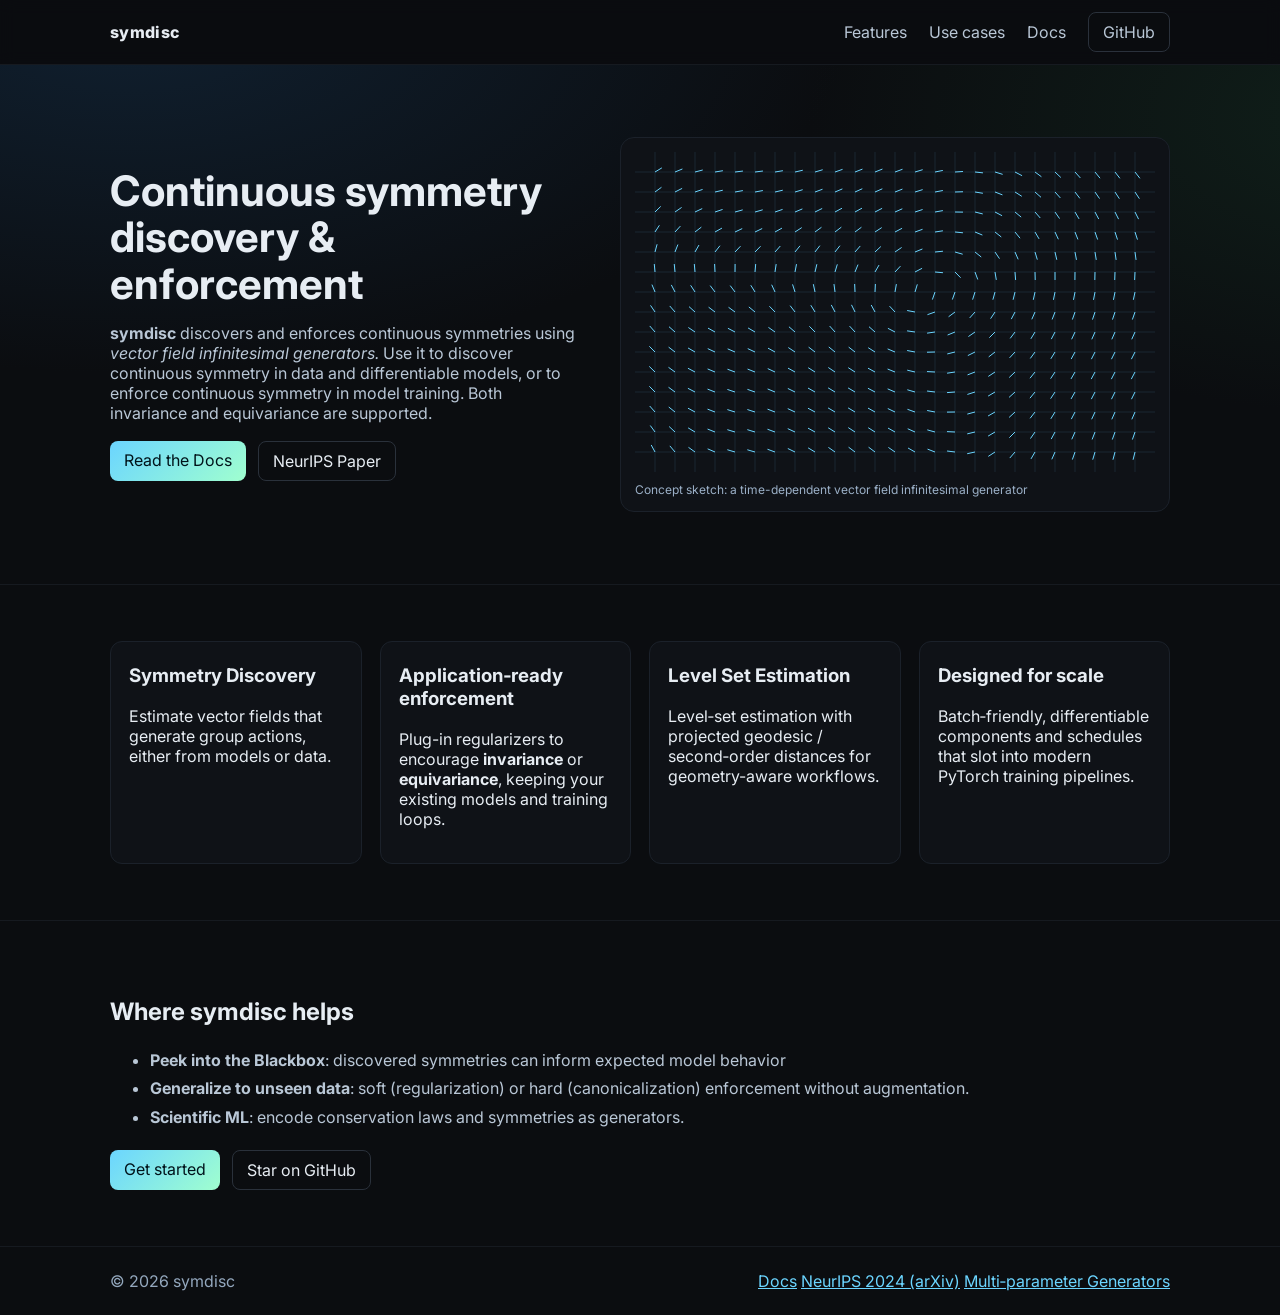
<file: index.html>
<!DOCTYPE html>
<html lang="en">
<head>
  <meta charset="utf-8" />
  <meta name="viewport" content="width=device-width, initial-scale=1" />
  <title>symdisc — Continuous Symmetry Discovery & Enforcement</title>
  <meta name="description" content="symdisc: continuous symmetry discovery & enforcement using vector fields" />
  <link rel="preconnect" href="https://fonts.googleapis.com">
  <link rel="preconnect" href="https://fonts.gstatic.com" crossorigin>
  <link href="https://fonts.googleapis.com/css2?family=Inter:wght@300;400;600;800&display=swap" rel="stylesheet">
  <link rel="stylesheet" href="css/main.css" />
</head>

<body>
  <header class="nav">
    <div class="container nav-inner">
      <div class="brand">symdisc</div>
      <nav class="links">
        <a href="features.html">Features</a>
        <a href="use-cases.html">Use cases</a>
        <a href="docs/">Docs</a>
        <a class="btn" href="https://github.com/KevinMoonLab/SymmetryML" target="_blank" rel="noopener">GitHub</a>
      </nav>
    </div>
  </header>

  <section class="hero">
    <div class="container hero-inner">
      <div class="hero-copy">
        <h1>Continuous symmetry<br/> discovery & enforcement</h1>
        <p>
          <strong>symdisc</strong> discovers and enforces continuous symmetries using <em>vector field infinitesimal generators.</em> Use it to discover continuous symmetry in data and differentiable models, or to enforce continuous symmetry in model training. Both invariance and equivariance are supported. 
        </p>
        <div class="cta">
          <a class="btn primary" href="/docs/">Read the Docs</a>
          <a class="btn ghost" href="https://proceedings.neurips.cc/paper_files/paper/2024/file/cd04ec5aebfbe397c7fd718c35d02e0b-Paper-Conference.pdf" target="_blank" rel="noopener">
            NeurIPS Paper
          </a>
        </div>
      </div>

      <div class="hero-visual">
        <canvas id="vfCanvas" width="520" height="320"></canvas>
        <div class="caption">Concept sketch: a time-dependent vector field infinitesimal generator</div>
      </div>
    </div>
  </section>

  <section id="features" class="features">
    <div class="container grid">
      <div class="card">
        <h3>Symmetry Discovery</h3>
        <p>Estimate vector fields that generate group actions, either from models or data.</p>
      </div>

      <div class="card">
        <h3>Application‑ready enforcement</h3>
        <p>Plug-in regularizers to encourage <strong>invariance</strong> or <strong>equivariance</strong>, keeping your existing models and training loops.</p>
      </div>

      <div class="card">
        <h3>Level Set Estimation</h3>
        <p>Level‑set estimation with projected geodesic / second‑order distances for geometry-aware workflows.</p>
      </div>

      <div class="card">
        <h3>Designed for scale</h3>
        <p>Batch‑friendly, differentiable components and schedules that slot into modern PyTorch training pipelines.</p>
      </div>
    </div>
  </section>

  <section id="use-cases" class="use-cases">
    <div class="container">
      <h2>Where symdisc helps</h2>
      <ul class="bullets">
        <li><strong>Peek into the Blackbox</strong>: discovered symmetries can inform expected model behavior</li>
        <li><strong>Generalize to unseen data</strong>: soft (regularization) or hard (canonicalization) enforcement without augmentation.</li>
        <li><strong>Scientific ML</strong>: encode conservation laws and symmetries as generators.</li>
      </ul>
      <div class="cta">
        <a class="btn primary" href="/docs/">Get started</a>
        <a class="btn" href="https://github.com/KevinMoonLab/SymmetryML" target="_blank" rel="noopener">
          Star on GitHub
        </a>
      </div>
    </div>
  </section>

  <footer class="footer">
    <div class="container footer-inner">
      <div>© <span id="year"></span> symdisc</div>
      <div class="small-links">
        <a href="docs/">Docs</a>
        <a href="https://arxiv.org/abs/2406.03619" target="_blank" rel="noopener">NeurIPS 2024 (arXiv)</a>
        <a href="https://arxiv.org/abs/2505.08219" target="_blank" rel="noopener">Multi‑parameter Generators</a>
      </div>
    </div>
  </footer>

  <script src="js/main.js"></script>
</body>
</html>
</file>
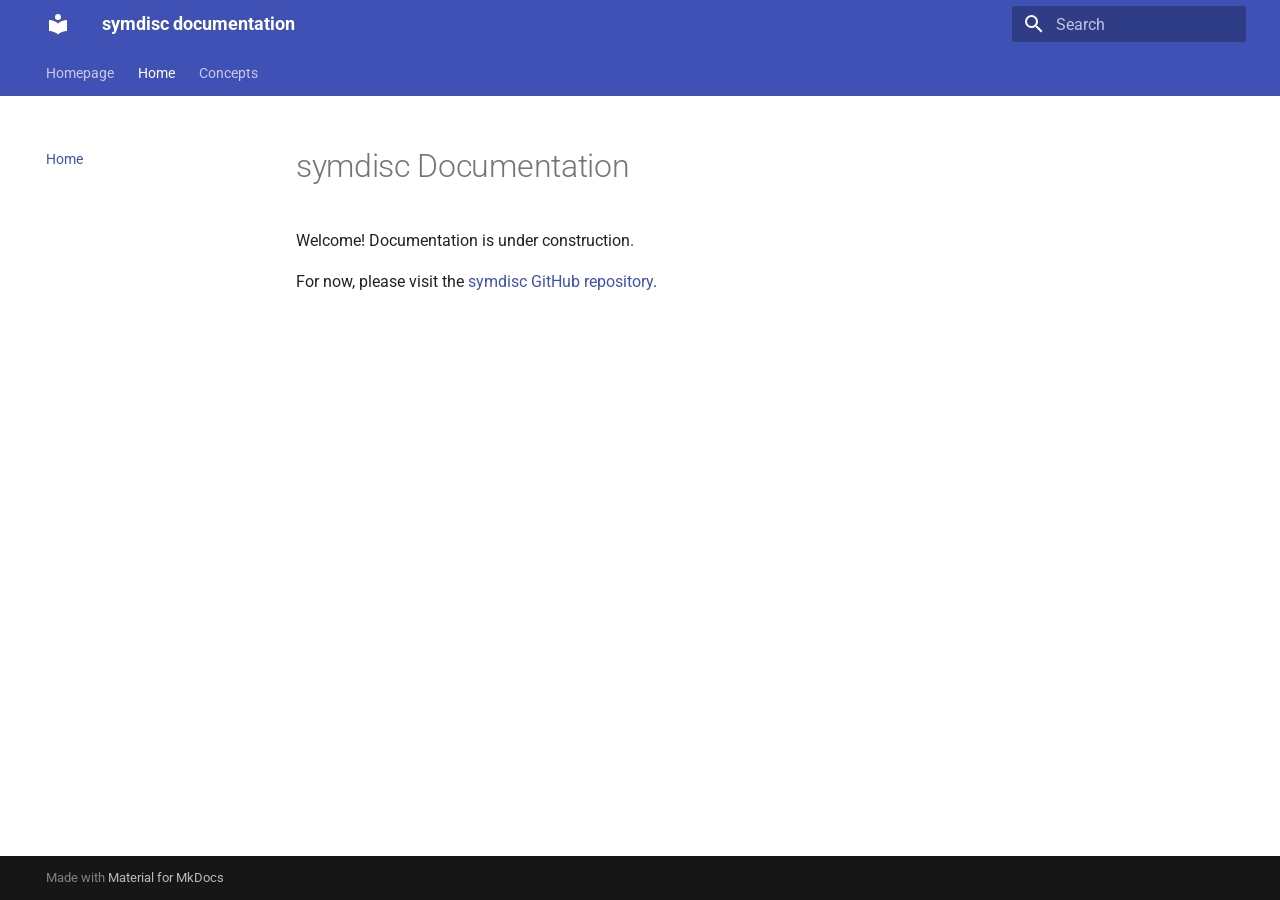
<file: docs/index.html>
<!doctype html>
<html lang="en" class="no-js">
  <head>
    
      <meta charset="utf-8">
      <meta name="viewport" content="width=device-width,initial-scale=1">
      
      
      
      
      
        <link rel="next" href="discovery/">
      
      
        
      
      
      <link rel="icon" href="assets/images/favicon.png">
      <meta name="generator" content="mkdocs-1.6.1, mkdocs-material-9.7.7">
    
    
      
        <title>symdisc documentation</title>
      
    
    
      <link rel="stylesheet" href="assets/stylesheets/main.ec1eaa64.min.css">
      
      


    
    
      
    
    
      
        
        
        <link rel="preconnect" href="https://fonts.gstatic.com" crossorigin>
        <link rel="stylesheet" href="https://fonts.googleapis.com/css?family=Roboto:300,300i,400,400i,700,700i%7CRoboto+Mono:400,400i,700,700i&display=fallback">
        <style>:root{--md-text-font:"Roboto";--md-code-font:"Roboto Mono"}</style>
      
    
    
    <script>__md_scope=new URL(".",location),__md_hash=e=>[...e].reduce(((e,_)=>(e<<5)-e+_.charCodeAt(0)),0),__md_get=(e,_=localStorage,t=__md_scope)=>JSON.parse(_.getItem(t.pathname+"."+e)),__md_set=(e,_,t=localStorage,a=__md_scope)=>{try{t.setItem(a.pathname+"."+e,JSON.stringify(_))}catch(e){}}</script>
    
      

    
    
  </head>
  
  
    <body dir="ltr">
  
    
    <input class="md-toggle" data-md-toggle="drawer" type="checkbox" id="__drawer" autocomplete="off">
    <input class="md-toggle" data-md-toggle="search" type="checkbox" id="__search" autocomplete="off">
    <label class="md-overlay" for="__drawer"></label>
    <div data-md-component="skip">
      
        
        <a href="#symdisc-documentation" class="md-skip">
          Skip to content
        </a>
      
    </div>
    <div data-md-component="announce">
      
    </div>
    
    
      

<header class="md-header" data-md-component="header">
  <nav class="md-header__inner md-grid" aria-label="Header">
    <a href="." title="symdisc documentation" class="md-header__button md-logo" aria-label="symdisc documentation" data-md-component="logo">
      
  
  <svg xmlns="http://www.w3.org/2000/svg" viewBox="0 0 24 24"><path d="M12 8a3 3 0 0 0 3-3 3 3 0 0 0-3-3 3 3 0 0 0-3 3 3 3 0 0 0 3 3m0 3.54C9.64 9.35 6.5 8 3 8v11c3.5 0 6.64 1.35 9 3.54 2.36-2.19 5.5-3.54 9-3.54V8c-3.5 0-6.64 1.35-9 3.54"/></svg>

    </a>
    <label class="md-header__button md-icon" for="__drawer">
      
      <svg xmlns="http://www.w3.org/2000/svg" viewBox="0 0 24 24"><path d="M3 6h18v2H3zm0 5h18v2H3zm0 5h18v2H3z"/></svg>
    </label>
    <div class="md-header__title" data-md-component="header-title">
      <div class="md-header__ellipsis">
        <div class="md-header__topic">
          <span class="md-ellipsis">
            symdisc documentation
          </span>
        </div>
        <div class="md-header__topic" data-md-component="header-topic">
          <span class="md-ellipsis">
            
              Home
            
          </span>
        </div>
      </div>
    </div>
    
    
      <script>var palette=__md_get("__palette");if(palette&&palette.color){if("(prefers-color-scheme)"===palette.color.media){var media=matchMedia("(prefers-color-scheme: light)"),input=document.querySelector(media.matches?"[data-md-color-media='(prefers-color-scheme: light)']":"[data-md-color-media='(prefers-color-scheme: dark)']");palette.color.media=input.getAttribute("data-md-color-media"),palette.color.scheme=input.getAttribute("data-md-color-scheme"),palette.color.primary=input.getAttribute("data-md-color-primary"),palette.color.accent=input.getAttribute("data-md-color-accent")}for(var[key,value]of Object.entries(palette.color))document.body.setAttribute("data-md-color-"+key,value)}</script>
    
    
    
      
      
        <label class="md-header__button md-icon" for="__search">
          
          <svg xmlns="http://www.w3.org/2000/svg" viewBox="0 0 24 24"><path d="M9.5 3A6.5 6.5 0 0 1 16 9.5c0 1.61-.59 3.09-1.56 4.23l.27.27h.79l5 5-1.5 1.5-5-5v-.79l-.27-.27A6.52 6.52 0 0 1 9.5 16 6.5 6.5 0 0 1 3 9.5 6.5 6.5 0 0 1 9.5 3m0 2C7 5 5 7 5 9.5S7 14 9.5 14 14 12 14 9.5 12 5 9.5 5"/></svg>
        </label>
        <div class="md-search" data-md-component="search" role="dialog">
  <label class="md-search__overlay" for="__search"></label>
  <div class="md-search__inner" role="search">
    <form class="md-search__form" name="search">
      <input type="text" class="md-search__input" name="query" aria-label="Search" placeholder="Search" autocapitalize="off" autocorrect="off" autocomplete="off" spellcheck="false" data-md-component="search-query" required>
      <label class="md-search__icon md-icon" for="__search">
        
        <svg xmlns="http://www.w3.org/2000/svg" viewBox="0 0 24 24"><path d="M9.5 3A6.5 6.5 0 0 1 16 9.5c0 1.61-.59 3.09-1.56 4.23l.27.27h.79l5 5-1.5 1.5-5-5v-.79l-.27-.27A6.52 6.52 0 0 1 9.5 16 6.5 6.5 0 0 1 3 9.5 6.5 6.5 0 0 1 9.5 3m0 2C7 5 5 7 5 9.5S7 14 9.5 14 14 12 14 9.5 12 5 9.5 5"/></svg>
        
        <svg xmlns="http://www.w3.org/2000/svg" viewBox="0 0 24 24"><path d="M20 11v2H8l5.5 5.5-1.42 1.42L4.16 12l7.92-7.92L13.5 5.5 8 11z"/></svg>
      </label>
      <nav class="md-search__options" aria-label="Search">
        
        <button type="reset" class="md-search__icon md-icon" title="Clear" aria-label="Clear" tabindex="-1">
          
          <svg xmlns="http://www.w3.org/2000/svg" viewBox="0 0 24 24"><path d="M19 6.41 17.59 5 12 10.59 6.41 5 5 6.41 10.59 12 5 17.59 6.41 19 12 13.41 17.59 19 19 17.59 13.41 12z"/></svg>
        </button>
      </nav>
      
    </form>
    <div class="md-search__output">
      <div class="md-search__scrollwrap" tabindex="0" data-md-scrollfix>
        <div class="md-search-result" data-md-component="search-result">
          <div class="md-search-result__meta">
            Initializing search
          </div>
          <ol class="md-search-result__list" role="presentation"></ol>
        </div>
      </div>
    </div>
  </div>
</div>
      
    
    
  </nav>
  
</header>
    
    <div class="md-container" data-md-component="container">
      
      
        
          
            
<nav class="md-tabs" aria-label="Tabs" data-md-component="tabs">
  <div class="md-grid">
    <ul class="md-tabs__list">
      
        
  
  
  
  
    <li class="md-tabs__item">
      <a href="../index.html" class="md-tabs__link">
        
  
  
    
  
  Homepage

      </a>
    </li>
  

      
        
  
  
  
    
  
  
    <li class="md-tabs__item md-tabs__item--active">
      <a href="." class="md-tabs__link">
        
  
  
    
  
  Home

      </a>
    </li>
  

      
        
  
  
  
  
    
    
      <li class="md-tabs__item">
        <a href="discovery/" class="md-tabs__link">
          
  
  
  Concepts

        </a>
      </li>
    
  

      
    </ul>
  </div>
</nav>
          
        
      
      <main class="md-main" data-md-component="main">
        <div class="md-main__inner md-grid">
          
            
              
              <div class="md-sidebar md-sidebar--primary" data-md-component="sidebar" data-md-type="navigation" >
                <div class="md-sidebar__scrollwrap">
                  <div class="md-sidebar__inner">
                    


  


<nav class="md-nav md-nav--primary md-nav--lifted" aria-label="Navigation" data-md-level="0">
  <label class="md-nav__title" for="__drawer">
    <a href="." title="symdisc documentation" class="md-nav__button md-logo" aria-label="symdisc documentation" data-md-component="logo">
      
  
  <svg xmlns="http://www.w3.org/2000/svg" viewBox="0 0 24 24"><path d="M12 8a3 3 0 0 0 3-3 3 3 0 0 0-3-3 3 3 0 0 0-3 3 3 3 0 0 0 3 3m0 3.54C9.64 9.35 6.5 8 3 8v11c3.5 0 6.64 1.35 9 3.54 2.36-2.19 5.5-3.54 9-3.54V8c-3.5 0-6.64 1.35-9 3.54"/></svg>

    </a>
    symdisc documentation
  </label>
  
  <ul class="md-nav__list" data-md-scrollfix>
    
      
      
  
  
  
  
    <li class="md-nav__item">
      <a href="../index.html" class="md-nav__link">
        
  
  
  <span class="md-ellipsis">
    
  
    Homepage
  

    
  </span>
  
  

      </a>
    </li>
  

    
      
      
  
  
    
  
  
  
    <li class="md-nav__item md-nav__item--active">
      
      <input class="md-nav__toggle md-toggle" type="checkbox" id="__toc">
      
      
        
      
      
      <a href="." class="md-nav__link md-nav__link--active">
        
  
  
  <span class="md-ellipsis">
    
  
    Home
  

    
  </span>
  
  

      </a>
      
    </li>
  

    
      
      
  
  
  
  
    
    
    
    
      
      
        
      
    
    
    <li class="md-nav__item md-nav__item--nested">
      
        
        
        <input class="md-nav__toggle md-toggle " type="checkbox" id="__nav_3" >
        
          
          <label class="md-nav__link" for="__nav_3" id="__nav_3_label" tabindex="0">
            
  
  
  <span class="md-ellipsis">
    
  
    Concepts
  

    
  </span>
  
  

            <span class="md-nav__icon md-icon"></span>
          </label>
        
        <nav class="md-nav" data-md-level="1" aria-labelledby="__nav_3_label" aria-expanded="false">
          <label class="md-nav__title" for="__nav_3">
            <span class="md-nav__icon md-icon"></span>
            
  
    Concepts
  

          </label>
          <ul class="md-nav__list" data-md-scrollfix>
            
              
                
  
  
  
  
    <li class="md-nav__item">
      <a href="discovery/" class="md-nav__link">
        
  
  
  <span class="md-ellipsis">
    
  
    Discovery
  

    
  </span>
  
  

      </a>
    </li>
  

              
            
              
                
  
  
  
  
    <li class="md-nav__item">
      <a href="lse/" class="md-nav__link">
        
  
  
  <span class="md-ellipsis">
    
  
    Level-Set Estimation (LSE)
  

    
  </span>
  
  

      </a>
    </li>
  

              
            
              
                
  
  
  
  
    <li class="md-nav__item">
      <a href="regularization/" class="md-nav__link">
        
  
  
  <span class="md-ellipsis">
    
  
    Regularization
  

    
  </span>
  
  

      </a>
    </li>
  

              
            
              
                
  
  
  
  
    <li class="md-nav__item">
      <a href="canonicalization/" class="md-nav__link">
        
  
  
  <span class="md-ellipsis">
    
  
    Canonicalization (WIP)
  

    
  </span>
  
  

      </a>
    </li>
  

              
            
          </ul>
        </nav>
      
    </li>
  

    
  </ul>
</nav>
                  </div>
                </div>
              </div>
            
            
              
              <div class="md-sidebar md-sidebar--secondary" data-md-component="sidebar" data-md-type="toc" >
                <div class="md-sidebar__scrollwrap">
                  <div class="md-sidebar__inner">
                    

<nav class="md-nav md-nav--secondary" aria-label="Table of contents">
  
  
  
    
  
  
</nav>
                  </div>
                </div>
              </div>
            
          
          
            <div class="md-content" data-md-component="content">
              
              <article class="md-content__inner md-typeset">
                
                  



<h1 id="symdisc-documentation">symdisc Documentation<a class="headerlink" href="#symdisc-documentation" title="Permanent link">&para;</a></h1>
<p>Welcome! Documentation is under construction.</p>
<p>For now, please visit the <a href="https://github.com/KevinMoonLab/SymmetryML">symdisc GitHub repository</a>.</p>












                
              </article>
            </div>
          
          
<script>var target=document.getElementById(location.hash.slice(1));target&&target.name&&(target.checked=target.name.startsWith("__tabbed_"))</script>
        </div>
        
      </main>
      
        <footer class="md-footer">
  
  <div class="md-footer-meta md-typeset">
    <div class="md-footer-meta__inner md-grid">
      <div class="md-copyright">
  
  
    Made with
    <a href="https://squidfunk.github.io/mkdocs-material/" target="_blank" rel="noopener">
      Material for MkDocs
    </a>
  
</div>
      
    </div>
  </div>
</footer>
      
    </div>
    <div class="md-dialog" data-md-component="dialog">
      <div class="md-dialog__inner md-typeset"></div>
    </div>
    
    
    
      
      
      <script id="__config" type="application/json">{"annotate": null, "base": ".", "features": ["navigation.tabs", "navigation.sections", "navigation.instant"], "search": "assets/javascripts/workers/search.2c215733.min.js", "tags": null, "translations": {"clipboard.copied": "Copied to clipboard", "clipboard.copy": "Copy to clipboard", "search.result.more.one": "1 more on this page", "search.result.more.other": "# more on this page", "search.result.none": "No matching documents", "search.result.one": "1 matching document", "search.result.other": "# matching documents", "search.result.placeholder": "Type to start searching", "search.result.term.missing": "Missing", "select.version": "Select version"}, "version": null}</script>
    
    
      <script src="assets/javascripts/bundle.d7400e89.min.js"></script>
      
    
  </body>
</html>
</file>
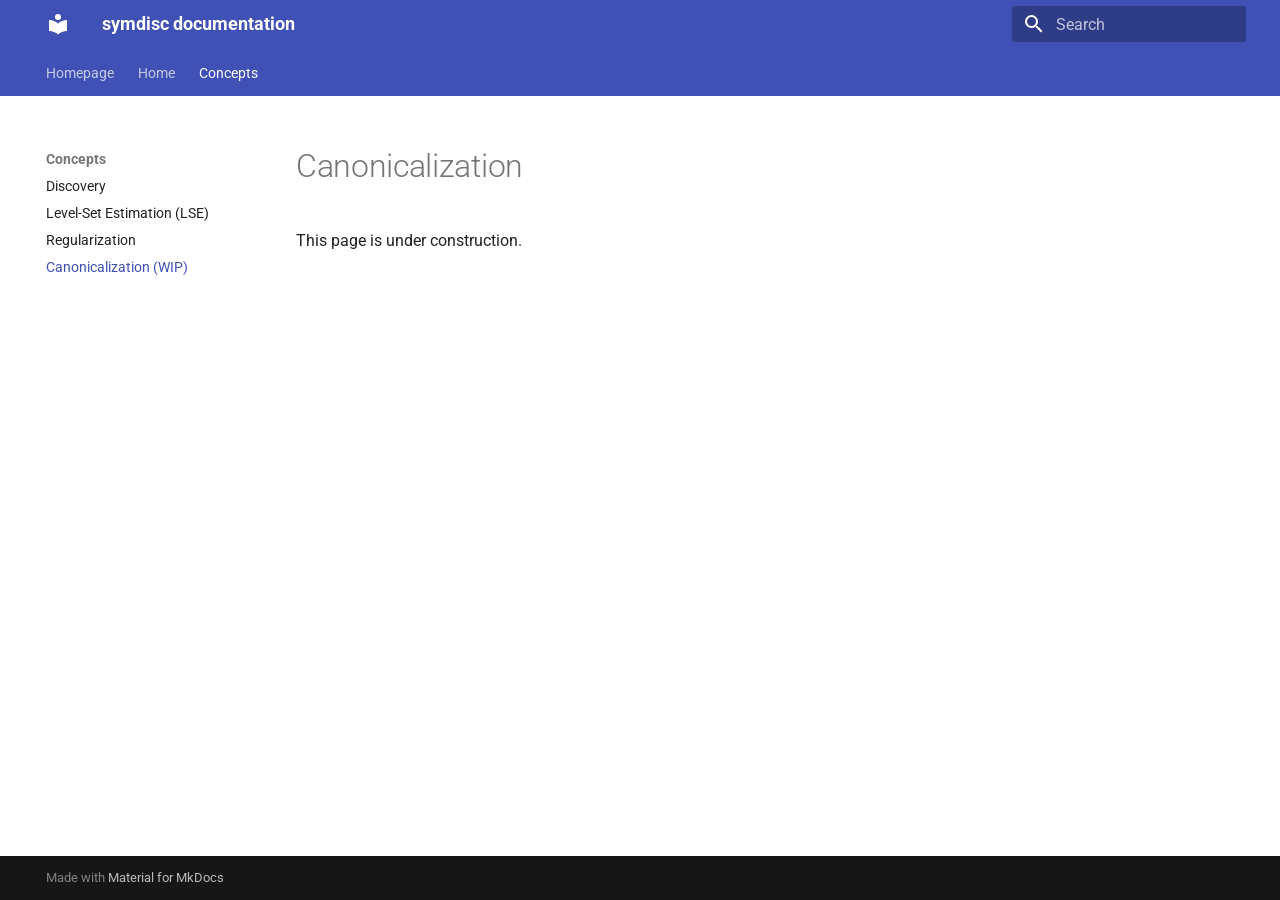
<file: docs/canonicalization/index.html>
<!doctype html>
<html lang="en" class="no-js">
  <head>
    
      <meta charset="utf-8">
      <meta name="viewport" content="width=device-width,initial-scale=1">
      
      
      
      
        <link rel="prev" href="../regularization/">
      
      
      
        
      
      
      <link rel="icon" href="../assets/images/favicon.png">
      <meta name="generator" content="mkdocs-1.6.1, mkdocs-material-9.7.7">
    
    
      
        <title>Canonicalization (WIP) - symdisc documentation</title>
      
    
    
      <link rel="stylesheet" href="../assets/stylesheets/main.ec1eaa64.min.css">
      
      


    
    
      
    
    
      
        
        
        <link rel="preconnect" href="https://fonts.gstatic.com" crossorigin>
        <link rel="stylesheet" href="https://fonts.googleapis.com/css?family=Roboto:300,300i,400,400i,700,700i%7CRoboto+Mono:400,400i,700,700i&display=fallback">
        <style>:root{--md-text-font:"Roboto";--md-code-font:"Roboto Mono"}</style>
      
    
    
    <script>__md_scope=new URL("..",location),__md_hash=e=>[...e].reduce(((e,_)=>(e<<5)-e+_.charCodeAt(0)),0),__md_get=(e,_=localStorage,t=__md_scope)=>JSON.parse(_.getItem(t.pathname+"."+e)),__md_set=(e,_,t=localStorage,a=__md_scope)=>{try{t.setItem(a.pathname+"."+e,JSON.stringify(_))}catch(e){}}</script>
    
      

    
    
  </head>
  
  
    <body dir="ltr">
  
    
    <input class="md-toggle" data-md-toggle="drawer" type="checkbox" id="__drawer" autocomplete="off">
    <input class="md-toggle" data-md-toggle="search" type="checkbox" id="__search" autocomplete="off">
    <label class="md-overlay" for="__drawer"></label>
    <div data-md-component="skip">
      
        
        <a href="#canonicalization" class="md-skip">
          Skip to content
        </a>
      
    </div>
    <div data-md-component="announce">
      
    </div>
    
    
      

<header class="md-header" data-md-component="header">
  <nav class="md-header__inner md-grid" aria-label="Header">
    <a href=".." title="symdisc documentation" class="md-header__button md-logo" aria-label="symdisc documentation" data-md-component="logo">
      
  
  <svg xmlns="http://www.w3.org/2000/svg" viewBox="0 0 24 24"><path d="M12 8a3 3 0 0 0 3-3 3 3 0 0 0-3-3 3 3 0 0 0-3 3 3 3 0 0 0 3 3m0 3.54C9.64 9.35 6.5 8 3 8v11c3.5 0 6.64 1.35 9 3.54 2.36-2.19 5.5-3.54 9-3.54V8c-3.5 0-6.64 1.35-9 3.54"/></svg>

    </a>
    <label class="md-header__button md-icon" for="__drawer">
      
      <svg xmlns="http://www.w3.org/2000/svg" viewBox="0 0 24 24"><path d="M3 6h18v2H3zm0 5h18v2H3zm0 5h18v2H3z"/></svg>
    </label>
    <div class="md-header__title" data-md-component="header-title">
      <div class="md-header__ellipsis">
        <div class="md-header__topic">
          <span class="md-ellipsis">
            symdisc documentation
          </span>
        </div>
        <div class="md-header__topic" data-md-component="header-topic">
          <span class="md-ellipsis">
            
              Canonicalization (WIP)
            
          </span>
        </div>
      </div>
    </div>
    
    
      <script>var palette=__md_get("__palette");if(palette&&palette.color){if("(prefers-color-scheme)"===palette.color.media){var media=matchMedia("(prefers-color-scheme: light)"),input=document.querySelector(media.matches?"[data-md-color-media='(prefers-color-scheme: light)']":"[data-md-color-media='(prefers-color-scheme: dark)']");palette.color.media=input.getAttribute("data-md-color-media"),palette.color.scheme=input.getAttribute("data-md-color-scheme"),palette.color.primary=input.getAttribute("data-md-color-primary"),palette.color.accent=input.getAttribute("data-md-color-accent")}for(var[key,value]of Object.entries(palette.color))document.body.setAttribute("data-md-color-"+key,value)}</script>
    
    
    
      
      
        <label class="md-header__button md-icon" for="__search">
          
          <svg xmlns="http://www.w3.org/2000/svg" viewBox="0 0 24 24"><path d="M9.5 3A6.5 6.5 0 0 1 16 9.5c0 1.61-.59 3.09-1.56 4.23l.27.27h.79l5 5-1.5 1.5-5-5v-.79l-.27-.27A6.52 6.52 0 0 1 9.5 16 6.5 6.5 0 0 1 3 9.5 6.5 6.5 0 0 1 9.5 3m0 2C7 5 5 7 5 9.5S7 14 9.5 14 14 12 14 9.5 12 5 9.5 5"/></svg>
        </label>
        <div class="md-search" data-md-component="search" role="dialog">
  <label class="md-search__overlay" for="__search"></label>
  <div class="md-search__inner" role="search">
    <form class="md-search__form" name="search">
      <input type="text" class="md-search__input" name="query" aria-label="Search" placeholder="Search" autocapitalize="off" autocorrect="off" autocomplete="off" spellcheck="false" data-md-component="search-query" required>
      <label class="md-search__icon md-icon" for="__search">
        
        <svg xmlns="http://www.w3.org/2000/svg" viewBox="0 0 24 24"><path d="M9.5 3A6.5 6.5 0 0 1 16 9.5c0 1.61-.59 3.09-1.56 4.23l.27.27h.79l5 5-1.5 1.5-5-5v-.79l-.27-.27A6.52 6.52 0 0 1 9.5 16 6.5 6.5 0 0 1 3 9.5 6.5 6.5 0 0 1 9.5 3m0 2C7 5 5 7 5 9.5S7 14 9.5 14 14 12 14 9.5 12 5 9.5 5"/></svg>
        
        <svg xmlns="http://www.w3.org/2000/svg" viewBox="0 0 24 24"><path d="M20 11v2H8l5.5 5.5-1.42 1.42L4.16 12l7.92-7.92L13.5 5.5 8 11z"/></svg>
      </label>
      <nav class="md-search__options" aria-label="Search">
        
        <button type="reset" class="md-search__icon md-icon" title="Clear" aria-label="Clear" tabindex="-1">
          
          <svg xmlns="http://www.w3.org/2000/svg" viewBox="0 0 24 24"><path d="M19 6.41 17.59 5 12 10.59 6.41 5 5 6.41 10.59 12 5 17.59 6.41 19 12 13.41 17.59 19 19 17.59 13.41 12z"/></svg>
        </button>
      </nav>
      
    </form>
    <div class="md-search__output">
      <div class="md-search__scrollwrap" tabindex="0" data-md-scrollfix>
        <div class="md-search-result" data-md-component="search-result">
          <div class="md-search-result__meta">
            Initializing search
          </div>
          <ol class="md-search-result__list" role="presentation"></ol>
        </div>
      </div>
    </div>
  </div>
</div>
      
    
    
  </nav>
  
</header>
    
    <div class="md-container" data-md-component="container">
      
      
        
          
            
<nav class="md-tabs" aria-label="Tabs" data-md-component="tabs">
  <div class="md-grid">
    <ul class="md-tabs__list">
      
        
  
  
  
  
    <li class="md-tabs__item">
      <a href="../../index.html" class="md-tabs__link">
        
  
  
    
  
  Homepage

      </a>
    </li>
  

      
        
  
  
  
  
    <li class="md-tabs__item">
      <a href=".." class="md-tabs__link">
        
  
  
    
  
  Home

      </a>
    </li>
  

      
        
  
  
  
    
  
  
    
    
      <li class="md-tabs__item md-tabs__item--active">
        <a href="../discovery/" class="md-tabs__link">
          
  
  
  Concepts

        </a>
      </li>
    
  

      
    </ul>
  </div>
</nav>
          
        
      
      <main class="md-main" data-md-component="main">
        <div class="md-main__inner md-grid">
          
            
              
              <div class="md-sidebar md-sidebar--primary" data-md-component="sidebar" data-md-type="navigation" >
                <div class="md-sidebar__scrollwrap">
                  <div class="md-sidebar__inner">
                    


  


<nav class="md-nav md-nav--primary md-nav--lifted" aria-label="Navigation" data-md-level="0">
  <label class="md-nav__title" for="__drawer">
    <a href=".." title="symdisc documentation" class="md-nav__button md-logo" aria-label="symdisc documentation" data-md-component="logo">
      
  
  <svg xmlns="http://www.w3.org/2000/svg" viewBox="0 0 24 24"><path d="M12 8a3 3 0 0 0 3-3 3 3 0 0 0-3-3 3 3 0 0 0-3 3 3 3 0 0 0 3 3m0 3.54C9.64 9.35 6.5 8 3 8v11c3.5 0 6.64 1.35 9 3.54 2.36-2.19 5.5-3.54 9-3.54V8c-3.5 0-6.64 1.35-9 3.54"/></svg>

    </a>
    symdisc documentation
  </label>
  
  <ul class="md-nav__list" data-md-scrollfix>
    
      
      
  
  
  
  
    <li class="md-nav__item">
      <a href="../../index.html" class="md-nav__link">
        
  
  
  <span class="md-ellipsis">
    
  
    Homepage
  

    
  </span>
  
  

      </a>
    </li>
  

    
      
      
  
  
  
  
    <li class="md-nav__item">
      <a href=".." class="md-nav__link">
        
  
  
  <span class="md-ellipsis">
    
  
    Home
  

    
  </span>
  
  

      </a>
    </li>
  

    
      
      
  
  
    
  
  
  
    
    
    
    
      
        
        
      
      
        
      
    
    
    <li class="md-nav__item md-nav__item--active md-nav__item--section md-nav__item--nested">
      
        
        
        <input class="md-nav__toggle md-toggle " type="checkbox" id="__nav_3" checked>
        
          
          <label class="md-nav__link" for="__nav_3" id="__nav_3_label" tabindex="">
            
  
  
  <span class="md-ellipsis">
    
  
    Concepts
  

    
  </span>
  
  

            <span class="md-nav__icon md-icon"></span>
          </label>
        
        <nav class="md-nav" data-md-level="1" aria-labelledby="__nav_3_label" aria-expanded="true">
          <label class="md-nav__title" for="__nav_3">
            <span class="md-nav__icon md-icon"></span>
            
  
    Concepts
  

          </label>
          <ul class="md-nav__list" data-md-scrollfix>
            
              
                
  
  
  
  
    <li class="md-nav__item">
      <a href="../discovery/" class="md-nav__link">
        
  
  
  <span class="md-ellipsis">
    
  
    Discovery
  

    
  </span>
  
  

      </a>
    </li>
  

              
            
              
                
  
  
  
  
    <li class="md-nav__item">
      <a href="../lse/" class="md-nav__link">
        
  
  
  <span class="md-ellipsis">
    
  
    Level-Set Estimation (LSE)
  

    
  </span>
  
  

      </a>
    </li>
  

              
            
              
                
  
  
  
  
    <li class="md-nav__item">
      <a href="../regularization/" class="md-nav__link">
        
  
  
  <span class="md-ellipsis">
    
  
    Regularization
  

    
  </span>
  
  

      </a>
    </li>
  

              
            
              
                
  
  
    
  
  
  
    <li class="md-nav__item md-nav__item--active">
      
      <input class="md-nav__toggle md-toggle" type="checkbox" id="__toc">
      
      
        
      
      
      <a href="./" class="md-nav__link md-nav__link--active">
        
  
  
  <span class="md-ellipsis">
    
  
    Canonicalization (WIP)
  

    
  </span>
  
  

      </a>
      
    </li>
  

              
            
          </ul>
        </nav>
      
    </li>
  

    
  </ul>
</nav>
                  </div>
                </div>
              </div>
            
            
              
              <div class="md-sidebar md-sidebar--secondary" data-md-component="sidebar" data-md-type="toc" >
                <div class="md-sidebar__scrollwrap">
                  <div class="md-sidebar__inner">
                    

<nav class="md-nav md-nav--secondary" aria-label="Table of contents">
  
  
  
    
  
  
</nav>
                  </div>
                </div>
              </div>
            
          
          
            <div class="md-content" data-md-component="content">
              
              <article class="md-content__inner md-typeset">
                
                  



<h1 id="canonicalization">Canonicalization<a class="headerlink" href="#canonicalization" title="Permanent link">&para;</a></h1>
<p>This page is under construction.</p>












                
              </article>
            </div>
          
          
<script>var target=document.getElementById(location.hash.slice(1));target&&target.name&&(target.checked=target.name.startsWith("__tabbed_"))</script>
        </div>
        
      </main>
      
        <footer class="md-footer">
  
  <div class="md-footer-meta md-typeset">
    <div class="md-footer-meta__inner md-grid">
      <div class="md-copyright">
  
  
    Made with
    <a href="https://squidfunk.github.io/mkdocs-material/" target="_blank" rel="noopener">
      Material for MkDocs
    </a>
  
</div>
      
    </div>
  </div>
</footer>
      
    </div>
    <div class="md-dialog" data-md-component="dialog">
      <div class="md-dialog__inner md-typeset"></div>
    </div>
    
    
    
      
      
      <script id="__config" type="application/json">{"annotate": null, "base": "..", "features": ["navigation.tabs", "navigation.sections", "navigation.instant"], "search": "../assets/javascripts/workers/search.2c215733.min.js", "tags": null, "translations": {"clipboard.copied": "Copied to clipboard", "clipboard.copy": "Copy to clipboard", "search.result.more.one": "1 more on this page", "search.result.more.other": "# more on this page", "search.result.none": "No matching documents", "search.result.one": "1 matching document", "search.result.other": "# matching documents", "search.result.placeholder": "Type to start searching", "search.result.term.missing": "Missing", "select.version": "Select version"}, "version": null}</script>
    
    
      <script src="../assets/javascripts/bundle.d7400e89.min.js"></script>
      
    
  </body>
</html>
</file>
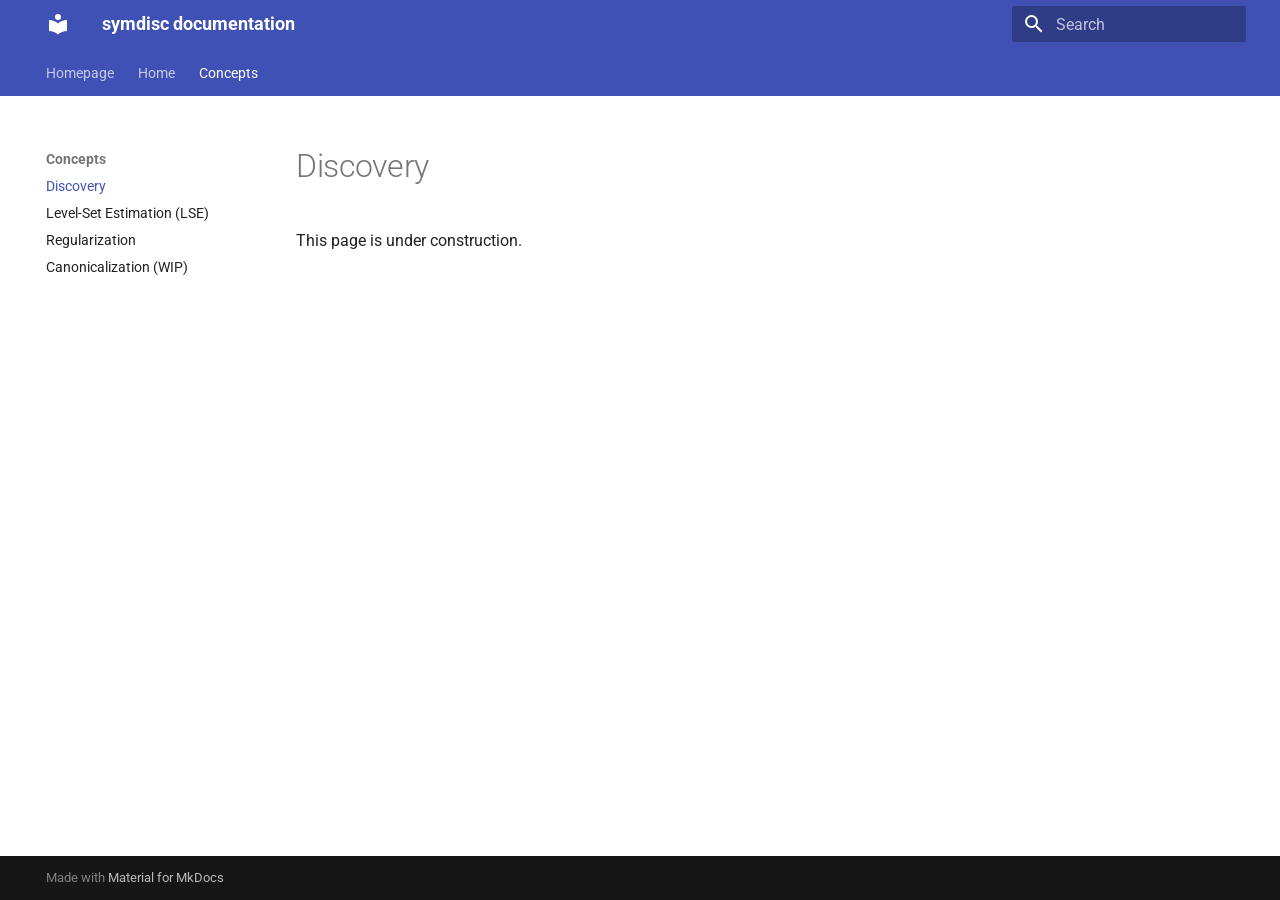
<file: docs/discovery/index.html>
<!doctype html>
<html lang="en" class="no-js">
  <head>
    
      <meta charset="utf-8">
      <meta name="viewport" content="width=device-width,initial-scale=1">
      
      
      
      
        <link rel="prev" href="..">
      
      
        <link rel="next" href="../lse/">
      
      
        
      
      
      <link rel="icon" href="../assets/images/favicon.png">
      <meta name="generator" content="mkdocs-1.6.1, mkdocs-material-9.7.7">
    
    
      
        <title>Discovery - symdisc documentation</title>
      
    
    
      <link rel="stylesheet" href="../assets/stylesheets/main.ec1eaa64.min.css">
      
      


    
    
      
    
    
      
        
        
        <link rel="preconnect" href="https://fonts.gstatic.com" crossorigin>
        <link rel="stylesheet" href="https://fonts.googleapis.com/css?family=Roboto:300,300i,400,400i,700,700i%7CRoboto+Mono:400,400i,700,700i&display=fallback">
        <style>:root{--md-text-font:"Roboto";--md-code-font:"Roboto Mono"}</style>
      
    
    
    <script>__md_scope=new URL("..",location),__md_hash=e=>[...e].reduce(((e,_)=>(e<<5)-e+_.charCodeAt(0)),0),__md_get=(e,_=localStorage,t=__md_scope)=>JSON.parse(_.getItem(t.pathname+"."+e)),__md_set=(e,_,t=localStorage,a=__md_scope)=>{try{t.setItem(a.pathname+"."+e,JSON.stringify(_))}catch(e){}}</script>
    
      

    
    
  </head>
  
  
    <body dir="ltr">
  
    
    <input class="md-toggle" data-md-toggle="drawer" type="checkbox" id="__drawer" autocomplete="off">
    <input class="md-toggle" data-md-toggle="search" type="checkbox" id="__search" autocomplete="off">
    <label class="md-overlay" for="__drawer"></label>
    <div data-md-component="skip">
      
        
        <a href="#discovery" class="md-skip">
          Skip to content
        </a>
      
    </div>
    <div data-md-component="announce">
      
    </div>
    
    
      

<header class="md-header" data-md-component="header">
  <nav class="md-header__inner md-grid" aria-label="Header">
    <a href=".." title="symdisc documentation" class="md-header__button md-logo" aria-label="symdisc documentation" data-md-component="logo">
      
  
  <svg xmlns="http://www.w3.org/2000/svg" viewBox="0 0 24 24"><path d="M12 8a3 3 0 0 0 3-3 3 3 0 0 0-3-3 3 3 0 0 0-3 3 3 3 0 0 0 3 3m0 3.54C9.64 9.35 6.5 8 3 8v11c3.5 0 6.64 1.35 9 3.54 2.36-2.19 5.5-3.54 9-3.54V8c-3.5 0-6.64 1.35-9 3.54"/></svg>

    </a>
    <label class="md-header__button md-icon" for="__drawer">
      
      <svg xmlns="http://www.w3.org/2000/svg" viewBox="0 0 24 24"><path d="M3 6h18v2H3zm0 5h18v2H3zm0 5h18v2H3z"/></svg>
    </label>
    <div class="md-header__title" data-md-component="header-title">
      <div class="md-header__ellipsis">
        <div class="md-header__topic">
          <span class="md-ellipsis">
            symdisc documentation
          </span>
        </div>
        <div class="md-header__topic" data-md-component="header-topic">
          <span class="md-ellipsis">
            
              Discovery
            
          </span>
        </div>
      </div>
    </div>
    
    
      <script>var palette=__md_get("__palette");if(palette&&palette.color){if("(prefers-color-scheme)"===palette.color.media){var media=matchMedia("(prefers-color-scheme: light)"),input=document.querySelector(media.matches?"[data-md-color-media='(prefers-color-scheme: light)']":"[data-md-color-media='(prefers-color-scheme: dark)']");palette.color.media=input.getAttribute("data-md-color-media"),palette.color.scheme=input.getAttribute("data-md-color-scheme"),palette.color.primary=input.getAttribute("data-md-color-primary"),palette.color.accent=input.getAttribute("data-md-color-accent")}for(var[key,value]of Object.entries(palette.color))document.body.setAttribute("data-md-color-"+key,value)}</script>
    
    
    
      
      
        <label class="md-header__button md-icon" for="__search">
          
          <svg xmlns="http://www.w3.org/2000/svg" viewBox="0 0 24 24"><path d="M9.5 3A6.5 6.5 0 0 1 16 9.5c0 1.61-.59 3.09-1.56 4.23l.27.27h.79l5 5-1.5 1.5-5-5v-.79l-.27-.27A6.52 6.52 0 0 1 9.5 16 6.5 6.5 0 0 1 3 9.5 6.5 6.5 0 0 1 9.5 3m0 2C7 5 5 7 5 9.5S7 14 9.5 14 14 12 14 9.5 12 5 9.5 5"/></svg>
        </label>
        <div class="md-search" data-md-component="search" role="dialog">
  <label class="md-search__overlay" for="__search"></label>
  <div class="md-search__inner" role="search">
    <form class="md-search__form" name="search">
      <input type="text" class="md-search__input" name="query" aria-label="Search" placeholder="Search" autocapitalize="off" autocorrect="off" autocomplete="off" spellcheck="false" data-md-component="search-query" required>
      <label class="md-search__icon md-icon" for="__search">
        
        <svg xmlns="http://www.w3.org/2000/svg" viewBox="0 0 24 24"><path d="M9.5 3A6.5 6.5 0 0 1 16 9.5c0 1.61-.59 3.09-1.56 4.23l.27.27h.79l5 5-1.5 1.5-5-5v-.79l-.27-.27A6.52 6.52 0 0 1 9.5 16 6.5 6.5 0 0 1 3 9.5 6.5 6.5 0 0 1 9.5 3m0 2C7 5 5 7 5 9.5S7 14 9.5 14 14 12 14 9.5 12 5 9.5 5"/></svg>
        
        <svg xmlns="http://www.w3.org/2000/svg" viewBox="0 0 24 24"><path d="M20 11v2H8l5.5 5.5-1.42 1.42L4.16 12l7.92-7.92L13.5 5.5 8 11z"/></svg>
      </label>
      <nav class="md-search__options" aria-label="Search">
        
        <button type="reset" class="md-search__icon md-icon" title="Clear" aria-label="Clear" tabindex="-1">
          
          <svg xmlns="http://www.w3.org/2000/svg" viewBox="0 0 24 24"><path d="M19 6.41 17.59 5 12 10.59 6.41 5 5 6.41 10.59 12 5 17.59 6.41 19 12 13.41 17.59 19 19 17.59 13.41 12z"/></svg>
        </button>
      </nav>
      
    </form>
    <div class="md-search__output">
      <div class="md-search__scrollwrap" tabindex="0" data-md-scrollfix>
        <div class="md-search-result" data-md-component="search-result">
          <div class="md-search-result__meta">
            Initializing search
          </div>
          <ol class="md-search-result__list" role="presentation"></ol>
        </div>
      </div>
    </div>
  </div>
</div>
      
    
    
  </nav>
  
</header>
    
    <div class="md-container" data-md-component="container">
      
      
        
          
            
<nav class="md-tabs" aria-label="Tabs" data-md-component="tabs">
  <div class="md-grid">
    <ul class="md-tabs__list">
      
        
  
  
  
  
    <li class="md-tabs__item">
      <a href="../../index.html" class="md-tabs__link">
        
  
  
    
  
  Homepage

      </a>
    </li>
  

      
        
  
  
  
  
    <li class="md-tabs__item">
      <a href=".." class="md-tabs__link">
        
  
  
    
  
  Home

      </a>
    </li>
  

      
        
  
  
  
    
  
  
    
    
      <li class="md-tabs__item md-tabs__item--active">
        <a href="./" class="md-tabs__link">
          
  
  
  Concepts

        </a>
      </li>
    
  

      
    </ul>
  </div>
</nav>
          
        
      
      <main class="md-main" data-md-component="main">
        <div class="md-main__inner md-grid">
          
            
              
              <div class="md-sidebar md-sidebar--primary" data-md-component="sidebar" data-md-type="navigation" >
                <div class="md-sidebar__scrollwrap">
                  <div class="md-sidebar__inner">
                    


  


<nav class="md-nav md-nav--primary md-nav--lifted" aria-label="Navigation" data-md-level="0">
  <label class="md-nav__title" for="__drawer">
    <a href=".." title="symdisc documentation" class="md-nav__button md-logo" aria-label="symdisc documentation" data-md-component="logo">
      
  
  <svg xmlns="http://www.w3.org/2000/svg" viewBox="0 0 24 24"><path d="M12 8a3 3 0 0 0 3-3 3 3 0 0 0-3-3 3 3 0 0 0-3 3 3 3 0 0 0 3 3m0 3.54C9.64 9.35 6.5 8 3 8v11c3.5 0 6.64 1.35 9 3.54 2.36-2.19 5.5-3.54 9-3.54V8c-3.5 0-6.64 1.35-9 3.54"/></svg>

    </a>
    symdisc documentation
  </label>
  
  <ul class="md-nav__list" data-md-scrollfix>
    
      
      
  
  
  
  
    <li class="md-nav__item">
      <a href="../../index.html" class="md-nav__link">
        
  
  
  <span class="md-ellipsis">
    
  
    Homepage
  

    
  </span>
  
  

      </a>
    </li>
  

    
      
      
  
  
  
  
    <li class="md-nav__item">
      <a href=".." class="md-nav__link">
        
  
  
  <span class="md-ellipsis">
    
  
    Home
  

    
  </span>
  
  

      </a>
    </li>
  

    
      
      
  
  
    
  
  
  
    
    
    
    
      
        
        
      
      
        
      
    
    
    <li class="md-nav__item md-nav__item--active md-nav__item--section md-nav__item--nested">
      
        
        
        <input class="md-nav__toggle md-toggle " type="checkbox" id="__nav_3" checked>
        
          
          <label class="md-nav__link" for="__nav_3" id="__nav_3_label" tabindex="">
            
  
  
  <span class="md-ellipsis">
    
  
    Concepts
  

    
  </span>
  
  

            <span class="md-nav__icon md-icon"></span>
          </label>
        
        <nav class="md-nav" data-md-level="1" aria-labelledby="__nav_3_label" aria-expanded="true">
          <label class="md-nav__title" for="__nav_3">
            <span class="md-nav__icon md-icon"></span>
            
  
    Concepts
  

          </label>
          <ul class="md-nav__list" data-md-scrollfix>
            
              
                
  
  
    
  
  
  
    <li class="md-nav__item md-nav__item--active">
      
      <input class="md-nav__toggle md-toggle" type="checkbox" id="__toc">
      
      
        
      
      
      <a href="./" class="md-nav__link md-nav__link--active">
        
  
  
  <span class="md-ellipsis">
    
  
    Discovery
  

    
  </span>
  
  

      </a>
      
    </li>
  

              
            
              
                
  
  
  
  
    <li class="md-nav__item">
      <a href="../lse/" class="md-nav__link">
        
  
  
  <span class="md-ellipsis">
    
  
    Level-Set Estimation (LSE)
  

    
  </span>
  
  

      </a>
    </li>
  

              
            
              
                
  
  
  
  
    <li class="md-nav__item">
      <a href="../regularization/" class="md-nav__link">
        
  
  
  <span class="md-ellipsis">
    
  
    Regularization
  

    
  </span>
  
  

      </a>
    </li>
  

              
            
              
                
  
  
  
  
    <li class="md-nav__item">
      <a href="../canonicalization/" class="md-nav__link">
        
  
  
  <span class="md-ellipsis">
    
  
    Canonicalization (WIP)
  

    
  </span>
  
  

      </a>
    </li>
  

              
            
          </ul>
        </nav>
      
    </li>
  

    
  </ul>
</nav>
                  </div>
                </div>
              </div>
            
            
              
              <div class="md-sidebar md-sidebar--secondary" data-md-component="sidebar" data-md-type="toc" >
                <div class="md-sidebar__scrollwrap">
                  <div class="md-sidebar__inner">
                    

<nav class="md-nav md-nav--secondary" aria-label="Table of contents">
  
  
  
    
  
  
</nav>
                  </div>
                </div>
              </div>
            
          
          
            <div class="md-content" data-md-component="content">
              
              <article class="md-content__inner md-typeset">
                
                  



<h1 id="discovery">Discovery<a class="headerlink" href="#discovery" title="Permanent link">&para;</a></h1>
<p>This page is under construction.</p>












                
              </article>
            </div>
          
          
<script>var target=document.getElementById(location.hash.slice(1));target&&target.name&&(target.checked=target.name.startsWith("__tabbed_"))</script>
        </div>
        
      </main>
      
        <footer class="md-footer">
  
  <div class="md-footer-meta md-typeset">
    <div class="md-footer-meta__inner md-grid">
      <div class="md-copyright">
  
  
    Made with
    <a href="https://squidfunk.github.io/mkdocs-material/" target="_blank" rel="noopener">
      Material for MkDocs
    </a>
  
</div>
      
    </div>
  </div>
</footer>
      
    </div>
    <div class="md-dialog" data-md-component="dialog">
      <div class="md-dialog__inner md-typeset"></div>
    </div>
    
    
    
      
      
      <script id="__config" type="application/json">{"annotate": null, "base": "..", "features": ["navigation.tabs", "navigation.sections", "navigation.instant"], "search": "../assets/javascripts/workers/search.2c215733.min.js", "tags": null, "translations": {"clipboard.copied": "Copied to clipboard", "clipboard.copy": "Copy to clipboard", "search.result.more.one": "1 more on this page", "search.result.more.other": "# more on this page", "search.result.none": "No matching documents", "search.result.one": "1 matching document", "search.result.other": "# matching documents", "search.result.placeholder": "Type to start searching", "search.result.term.missing": "Missing", "select.version": "Select version"}, "version": null}</script>
    
    
      <script src="../assets/javascripts/bundle.d7400e89.min.js"></script>
      
    
  </body>
</html>
</file>
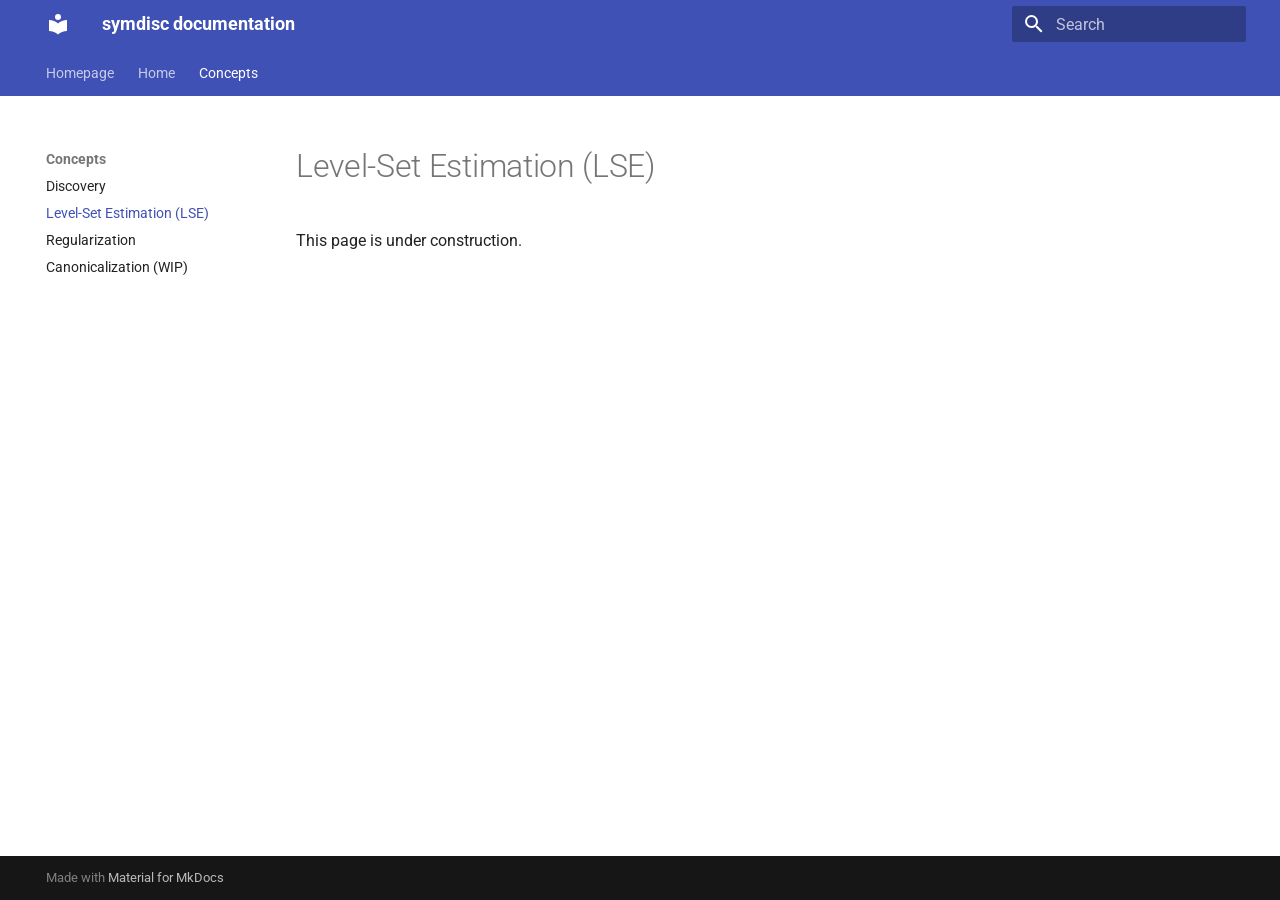
<file: docs/lse/index.html>
<!doctype html>
<html lang="en" class="no-js">
  <head>
    
      <meta charset="utf-8">
      <meta name="viewport" content="width=device-width,initial-scale=1">
      
      
      
      
        <link rel="prev" href="../discovery/">
      
      
        <link rel="next" href="../regularization/">
      
      
        
      
      
      <link rel="icon" href="../assets/images/favicon.png">
      <meta name="generator" content="mkdocs-1.6.1, mkdocs-material-9.7.7">
    
    
      
        <title>Level-Set Estimation (LSE) - symdisc documentation</title>
      
    
    
      <link rel="stylesheet" href="../assets/stylesheets/main.ec1eaa64.min.css">
      
      


    
    
      
    
    
      
        
        
        <link rel="preconnect" href="https://fonts.gstatic.com" crossorigin>
        <link rel="stylesheet" href="https://fonts.googleapis.com/css?family=Roboto:300,300i,400,400i,700,700i%7CRoboto+Mono:400,400i,700,700i&display=fallback">
        <style>:root{--md-text-font:"Roboto";--md-code-font:"Roboto Mono"}</style>
      
    
    
    <script>__md_scope=new URL("..",location),__md_hash=e=>[...e].reduce(((e,_)=>(e<<5)-e+_.charCodeAt(0)),0),__md_get=(e,_=localStorage,t=__md_scope)=>JSON.parse(_.getItem(t.pathname+"."+e)),__md_set=(e,_,t=localStorage,a=__md_scope)=>{try{t.setItem(a.pathname+"."+e,JSON.stringify(_))}catch(e){}}</script>
    
      

    
    
  </head>
  
  
    <body dir="ltr">
  
    
    <input class="md-toggle" data-md-toggle="drawer" type="checkbox" id="__drawer" autocomplete="off">
    <input class="md-toggle" data-md-toggle="search" type="checkbox" id="__search" autocomplete="off">
    <label class="md-overlay" for="__drawer"></label>
    <div data-md-component="skip">
      
        
        <a href="#level-set-estimation-lse" class="md-skip">
          Skip to content
        </a>
      
    </div>
    <div data-md-component="announce">
      
    </div>
    
    
      

<header class="md-header" data-md-component="header">
  <nav class="md-header__inner md-grid" aria-label="Header">
    <a href=".." title="symdisc documentation" class="md-header__button md-logo" aria-label="symdisc documentation" data-md-component="logo">
      
  
  <svg xmlns="http://www.w3.org/2000/svg" viewBox="0 0 24 24"><path d="M12 8a3 3 0 0 0 3-3 3 3 0 0 0-3-3 3 3 0 0 0-3 3 3 3 0 0 0 3 3m0 3.54C9.64 9.35 6.5 8 3 8v11c3.5 0 6.64 1.35 9 3.54 2.36-2.19 5.5-3.54 9-3.54V8c-3.5 0-6.64 1.35-9 3.54"/></svg>

    </a>
    <label class="md-header__button md-icon" for="__drawer">
      
      <svg xmlns="http://www.w3.org/2000/svg" viewBox="0 0 24 24"><path d="M3 6h18v2H3zm0 5h18v2H3zm0 5h18v2H3z"/></svg>
    </label>
    <div class="md-header__title" data-md-component="header-title">
      <div class="md-header__ellipsis">
        <div class="md-header__topic">
          <span class="md-ellipsis">
            symdisc documentation
          </span>
        </div>
        <div class="md-header__topic" data-md-component="header-topic">
          <span class="md-ellipsis">
            
              Level-Set Estimation (LSE)
            
          </span>
        </div>
      </div>
    </div>
    
    
      <script>var palette=__md_get("__palette");if(palette&&palette.color){if("(prefers-color-scheme)"===palette.color.media){var media=matchMedia("(prefers-color-scheme: light)"),input=document.querySelector(media.matches?"[data-md-color-media='(prefers-color-scheme: light)']":"[data-md-color-media='(prefers-color-scheme: dark)']");palette.color.media=input.getAttribute("data-md-color-media"),palette.color.scheme=input.getAttribute("data-md-color-scheme"),palette.color.primary=input.getAttribute("data-md-color-primary"),palette.color.accent=input.getAttribute("data-md-color-accent")}for(var[key,value]of Object.entries(palette.color))document.body.setAttribute("data-md-color-"+key,value)}</script>
    
    
    
      
      
        <label class="md-header__button md-icon" for="__search">
          
          <svg xmlns="http://www.w3.org/2000/svg" viewBox="0 0 24 24"><path d="M9.5 3A6.5 6.5 0 0 1 16 9.5c0 1.61-.59 3.09-1.56 4.23l.27.27h.79l5 5-1.5 1.5-5-5v-.79l-.27-.27A6.52 6.52 0 0 1 9.5 16 6.5 6.5 0 0 1 3 9.5 6.5 6.5 0 0 1 9.5 3m0 2C7 5 5 7 5 9.5S7 14 9.5 14 14 12 14 9.5 12 5 9.5 5"/></svg>
        </label>
        <div class="md-search" data-md-component="search" role="dialog">
  <label class="md-search__overlay" for="__search"></label>
  <div class="md-search__inner" role="search">
    <form class="md-search__form" name="search">
      <input type="text" class="md-search__input" name="query" aria-label="Search" placeholder="Search" autocapitalize="off" autocorrect="off" autocomplete="off" spellcheck="false" data-md-component="search-query" required>
      <label class="md-search__icon md-icon" for="__search">
        
        <svg xmlns="http://www.w3.org/2000/svg" viewBox="0 0 24 24"><path d="M9.5 3A6.5 6.5 0 0 1 16 9.5c0 1.61-.59 3.09-1.56 4.23l.27.27h.79l5 5-1.5 1.5-5-5v-.79l-.27-.27A6.52 6.52 0 0 1 9.5 16 6.5 6.5 0 0 1 3 9.5 6.5 6.5 0 0 1 9.5 3m0 2C7 5 5 7 5 9.5S7 14 9.5 14 14 12 14 9.5 12 5 9.5 5"/></svg>
        
        <svg xmlns="http://www.w3.org/2000/svg" viewBox="0 0 24 24"><path d="M20 11v2H8l5.5 5.5-1.42 1.42L4.16 12l7.92-7.92L13.5 5.5 8 11z"/></svg>
      </label>
      <nav class="md-search__options" aria-label="Search">
        
        <button type="reset" class="md-search__icon md-icon" title="Clear" aria-label="Clear" tabindex="-1">
          
          <svg xmlns="http://www.w3.org/2000/svg" viewBox="0 0 24 24"><path d="M19 6.41 17.59 5 12 10.59 6.41 5 5 6.41 10.59 12 5 17.59 6.41 19 12 13.41 17.59 19 19 17.59 13.41 12z"/></svg>
        </button>
      </nav>
      
    </form>
    <div class="md-search__output">
      <div class="md-search__scrollwrap" tabindex="0" data-md-scrollfix>
        <div class="md-search-result" data-md-component="search-result">
          <div class="md-search-result__meta">
            Initializing search
          </div>
          <ol class="md-search-result__list" role="presentation"></ol>
        </div>
      </div>
    </div>
  </div>
</div>
      
    
    
  </nav>
  
</header>
    
    <div class="md-container" data-md-component="container">
      
      
        
          
            
<nav class="md-tabs" aria-label="Tabs" data-md-component="tabs">
  <div class="md-grid">
    <ul class="md-tabs__list">
      
        
  
  
  
  
    <li class="md-tabs__item">
      <a href="../../index.html" class="md-tabs__link">
        
  
  
    
  
  Homepage

      </a>
    </li>
  

      
        
  
  
  
  
    <li class="md-tabs__item">
      <a href=".." class="md-tabs__link">
        
  
  
    
  
  Home

      </a>
    </li>
  

      
        
  
  
  
    
  
  
    
    
      <li class="md-tabs__item md-tabs__item--active">
        <a href="../discovery/" class="md-tabs__link">
          
  
  
  Concepts

        </a>
      </li>
    
  

      
    </ul>
  </div>
</nav>
          
        
      
      <main class="md-main" data-md-component="main">
        <div class="md-main__inner md-grid">
          
            
              
              <div class="md-sidebar md-sidebar--primary" data-md-component="sidebar" data-md-type="navigation" >
                <div class="md-sidebar__scrollwrap">
                  <div class="md-sidebar__inner">
                    


  


<nav class="md-nav md-nav--primary md-nav--lifted" aria-label="Navigation" data-md-level="0">
  <label class="md-nav__title" for="__drawer">
    <a href=".." title="symdisc documentation" class="md-nav__button md-logo" aria-label="symdisc documentation" data-md-component="logo">
      
  
  <svg xmlns="http://www.w3.org/2000/svg" viewBox="0 0 24 24"><path d="M12 8a3 3 0 0 0 3-3 3 3 0 0 0-3-3 3 3 0 0 0-3 3 3 3 0 0 0 3 3m0 3.54C9.64 9.35 6.5 8 3 8v11c3.5 0 6.64 1.35 9 3.54 2.36-2.19 5.5-3.54 9-3.54V8c-3.5 0-6.64 1.35-9 3.54"/></svg>

    </a>
    symdisc documentation
  </label>
  
  <ul class="md-nav__list" data-md-scrollfix>
    
      
      
  
  
  
  
    <li class="md-nav__item">
      <a href="../../index.html" class="md-nav__link">
        
  
  
  <span class="md-ellipsis">
    
  
    Homepage
  

    
  </span>
  
  

      </a>
    </li>
  

    
      
      
  
  
  
  
    <li class="md-nav__item">
      <a href=".." class="md-nav__link">
        
  
  
  <span class="md-ellipsis">
    
  
    Home
  

    
  </span>
  
  

      </a>
    </li>
  

    
      
      
  
  
    
  
  
  
    
    
    
    
      
        
        
      
      
        
      
    
    
    <li class="md-nav__item md-nav__item--active md-nav__item--section md-nav__item--nested">
      
        
        
        <input class="md-nav__toggle md-toggle " type="checkbox" id="__nav_3" checked>
        
          
          <label class="md-nav__link" for="__nav_3" id="__nav_3_label" tabindex="">
            
  
  
  <span class="md-ellipsis">
    
  
    Concepts
  

    
  </span>
  
  

            <span class="md-nav__icon md-icon"></span>
          </label>
        
        <nav class="md-nav" data-md-level="1" aria-labelledby="__nav_3_label" aria-expanded="true">
          <label class="md-nav__title" for="__nav_3">
            <span class="md-nav__icon md-icon"></span>
            
  
    Concepts
  

          </label>
          <ul class="md-nav__list" data-md-scrollfix>
            
              
                
  
  
  
  
    <li class="md-nav__item">
      <a href="../discovery/" class="md-nav__link">
        
  
  
  <span class="md-ellipsis">
    
  
    Discovery
  

    
  </span>
  
  

      </a>
    </li>
  

              
            
              
                
  
  
    
  
  
  
    <li class="md-nav__item md-nav__item--active">
      
      <input class="md-nav__toggle md-toggle" type="checkbox" id="__toc">
      
      
        
      
      
      <a href="./" class="md-nav__link md-nav__link--active">
        
  
  
  <span class="md-ellipsis">
    
  
    Level-Set Estimation (LSE)
  

    
  </span>
  
  

      </a>
      
    </li>
  

              
            
              
                
  
  
  
  
    <li class="md-nav__item">
      <a href="../regularization/" class="md-nav__link">
        
  
  
  <span class="md-ellipsis">
    
  
    Regularization
  

    
  </span>
  
  

      </a>
    </li>
  

              
            
              
                
  
  
  
  
    <li class="md-nav__item">
      <a href="../canonicalization/" class="md-nav__link">
        
  
  
  <span class="md-ellipsis">
    
  
    Canonicalization (WIP)
  

    
  </span>
  
  

      </a>
    </li>
  

              
            
          </ul>
        </nav>
      
    </li>
  

    
  </ul>
</nav>
                  </div>
                </div>
              </div>
            
            
              
              <div class="md-sidebar md-sidebar--secondary" data-md-component="sidebar" data-md-type="toc" >
                <div class="md-sidebar__scrollwrap">
                  <div class="md-sidebar__inner">
                    

<nav class="md-nav md-nav--secondary" aria-label="Table of contents">
  
  
  
    
  
  
</nav>
                  </div>
                </div>
              </div>
            
          
          
            <div class="md-content" data-md-component="content">
              
              <article class="md-content__inner md-typeset">
                
                  



<h1 id="level-set-estimation-lse">Level-Set Estimation (LSE)<a class="headerlink" href="#level-set-estimation-lse" title="Permanent link">&para;</a></h1>
<p>This page is under construction.</p>












                
              </article>
            </div>
          
          
<script>var target=document.getElementById(location.hash.slice(1));target&&target.name&&(target.checked=target.name.startsWith("__tabbed_"))</script>
        </div>
        
      </main>
      
        <footer class="md-footer">
  
  <div class="md-footer-meta md-typeset">
    <div class="md-footer-meta__inner md-grid">
      <div class="md-copyright">
  
  
    Made with
    <a href="https://squidfunk.github.io/mkdocs-material/" target="_blank" rel="noopener">
      Material for MkDocs
    </a>
  
</div>
      
    </div>
  </div>
</footer>
      
    </div>
    <div class="md-dialog" data-md-component="dialog">
      <div class="md-dialog__inner md-typeset"></div>
    </div>
    
    
    
      
      
      <script id="__config" type="application/json">{"annotate": null, "base": "..", "features": ["navigation.tabs", "navigation.sections", "navigation.instant"], "search": "../assets/javascripts/workers/search.2c215733.min.js", "tags": null, "translations": {"clipboard.copied": "Copied to clipboard", "clipboard.copy": "Copy to clipboard", "search.result.more.one": "1 more on this page", "search.result.more.other": "# more on this page", "search.result.none": "No matching documents", "search.result.one": "1 matching document", "search.result.other": "# matching documents", "search.result.placeholder": "Type to start searching", "search.result.term.missing": "Missing", "select.version": "Select version"}, "version": null}</script>
    
    
      <script src="../assets/javascripts/bundle.d7400e89.min.js"></script>
      
    
  </body>
</html>
</file>
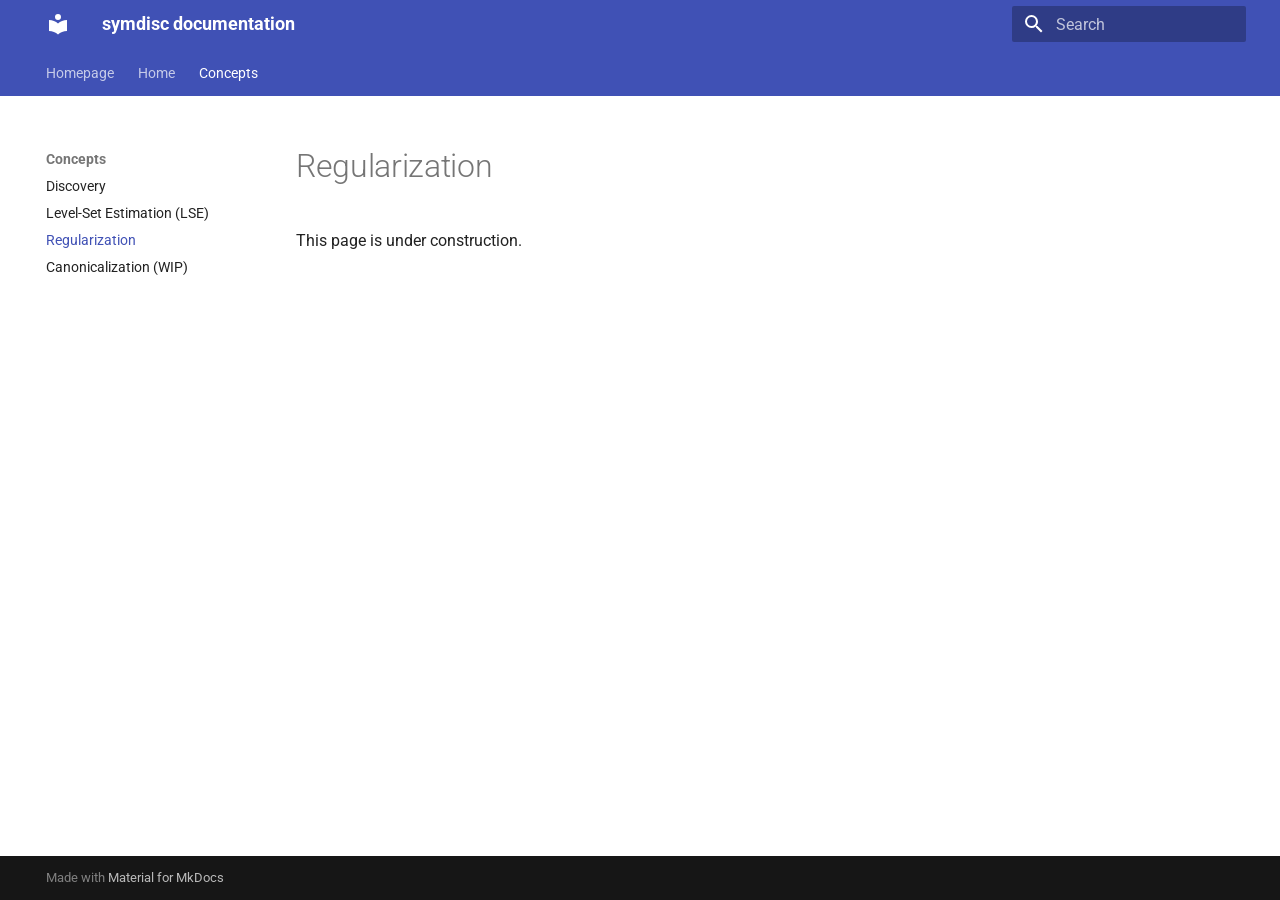
<file: docs/regularization/index.html>
<!doctype html>
<html lang="en" class="no-js">
  <head>
    
      <meta charset="utf-8">
      <meta name="viewport" content="width=device-width,initial-scale=1">
      
      
      
      
        <link rel="prev" href="../lse/">
      
      
        <link rel="next" href="../canonicalization/">
      
      
        
      
      
      <link rel="icon" href="../assets/images/favicon.png">
      <meta name="generator" content="mkdocs-1.6.1, mkdocs-material-9.7.7">
    
    
      
        <title>Regularization - symdisc documentation</title>
      
    
    
      <link rel="stylesheet" href="../assets/stylesheets/main.ec1eaa64.min.css">
      
      


    
    
      
    
    
      
        
        
        <link rel="preconnect" href="https://fonts.gstatic.com" crossorigin>
        <link rel="stylesheet" href="https://fonts.googleapis.com/css?family=Roboto:300,300i,400,400i,700,700i%7CRoboto+Mono:400,400i,700,700i&display=fallback">
        <style>:root{--md-text-font:"Roboto";--md-code-font:"Roboto Mono"}</style>
      
    
    
    <script>__md_scope=new URL("..",location),__md_hash=e=>[...e].reduce(((e,_)=>(e<<5)-e+_.charCodeAt(0)),0),__md_get=(e,_=localStorage,t=__md_scope)=>JSON.parse(_.getItem(t.pathname+"."+e)),__md_set=(e,_,t=localStorage,a=__md_scope)=>{try{t.setItem(a.pathname+"."+e,JSON.stringify(_))}catch(e){}}</script>
    
      

    
    
  </head>
  
  
    <body dir="ltr">
  
    
    <input class="md-toggle" data-md-toggle="drawer" type="checkbox" id="__drawer" autocomplete="off">
    <input class="md-toggle" data-md-toggle="search" type="checkbox" id="__search" autocomplete="off">
    <label class="md-overlay" for="__drawer"></label>
    <div data-md-component="skip">
      
        
        <a href="#regularization" class="md-skip">
          Skip to content
        </a>
      
    </div>
    <div data-md-component="announce">
      
    </div>
    
    
      

<header class="md-header" data-md-component="header">
  <nav class="md-header__inner md-grid" aria-label="Header">
    <a href=".." title="symdisc documentation" class="md-header__button md-logo" aria-label="symdisc documentation" data-md-component="logo">
      
  
  <svg xmlns="http://www.w3.org/2000/svg" viewBox="0 0 24 24"><path d="M12 8a3 3 0 0 0 3-3 3 3 0 0 0-3-3 3 3 0 0 0-3 3 3 3 0 0 0 3 3m0 3.54C9.64 9.35 6.5 8 3 8v11c3.5 0 6.64 1.35 9 3.54 2.36-2.19 5.5-3.54 9-3.54V8c-3.5 0-6.64 1.35-9 3.54"/></svg>

    </a>
    <label class="md-header__button md-icon" for="__drawer">
      
      <svg xmlns="http://www.w3.org/2000/svg" viewBox="0 0 24 24"><path d="M3 6h18v2H3zm0 5h18v2H3zm0 5h18v2H3z"/></svg>
    </label>
    <div class="md-header__title" data-md-component="header-title">
      <div class="md-header__ellipsis">
        <div class="md-header__topic">
          <span class="md-ellipsis">
            symdisc documentation
          </span>
        </div>
        <div class="md-header__topic" data-md-component="header-topic">
          <span class="md-ellipsis">
            
              Regularization
            
          </span>
        </div>
      </div>
    </div>
    
    
      <script>var palette=__md_get("__palette");if(palette&&palette.color){if("(prefers-color-scheme)"===palette.color.media){var media=matchMedia("(prefers-color-scheme: light)"),input=document.querySelector(media.matches?"[data-md-color-media='(prefers-color-scheme: light)']":"[data-md-color-media='(prefers-color-scheme: dark)']");palette.color.media=input.getAttribute("data-md-color-media"),palette.color.scheme=input.getAttribute("data-md-color-scheme"),palette.color.primary=input.getAttribute("data-md-color-primary"),palette.color.accent=input.getAttribute("data-md-color-accent")}for(var[key,value]of Object.entries(palette.color))document.body.setAttribute("data-md-color-"+key,value)}</script>
    
    
    
      
      
        <label class="md-header__button md-icon" for="__search">
          
          <svg xmlns="http://www.w3.org/2000/svg" viewBox="0 0 24 24"><path d="M9.5 3A6.5 6.5 0 0 1 16 9.5c0 1.61-.59 3.09-1.56 4.23l.27.27h.79l5 5-1.5 1.5-5-5v-.79l-.27-.27A6.52 6.52 0 0 1 9.5 16 6.5 6.5 0 0 1 3 9.5 6.5 6.5 0 0 1 9.5 3m0 2C7 5 5 7 5 9.5S7 14 9.5 14 14 12 14 9.5 12 5 9.5 5"/></svg>
        </label>
        <div class="md-search" data-md-component="search" role="dialog">
  <label class="md-search__overlay" for="__search"></label>
  <div class="md-search__inner" role="search">
    <form class="md-search__form" name="search">
      <input type="text" class="md-search__input" name="query" aria-label="Search" placeholder="Search" autocapitalize="off" autocorrect="off" autocomplete="off" spellcheck="false" data-md-component="search-query" required>
      <label class="md-search__icon md-icon" for="__search">
        
        <svg xmlns="http://www.w3.org/2000/svg" viewBox="0 0 24 24"><path d="M9.5 3A6.5 6.5 0 0 1 16 9.5c0 1.61-.59 3.09-1.56 4.23l.27.27h.79l5 5-1.5 1.5-5-5v-.79l-.27-.27A6.52 6.52 0 0 1 9.5 16 6.5 6.5 0 0 1 3 9.5 6.5 6.5 0 0 1 9.5 3m0 2C7 5 5 7 5 9.5S7 14 9.5 14 14 12 14 9.5 12 5 9.5 5"/></svg>
        
        <svg xmlns="http://www.w3.org/2000/svg" viewBox="0 0 24 24"><path d="M20 11v2H8l5.5 5.5-1.42 1.42L4.16 12l7.92-7.92L13.5 5.5 8 11z"/></svg>
      </label>
      <nav class="md-search__options" aria-label="Search">
        
        <button type="reset" class="md-search__icon md-icon" title="Clear" aria-label="Clear" tabindex="-1">
          
          <svg xmlns="http://www.w3.org/2000/svg" viewBox="0 0 24 24"><path d="M19 6.41 17.59 5 12 10.59 6.41 5 5 6.41 10.59 12 5 17.59 6.41 19 12 13.41 17.59 19 19 17.59 13.41 12z"/></svg>
        </button>
      </nav>
      
    </form>
    <div class="md-search__output">
      <div class="md-search__scrollwrap" tabindex="0" data-md-scrollfix>
        <div class="md-search-result" data-md-component="search-result">
          <div class="md-search-result__meta">
            Initializing search
          </div>
          <ol class="md-search-result__list" role="presentation"></ol>
        </div>
      </div>
    </div>
  </div>
</div>
      
    
    
  </nav>
  
</header>
    
    <div class="md-container" data-md-component="container">
      
      
        
          
            
<nav class="md-tabs" aria-label="Tabs" data-md-component="tabs">
  <div class="md-grid">
    <ul class="md-tabs__list">
      
        
  
  
  
  
    <li class="md-tabs__item">
      <a href="../../index.html" class="md-tabs__link">
        
  
  
    
  
  Homepage

      </a>
    </li>
  

      
        
  
  
  
  
    <li class="md-tabs__item">
      <a href=".." class="md-tabs__link">
        
  
  
    
  
  Home

      </a>
    </li>
  

      
        
  
  
  
    
  
  
    
    
      <li class="md-tabs__item md-tabs__item--active">
        <a href="../discovery/" class="md-tabs__link">
          
  
  
  Concepts

        </a>
      </li>
    
  

      
    </ul>
  </div>
</nav>
          
        
      
      <main class="md-main" data-md-component="main">
        <div class="md-main__inner md-grid">
          
            
              
              <div class="md-sidebar md-sidebar--primary" data-md-component="sidebar" data-md-type="navigation" >
                <div class="md-sidebar__scrollwrap">
                  <div class="md-sidebar__inner">
                    


  


<nav class="md-nav md-nav--primary md-nav--lifted" aria-label="Navigation" data-md-level="0">
  <label class="md-nav__title" for="__drawer">
    <a href=".." title="symdisc documentation" class="md-nav__button md-logo" aria-label="symdisc documentation" data-md-component="logo">
      
  
  <svg xmlns="http://www.w3.org/2000/svg" viewBox="0 0 24 24"><path d="M12 8a3 3 0 0 0 3-3 3 3 0 0 0-3-3 3 3 0 0 0-3 3 3 3 0 0 0 3 3m0 3.54C9.64 9.35 6.5 8 3 8v11c3.5 0 6.64 1.35 9 3.54 2.36-2.19 5.5-3.54 9-3.54V8c-3.5 0-6.64 1.35-9 3.54"/></svg>

    </a>
    symdisc documentation
  </label>
  
  <ul class="md-nav__list" data-md-scrollfix>
    
      
      
  
  
  
  
    <li class="md-nav__item">
      <a href="../../index.html" class="md-nav__link">
        
  
  
  <span class="md-ellipsis">
    
  
    Homepage
  

    
  </span>
  
  

      </a>
    </li>
  

    
      
      
  
  
  
  
    <li class="md-nav__item">
      <a href=".." class="md-nav__link">
        
  
  
  <span class="md-ellipsis">
    
  
    Home
  

    
  </span>
  
  

      </a>
    </li>
  

    
      
      
  
  
    
  
  
  
    
    
    
    
      
        
        
      
      
        
      
    
    
    <li class="md-nav__item md-nav__item--active md-nav__item--section md-nav__item--nested">
      
        
        
        <input class="md-nav__toggle md-toggle " type="checkbox" id="__nav_3" checked>
        
          
          <label class="md-nav__link" for="__nav_3" id="__nav_3_label" tabindex="">
            
  
  
  <span class="md-ellipsis">
    
  
    Concepts
  

    
  </span>
  
  

            <span class="md-nav__icon md-icon"></span>
          </label>
        
        <nav class="md-nav" data-md-level="1" aria-labelledby="__nav_3_label" aria-expanded="true">
          <label class="md-nav__title" for="__nav_3">
            <span class="md-nav__icon md-icon"></span>
            
  
    Concepts
  

          </label>
          <ul class="md-nav__list" data-md-scrollfix>
            
              
                
  
  
  
  
    <li class="md-nav__item">
      <a href="../discovery/" class="md-nav__link">
        
  
  
  <span class="md-ellipsis">
    
  
    Discovery
  

    
  </span>
  
  

      </a>
    </li>
  

              
            
              
                
  
  
  
  
    <li class="md-nav__item">
      <a href="../lse/" class="md-nav__link">
        
  
  
  <span class="md-ellipsis">
    
  
    Level-Set Estimation (LSE)
  

    
  </span>
  
  

      </a>
    </li>
  

              
            
              
                
  
  
    
  
  
  
    <li class="md-nav__item md-nav__item--active">
      
      <input class="md-nav__toggle md-toggle" type="checkbox" id="__toc">
      
      
        
      
      
      <a href="./" class="md-nav__link md-nav__link--active">
        
  
  
  <span class="md-ellipsis">
    
  
    Regularization
  

    
  </span>
  
  

      </a>
      
    </li>
  

              
            
              
                
  
  
  
  
    <li class="md-nav__item">
      <a href="../canonicalization/" class="md-nav__link">
        
  
  
  <span class="md-ellipsis">
    
  
    Canonicalization (WIP)
  

    
  </span>
  
  

      </a>
    </li>
  

              
            
          </ul>
        </nav>
      
    </li>
  

    
  </ul>
</nav>
                  </div>
                </div>
              </div>
            
            
              
              <div class="md-sidebar md-sidebar--secondary" data-md-component="sidebar" data-md-type="toc" >
                <div class="md-sidebar__scrollwrap">
                  <div class="md-sidebar__inner">
                    

<nav class="md-nav md-nav--secondary" aria-label="Table of contents">
  
  
  
    
  
  
</nav>
                  </div>
                </div>
              </div>
            
          
          
            <div class="md-content" data-md-component="content">
              
              <article class="md-content__inner md-typeset">
                
                  



<h1 id="regularization">Regularization<a class="headerlink" href="#regularization" title="Permanent link">&para;</a></h1>
<p>This page is under construction.</p>












                
              </article>
            </div>
          
          
<script>var target=document.getElementById(location.hash.slice(1));target&&target.name&&(target.checked=target.name.startsWith("__tabbed_"))</script>
        </div>
        
      </main>
      
        <footer class="md-footer">
  
  <div class="md-footer-meta md-typeset">
    <div class="md-footer-meta__inner md-grid">
      <div class="md-copyright">
  
  
    Made with
    <a href="https://squidfunk.github.io/mkdocs-material/" target="_blank" rel="noopener">
      Material for MkDocs
    </a>
  
</div>
      
    </div>
  </div>
</footer>
      
    </div>
    <div class="md-dialog" data-md-component="dialog">
      <div class="md-dialog__inner md-typeset"></div>
    </div>
    
    
    
      
      
      <script id="__config" type="application/json">{"annotate": null, "base": "..", "features": ["navigation.tabs", "navigation.sections", "navigation.instant"], "search": "../assets/javascripts/workers/search.2c215733.min.js", "tags": null, "translations": {"clipboard.copied": "Copied to clipboard", "clipboard.copy": "Copy to clipboard", "search.result.more.one": "1 more on this page", "search.result.more.other": "# more on this page", "search.result.none": "No matching documents", "search.result.one": "1 matching document", "search.result.other": "# matching documents", "search.result.placeholder": "Type to start searching", "search.result.term.missing": "Missing", "select.version": "Select version"}, "version": null}</script>
    
    
      <script src="../assets/javascripts/bundle.d7400e89.min.js"></script>
      
    
  </body>
</html>
</file>
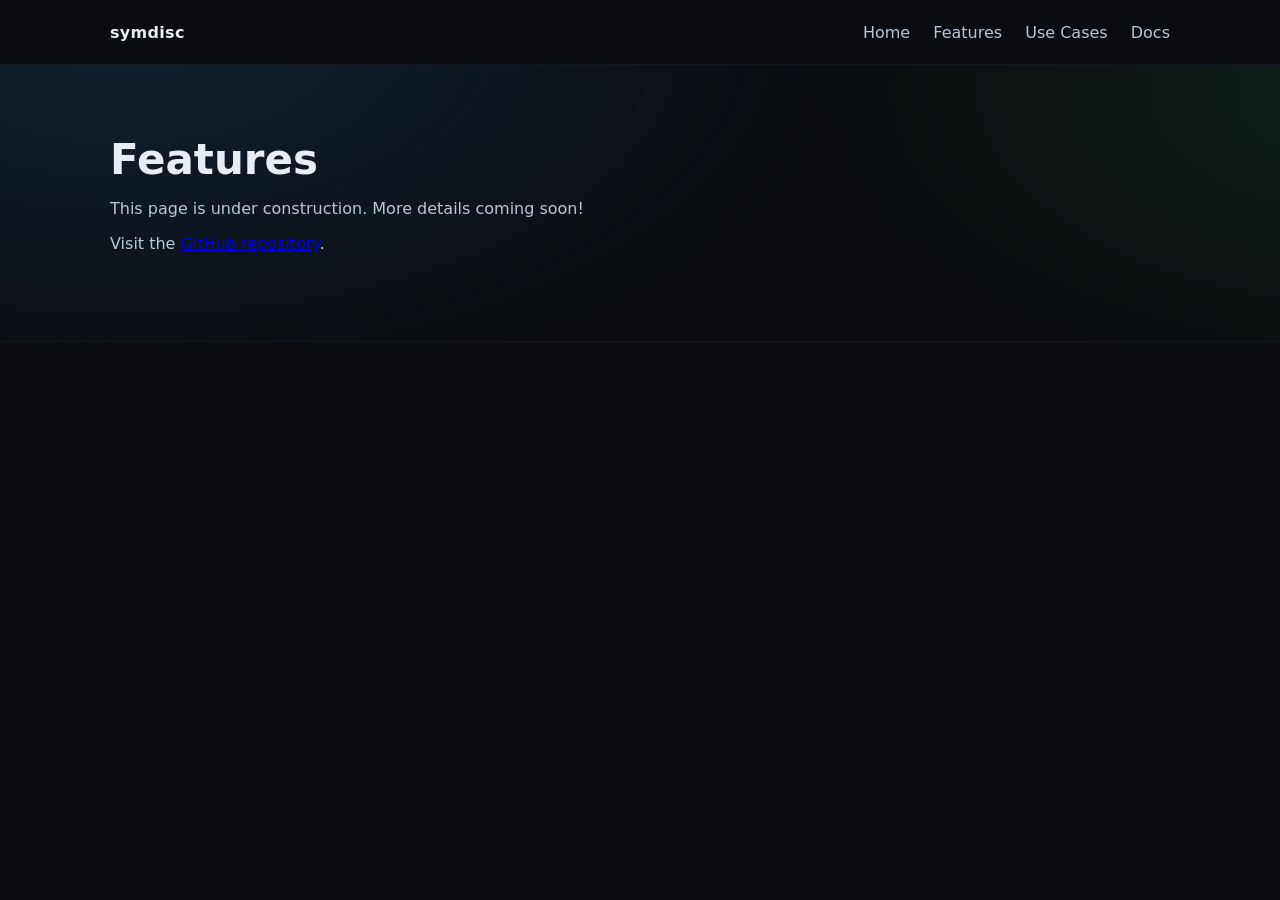
<file: features.html>
<!DOCTYPE html>
<html lang="en">
<head>
  <meta charset="utf-8">
  <link rel="stylesheet" href="css/main.css">
  <title>symdisc — Features</title>
</head>
<body>
  <header class="nav">
    <div class="container nav-inner">
      <div class="brand">symdisc</div>
      <nav class="links">
        <a href="index.html">Home</a>
        <a href="features.html">Features</a>
        <a href="use-cases.html">Use Cases</a>
        <a href="docs/">Docs</a>
      </nav>
    </div>
  </header>

  <section class="hero">
    <div class="container">
      <h1>Features</h1>
      <p>This page is under construction. More details coming soon!</p>
      <p>Visit the <a href="https://github.com/KevinMoonLab/SymmetryML" target="_blank">GitHub repository</a>.</p>
    </div>
  </section>
</body>
</html>
</file>
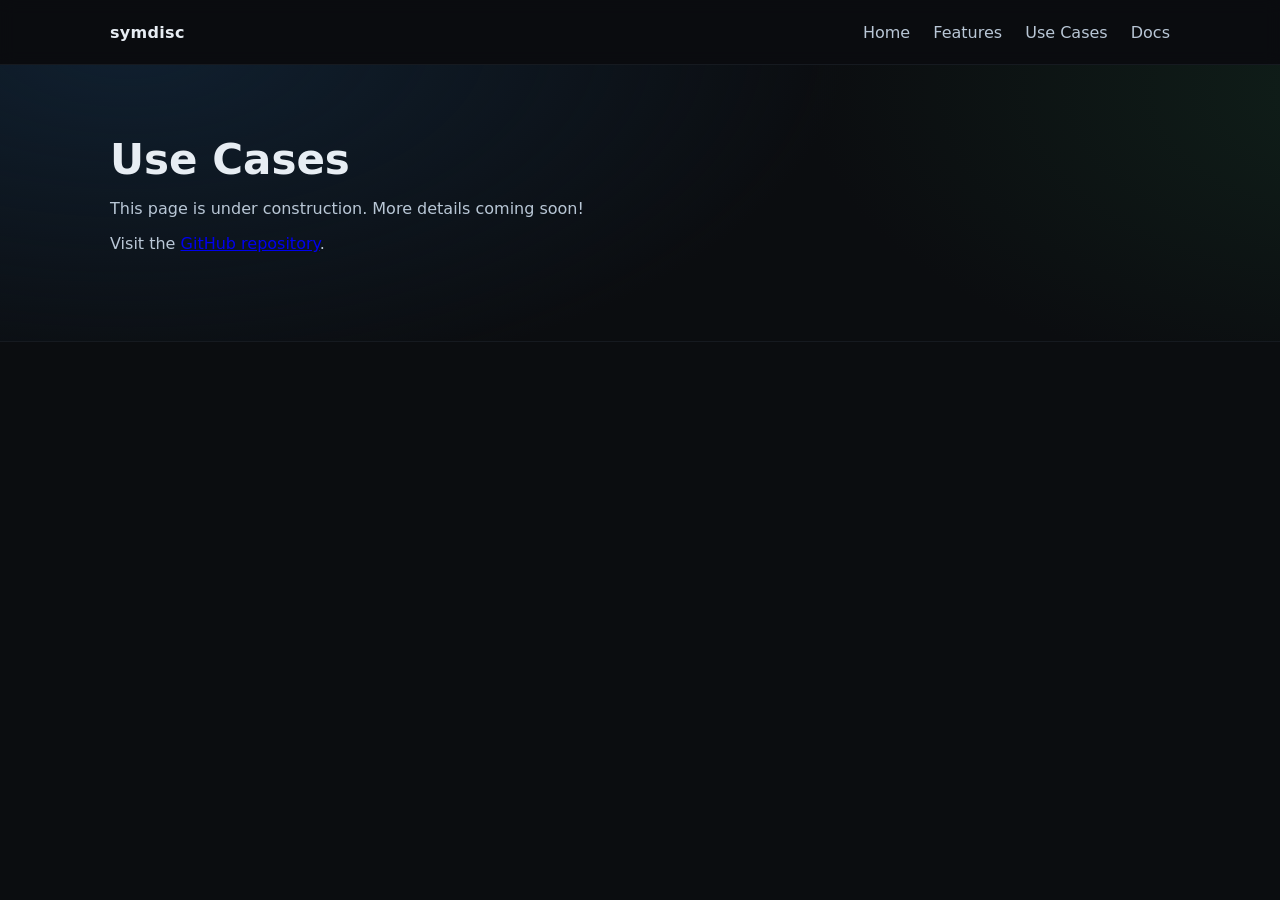
<file: use-cases.html>
<!DOCTYPE html>
<html lang="en">
<head>
  <meta charset="utf-8">
  <link rel="stylesheet" href="css/main.css">
  <title>symdisc — Features</title>
</head>
<body>
  <header class="nav">
    <div class="container nav-inner">
      <div class="brand">symdisc</div>
      <nav class="links">
        <a href="index.html">Home</a>
        <a href="features.html">Features</a>
        <a href="use-cases.html">Use Cases</a>
        <a href="docs/">Docs</a>
      </nav>
    </div>
  </header>

  <section class="hero">
    <div class="container">
      <h1>Use Cases</h1>
      <p>This page is under construction. More details coming soon!</p>
      <p>Visit the <a href="https://github.com/KevinMoonLab/SymmetryML" target="_blank">GitHub repository</a>.</p>
    </div>
  </section>
</body>
</html>
</file>
<file: css/main.css>
:root{
  --bg: #0b0d10;
  --panel: #0f1217;
  --fg: #e7edf3;
  --fg-dim: #b9c7d6;
  --acc: #6bd5ff;
  --acc2: #a0ffcf;
}

*{
  box-sizing:border-box;
}

html,body{
  margin:0;
  padding:0;
  font-family:'Inter',system-ui,-apple-system,Segoe UI,Roboto,Ubuntu,'Helvetica Neue',Arial,sans-serif;
  background:var(--bg);
  color:var(--fg);
}

.container{
  max-width:1100px;
  margin:0 auto;
  padding:0 20px;
}

/* ----- NAVIGATION BAR ----- */

.nav{
  position:sticky;
  top:0;
  z-index:10;
  background:rgba(11,13,16,.6);
  backdrop-filter: blur(8px);
  border-bottom:1px solid #161a20;
}

.nav-inner{
  display:flex;
  align-items:center;
  justify-content:space-between;
  height:64px;
}

.brand{
  font-weight:800;
  letter-spacing:.3px;
}

.links a{
  color:var(--fg-dim);
  text-decoration:none;
  margin-left:18px;
}

.links a:hover{
  color:var(--fg);
}

/* ----- BUTTONS ----- */

.btn{
  padding:9px 14px;
  border:1px solid #2a313b;
  border-radius:8px;
  color:var(--fg);
  text-decoration:none;
}

.btn.primary{
  background:linear-gradient(135deg, var(--acc), var(--acc2));
  color:#00131a;
  border:none;
}

.btn.ghost{
  background:transparent;
}

/* ----- HERO SECTION ----- */

.hero{
  padding:72px 0;
  border-bottom:1px solid #161a20;
  background:
    radial-gradient(1200px 600px at 10% -10%, #102030 0%, transparent 60%),
    radial-gradient(1000px 500px at 110% 10%, #10201a 0%, transparent 60%);
}

.hero-inner{
  display:grid;
  grid-template-columns:1.2fr 1fr;
  gap:42px;
  align-items:center;
}

.hero h1{
  font-size:42px;
  line-height:1.1;
  margin:0 0 12px;
}

.hero p{
  color:var(--fg-dim);
  max-width:56ch;
}

.cta{
  margin-top:18px;
  display:flex;
  gap:12px;
  flex-wrap:wrap;
}

.hero-visual{
  background:var(--panel);
  border:1px solid #1b212a;
  border-radius:14px;
  padding:14px;
}

.caption{
  margin-top:6px;
  color:#9bb0c7;
  font-size:12px;
}

/* ----- FEATURES GRID ----- */

.features{
  padding:56px 0;
  border-bottom:1px solid #161a20;
}

.grid{
  display:grid;
  grid-template-columns:repeat(4,1fr);
  gap:18px;
}

.card{
  background:var(--panel);
  border:1px solid #1b212a;
  border-radius:12px;
  padding:18px;
}

.card h3{
  margin-top:4px;
}

/* ----- USE CASES ----- */

.use-cases{
  padding:56px 0;
}

.bullets{
  line-height:1.8;
  color:var(--fg-dim);
}

/* ----- FOOTER ----- */

.footer{
  padding:24px 0;
  border-top:1px solid #161a20;
  color:#94a8be;
}

.footer-inner{
  display:flex;
  align-items:center;
  justify-content:space-between;
}

.footer .small-links a {
  color: var(--acc);          /* bright cyan */
}

.footer .small-links a:hover {
  color: var(--acc2);         /* greenish */
}

/* ----- RESPONSIVE ADJUSTMENTS ----- */

@media (max-width: 980px){
  .hero-inner{
    grid-template-columns:1fr;
  }
  .grid{
    grid-template-columns:1fr 1fr;
  }
}

@media (max-width: 560px){
  .grid{
    grid-template-columns:1fr;
  }
}
</file>
<file: docs/assets/stylesheets/main.ec1eaa64.min.css>
@charset "UTF-8";html{-webkit-text-size-adjust:none;-moz-text-size-adjust:none;text-size-adjust:none;box-sizing:border-box}*,:after,:before{box-sizing:inherit}@media (prefers-reduced-motion){*,:after,:before{transition:none!important}}body{margin:0}a,button,input,label{-webkit-tap-highlight-color:transparent}a{color:inherit;text-decoration:none}hr{border:0;box-sizing:initial;display:block;height:.05rem;overflow:visible;padding:0}small{font-size:80%}sub,sup{line-height:1em}img{border-style:none}table{border-collapse:initial;border-spacing:0}td,th{font-weight:400;vertical-align:top}button{background:#0000;border:0;font-family:inherit;font-size:inherit;margin:0;padding:0}input{border:0;outline:none}:root{--md-primary-fg-color:#4051b5;--md-primary-fg-color--light:#5d6cc0;--md-primary-fg-color--dark:#303fa1;--md-primary-bg-color:#fff;--md-primary-bg-color--light:#ffffffb3;--md-accent-fg-color:#526cfe;--md-accent-fg-color--transparent:#526cfe1a;--md-accent-bg-color:#fff;--md-accent-bg-color--light:#ffffffb3}[data-md-color-scheme=default]{color-scheme:light}[data-md-color-scheme=default] img[src$="#gh-dark-mode-only"],[data-md-color-scheme=default] img[src$="#only-dark"]{display:none}:root,[data-md-color-scheme=default]{--md-hue:225deg;--md-default-fg-color:#000000de;--md-default-fg-color--light:#0000008a;--md-default-fg-color--lighter:#00000052;--md-default-fg-color--lightest:#00000012;--md-default-bg-color:#fff;--md-default-bg-color--light:#ffffffb3;--md-default-bg-color--lighter:#ffffff4d;--md-default-bg-color--lightest:#ffffff1f;--md-code-fg-color:#36464e;--md-code-bg-color:#f5f5f5;--md-code-bg-color--light:#f5f5f5b3;--md-code-bg-color--lighter:#f5f5f54d;--md-code-hl-color:#4287ff;--md-code-hl-color--light:#4287ff1a;--md-code-hl-number-color:#d52a2a;--md-code-hl-special-color:#db1457;--md-code-hl-function-color:#a846b9;--md-code-hl-constant-color:#6e59d9;--md-code-hl-keyword-color:#3f6ec6;--md-code-hl-string-color:#1c7d4d;--md-code-hl-name-color:var(--md-code-fg-color);--md-code-hl-operator-color:var(--md-default-fg-color--light);--md-code-hl-punctuation-color:var(--md-default-fg-color--light);--md-code-hl-comment-color:var(--md-default-fg-color--light);--md-code-hl-generic-color:var(--md-default-fg-color--light);--md-code-hl-variable-color:var(--md-default-fg-color--light);--md-typeset-color:var(--md-default-fg-color);--md-typeset-a-color:var(--md-primary-fg-color);--md-typeset-del-color:#f5503d26;--md-typeset-ins-color:#0bd57026;--md-typeset-kbd-color:#fafafa;--md-typeset-kbd-accent-color:#fff;--md-typeset-kbd-border-color:#b8b8b8;--md-typeset-mark-color:#ffff0080;--md-typeset-table-color:#0000001f;--md-typeset-table-color--light:rgba(0,0,0,.035);--md-admonition-fg-color:var(--md-default-fg-color);--md-admonition-bg-color:var(--md-default-bg-color);--md-warning-fg-color:#000000de;--md-warning-bg-color:#ff9;--md-footer-fg-color:#fff;--md-footer-fg-color--light:#ffffffb3;--md-footer-fg-color--lighter:#ffffff73;--md-footer-bg-color:#000000de;--md-footer-bg-color--dark:#00000052;--md-shadow-z1:0 0.2rem 0.5rem #0000000d,0 0 0.05rem #0000001a;--md-shadow-z2:0 0.2rem 0.5rem #0000001a,0 0 0.05rem #00000040;--md-shadow-z3:0 0.2rem 0.5rem #0003,0 0 0.05rem #00000059}.md-icon svg{fill:currentcolor;display:block;height:1.2rem;width:1.2rem}body{-webkit-font-smoothing:antialiased;-moz-osx-font-smoothing:grayscale;--md-text-font-family:var(--md-text-font,_),-apple-system,BlinkMacSystemFont,Helvetica,Arial,sans-serif;--md-code-font-family:var(--md-code-font,_),SFMono-Regular,Consolas,Menlo,monospace}aside,body,input{font-feature-settings:"kern","liga";color:var(--md-typeset-color);font-family:var(--md-text-font-family)}code,kbd,pre{font-feature-settings:"kern";font-family:var(--md-code-font-family)}:root{--md-typeset-table-sort-icon:url('data:image/svg+xml;charset=utf-8,<svg xmlns="http://www.w3.org/2000/svg" viewBox="0 0 24 24"><path d="m18 21-4-4h3V7h-3l4-4 4 4h-3v10h3M2 19v-2h10v2M2 13v-2h7v2M2 7V5h4v2z"/></svg>');--md-typeset-table-sort-icon--asc:url('data:image/svg+xml;charset=utf-8,<svg xmlns="http://www.w3.org/2000/svg" viewBox="0 0 24 24"><path d="M19 17h3l-4 4-4-4h3V3h2M2 17h10v2H2M6 5v2H2V5m0 6h7v2H2z"/></svg>');--md-typeset-table-sort-icon--desc:url('data:image/svg+xml;charset=utf-8,<svg xmlns="http://www.w3.org/2000/svg" viewBox="0 0 24 24"><path d="M19 7h3l-4-4-4 4h3v14h2M2 17h10v2H2M6 5v2H2V5m0 6h7v2H2z"/></svg>')}.md-typeset{-webkit-print-color-adjust:exact;color-adjust:exact;font-size:.8rem;line-height:1.6;overflow-wrap:break-word}@media print{.md-typeset{font-size:.68rem}}.md-typeset blockquote,.md-typeset dl,.md-typeset figure,.md-typeset ol,.md-typeset pre,.md-typeset ul{margin-bottom:1em;margin-top:1em}.md-typeset h1{color:var(--md-default-fg-color--light);font-size:2em;line-height:1.3;margin:0 0 1.25em}.md-typeset h1,.md-typeset h2{font-weight:300;letter-spacing:-.01em}.md-typeset h2{font-size:1.5625em;line-height:1.4;margin:1.6em 0 .64em}.md-typeset h3{font-size:1.25em;font-weight:400;letter-spacing:-.01em;line-height:1.5;margin:1.6em 0 .8em}.md-typeset h2+h3{margin-top:.8em}.md-typeset h4{font-weight:700;letter-spacing:-.01em;margin:1em 0}.md-typeset h5,.md-typeset h6{color:var(--md-default-fg-color--light);font-size:.8em;font-weight:700;letter-spacing:-.01em;margin:1.25em 0}.md-typeset h5{text-transform:uppercase}.md-typeset h5 code{text-transform:none}.md-typeset hr{border-bottom:.05rem solid var(--md-default-fg-color--lightest);display:flow-root;margin:1.5em 0}.md-typeset a{color:var(--md-typeset-a-color);word-break:break-word}.md-typeset a,.md-typeset a:before{transition:color 125ms}.md-typeset a:focus,.md-typeset a:hover{color:var(--md-accent-fg-color)}.md-typeset a:focus code,.md-typeset a:hover code{background-color:var(--md-accent-fg-color--transparent);color:var(--md-accent-fg-color)}.md-typeset a code{color:var(--md-typeset-a-color)}.md-typeset a.focus-visible{outline-color:var(--md-accent-fg-color);outline-offset:.2rem}.md-typeset code,.md-typeset kbd,.md-typeset pre{color:var(--md-code-fg-color);direction:ltr;font-variant-ligatures:none;transition:background-color 125ms}@media print{.md-typeset code,.md-typeset kbd,.md-typeset pre{white-space:pre-wrap}}.md-typeset code{background-color:var(--md-code-bg-color);border-radius:.1rem;-webkit-box-decoration-break:clone;box-decoration-break:clone;font-size:.85em;padding:0 .2941176471em;transition:color 125ms,background-color 125ms;word-break:break-word}.md-typeset code:not(.focus-visible){-webkit-tap-highlight-color:transparent;outline:none}.md-typeset pre{display:flow-root;line-height:1.4;position:relative}.md-typeset pre>code{-webkit-box-decoration-break:slice;box-decoration-break:slice;box-shadow:none;display:block;margin:0;outline-color:var(--md-accent-fg-color);overflow:auto;padding:.7720588235em 1.1764705882em;scrollbar-color:var(--md-default-fg-color--lighter) #0000;scrollbar-width:thin;touch-action:auto;word-break:normal}.md-typeset pre>code:hover{scrollbar-color:var(--md-accent-fg-color) #0000}.md-typeset pre>code::-webkit-scrollbar{height:.2rem;width:.2rem}.md-typeset pre>code::-webkit-scrollbar-thumb{background-color:var(--md-default-fg-color--lighter)}.md-typeset pre>code::-webkit-scrollbar-thumb:hover{background-color:var(--md-accent-fg-color)}.md-typeset kbd{background-color:var(--md-typeset-kbd-color);border-radius:.1rem;box-shadow:0 .1rem 0 .05rem var(--md-typeset-kbd-border-color),0 .1rem 0 var(--md-typeset-kbd-border-color),0 -.1rem .2rem var(--md-typeset-kbd-accent-color) inset;color:var(--md-default-fg-color);display:inline-block;font-size:.75em;padding:0 .6666666667em;vertical-align:text-top;word-break:break-word}.md-typeset mark{background-color:var(--md-typeset-mark-color);-webkit-box-decoration-break:clone;box-decoration-break:clone;color:inherit;word-break:break-word}.md-typeset abbr{cursor:help;text-decoration:none}.md-typeset [data-preview],.md-typeset abbr{border-bottom:.05rem dotted var(--md-default-fg-color--light)}.md-typeset small{opacity:.75}[dir=ltr] .md-typeset sub,[dir=ltr] .md-typeset sup{margin-left:.078125em}[dir=rtl] .md-typeset sub,[dir=rtl] .md-typeset sup{margin-right:.078125em}[dir=ltr] .md-typeset blockquote{padding-left:.6rem}[dir=rtl] .md-typeset blockquote{padding-right:.6rem}[dir=ltr] .md-typeset blockquote{border-left:.2rem solid var(--md-default-fg-color--lighter)}[dir=rtl] .md-typeset blockquote{border-right:.2rem solid var(--md-default-fg-color--lighter)}.md-typeset blockquote{color:var(--md-default-fg-color--light);margin-left:0;margin-right:0}.md-typeset ul{list-style-type:disc}.md-typeset ul[type]{list-style-type:revert-layer}[dir=ltr] .md-typeset ol,[dir=ltr] .md-typeset ul{margin-left:.625em}[dir=rtl] .md-typeset ol,[dir=rtl] .md-typeset ul{margin-right:.625em}.md-typeset ol,.md-typeset ul{padding:0}.md-typeset ol:not([hidden]),.md-typeset ul:not([hidden]){display:flow-root}.md-typeset ol ol,.md-typeset ul ol{list-style-type:lower-alpha}.md-typeset ol ol ol,.md-typeset ul ol ol{list-style-type:lower-roman}.md-typeset ol ol ol ol,.md-typeset ul ol ol ol{list-style-type:upper-alpha}.md-typeset ol ol ol ol ol,.md-typeset ul ol ol ol ol{list-style-type:upper-roman}.md-typeset ol[type],.md-typeset ul[type]{list-style-type:revert-layer}[dir=ltr] .md-typeset ol li,[dir=ltr] .md-typeset ul li{margin-left:1.25em}[dir=rtl] .md-typeset ol li,[dir=rtl] .md-typeset ul li{margin-right:1.25em}.md-typeset ol li,.md-typeset ul li{margin-bottom:.5em}.md-typeset ol li blockquote,.md-typeset ol li p,.md-typeset ul li blockquote,.md-typeset ul li p{margin:.5em 0}.md-typeset ol li:last-child,.md-typeset ul li:last-child{margin-bottom:0}[dir=ltr] .md-typeset ol li ol,[dir=ltr] .md-typeset ol li ul,[dir=ltr] .md-typeset ul li ol,[dir=ltr] .md-typeset ul li ul{margin-left:.625em}[dir=rtl] .md-typeset ol li ol,[dir=rtl] .md-typeset ol li ul,[dir=rtl] .md-typeset ul li ol,[dir=rtl] .md-typeset ul li ul{margin-right:.625em}.md-typeset ol li ol,.md-typeset ol li ul,.md-typeset ul li ol,.md-typeset ul li ul{margin-bottom:.5em;margin-top:.5em}[dir=ltr] .md-typeset dd{margin-left:1.875em}[dir=rtl] .md-typeset dd{margin-right:1.875em}.md-typeset dd{margin-bottom:1.5em;margin-top:1em}.md-typeset img,.md-typeset svg,.md-typeset video{height:auto;max-width:100%}.md-typeset img[align=left]{margin:1em 1em 1em 0}.md-typeset img[align=right]{margin:1em 0 1em 1em}.md-typeset img[align]:only-child{margin-top:0}.md-typeset figure{display:flow-root;margin:1em auto;max-width:100%;text-align:center;width:fit-content}.md-typeset figure img{display:block;margin:0 auto}.md-typeset figcaption{font-style:italic;margin:1em auto;max-width:24rem}.md-typeset iframe{max-width:100%}.md-typeset table:not([class]){background-color:var(--md-default-bg-color);border:.05rem solid var(--md-typeset-table-color);border-radius:.1rem;display:inline-block;font-size:.64rem;max-width:100%;overflow:auto;touch-action:auto}@media print{.md-typeset table:not([class]){display:table}}.md-typeset table:not([class])+*{margin-top:1.5em}.md-typeset table:not([class]) td>:first-child,.md-typeset table:not([class]) th>:first-child{margin-top:0}.md-typeset table:not([class]) td>:last-child,.md-typeset table:not([class]) th>:last-child{margin-bottom:0}.md-typeset table:not([class]) td:not([align]),.md-typeset table:not([class]) th:not([align]){text-align:left}[dir=rtl] .md-typeset table:not([class]) td:not([align]),[dir=rtl] .md-typeset table:not([class]) th:not([align]){text-align:right}.md-typeset table:not([class]) th{font-weight:700;min-width:5rem;padding:.9375em 1.25em;vertical-align:top}.md-typeset table:not([class]) td{border-top:.05rem solid var(--md-typeset-table-color);padding:.9375em 1.25em;vertical-align:top}.md-typeset table:not([class]) tbody tr{transition:background-color 125ms}.md-typeset table:not([class]) tbody tr:hover{background-color:var(--md-typeset-table-color--light);box-shadow:0 .05rem 0 var(--md-default-bg-color) inset}.md-typeset table:not([class]) a{word-break:normal}.md-typeset table th[role=columnheader]{cursor:pointer}[dir=ltr] .md-typeset table th[role=columnheader]:after{margin-left:.5em}[dir=rtl] .md-typeset table th[role=columnheader]:after{margin-right:.5em}.md-typeset table th[role=columnheader]:after{content:"";display:inline-block;height:1.2em;-webkit-mask-image:var(--md-typeset-table-sort-icon);mask-image:var(--md-typeset-table-sort-icon);-webkit-mask-repeat:no-repeat;mask-repeat:no-repeat;-webkit-mask-size:contain;mask-size:contain;transition:background-color 125ms;vertical-align:text-bottom;width:1.2em}.md-typeset table th[role=columnheader]:hover:after{background-color:var(--md-default-fg-color--lighter)}.md-typeset table th[role=columnheader][aria-sort=ascending]:after{background-color:var(--md-default-fg-color--light);-webkit-mask-image:var(--md-typeset-table-sort-icon--asc);mask-image:var(--md-typeset-table-sort-icon--asc)}.md-typeset table th[role=columnheader][aria-sort=descending]:after{background-color:var(--md-default-fg-color--light);-webkit-mask-image:var(--md-typeset-table-sort-icon--desc);mask-image:var(--md-typeset-table-sort-icon--desc)}.md-typeset__scrollwrap{margin:1em -.8rem;overflow-x:auto;touch-action:auto}.md-typeset__table{display:inline-block;margin-bottom:.5em;padding:0 .8rem}@media print{.md-typeset__table{display:block}}html .md-typeset__table table{display:table;margin:0;overflow:hidden;width:100%}@media screen and (max-width:44.984375em){.md-content__inner>pre{margin:1em -.8rem}.md-content__inner>pre code{border-radius:0}}.md-typeset .md-author{border-radius:100%;display:block;flex-shrink:0;height:1.6rem;overflow:hidden;position:relative;transition:color 125ms,transform 125ms;width:1.6rem}.md-typeset .md-author img{display:block}.md-typeset .md-author--more{background:var(--md-default-fg-color--lightest);color:var(--md-default-fg-color--lighter);font-size:.6rem;font-weight:700;line-height:1.6rem;text-align:center}.md-typeset .md-author--long{height:2.4rem;width:2.4rem}.md-typeset a.md-author{transform:scale(1)}.md-typeset a.md-author img{border-radius:100%;filter:grayscale(100%) opacity(75%);transition:filter 125ms}.md-typeset a.md-author:focus,.md-typeset a.md-author:hover{transform:scale(1.1);z-index:1}.md-typeset a.md-author:focus img,.md-typeset a.md-author:hover img{filter:grayscale(0)}.md-banner{background-color:var(--md-footer-bg-color);color:var(--md-footer-fg-color);overflow:auto}@media print{.md-banner{display:none}}.md-banner--warning{background-color:var(--md-warning-bg-color);color:var(--md-warning-fg-color)}.md-banner__inner{font-size:.7rem;margin:.6rem auto;padding:0 .8rem}[dir=ltr] .md-banner__button{float:right}[dir=rtl] .md-banner__button{float:left}.md-banner__button{color:inherit;cursor:pointer;transition:opacity .25s}.no-js .md-banner__button{display:none}.md-banner__button:hover{opacity:.7}html{font-size:125%;height:100%;overflow-x:hidden}@media screen and (min-width:100em){html{font-size:137.5%}}@media screen and (min-width:125em){html{font-size:150%}}body{background-color:var(--md-default-bg-color);display:flex;flex-direction:column;font-size:.5rem;min-height:100%;position:relative;width:100%}@media print{body{display:block}}@media screen and (max-width:59.984375em){body[data-md-scrolllock]{position:fixed}}.md-grid{margin-left:auto;margin-right:auto;max-width:61rem}.md-container{display:flex;flex-direction:column;flex-grow:1}@media print{.md-container{display:block}}.md-main{flex-grow:1}.md-main__inner{display:flex;height:100%;margin-top:1.5rem}.md-ellipsis{overflow:hidden;text-overflow:ellipsis}.md-toggle{display:none}.md-option{height:0;opacity:0;position:absolute;width:0}.md-option:checked+label:not([hidden]){display:block}.md-option.focus-visible+label{outline-color:var(--md-accent-fg-color);outline-style:auto}.md-skip{background-color:var(--md-default-fg-color);border-radius:.1rem;color:var(--md-default-bg-color);font-size:.64rem;margin:.5rem;opacity:0;outline-color:var(--md-accent-fg-color);padding:.3rem .5rem;position:fixed;transform:translateY(.4rem);z-index:-1}.md-skip:focus{opacity:1;transform:translateY(0);transition:transform .25s cubic-bezier(.4,0,.2,1),opacity 175ms 75ms;z-index:10}@page{margin:25mm}:root{--md-clipboard-icon:url('data:image/svg+xml;charset=utf-8,<svg xmlns="http://www.w3.org/2000/svg" viewBox="0 0 24 24"><path d="M19 21H8V7h11m0-2H8a2 2 0 0 0-2 2v14a2 2 0 0 0 2 2h11a2 2 0 0 0 2-2V7a2 2 0 0 0-2-2m-3-4H4a2 2 0 0 0-2 2v14h2V3h12z"/></svg>')}.md-clipboard{border-radius:.1rem;color:var(--md-default-fg-color--lightest);cursor:pointer;height:1.5em;outline-color:var(--md-accent-fg-color);outline-offset:.1rem;transition:color .25s;width:1.5em;z-index:1}@media print{.md-clipboard{display:none}}.md-clipboard:not(.focus-visible){-webkit-tap-highlight-color:transparent;outline:none}:hover>.md-clipboard{color:var(--md-default-fg-color--light)}.md-clipboard:focus,.md-clipboard:hover{color:var(--md-accent-fg-color)}.md-clipboard:after{background-color:currentcolor;content:"";display:block;height:1.125em;margin:0 auto;-webkit-mask-image:var(--md-clipboard-icon);mask-image:var(--md-clipboard-icon);-webkit-mask-position:center;mask-position:center;-webkit-mask-repeat:no-repeat;mask-repeat:no-repeat;-webkit-mask-size:contain;mask-size:contain;width:1.125em}.md-clipboard--inline{cursor:pointer}.md-clipboard--inline code{transition:color .25s,background-color .25s}.md-clipboard--inline:focus code,.md-clipboard--inline:hover code{background-color:var(--md-accent-fg-color--transparent);color:var(--md-accent-fg-color)}:root{--md-code-select-icon:url('data:image/svg+xml;charset=utf-8,<svg xmlns="http://www.w3.org/2000/svg" viewBox="0 0 24 24"><path d="M19 19h-4v2h4c1.1 0 2-.9 2-2v-4h-2m0-12h-4v2h4v4h2V5c0-1.1-.9-2-2-2M5 5h4V3H5c-1.1 0-2 .9-2 2v4h2m0 6H3v4c0 1.1.9 2 2 2h4v-2H5zm2-4h2v2H7zm4 0h2v2h-2zm4 0h2v2h-2zM7 7h2v2H7zm4 0h2v2h-2zm4 0h2v2h-2zm-8 8h2v2H7zm4 0h2v2h-2zm4 0h2v2h-2z"/></svg>');--md-code-copy-icon:url('data:image/svg+xml;charset=utf-8,<svg xmlns="http://www.w3.org/2000/svg" viewBox="0 0 24 24"><path d="M19 21H8V7h11m0-2H8a2 2 0 0 0-2 2v14a2 2 0 0 0 2 2h11a2 2 0 0 0 2-2V7a2 2 0 0 0-2-2m-3-4H4a2 2 0 0 0-2 2v14h2V3h12z"/></svg>')}.md-typeset .md-code__content{display:grid}.md-code__nav{background-color:var(--md-code-bg-color--lighter);border-radius:.1rem;display:flex;gap:.2rem;padding:.2rem;position:absolute;right:.25em;top:.25em;transition:background-color .25s;z-index:1}:hover>.md-code__nav{background-color:var(--md-code-bg-color--light)}.md-code__button{color:var(--md-default-fg-color--lightest);cursor:pointer;display:block;height:1.5em;outline-color:var(--md-accent-fg-color);outline-offset:.1rem;transition:color .25s;width:1.5em}:hover>*>.md-code__button{color:var(--md-default-fg-color--light)}.md-code__button.focus-visible,.md-code__button:hover{color:var(--md-accent-fg-color)}.md-code__button--active{color:var(--md-default-fg-color)!important}.md-code__button:after{background-color:currentcolor;content:"";display:block;height:1.125em;margin:0 auto;-webkit-mask-position:center;mask-position:center;-webkit-mask-repeat:no-repeat;mask-repeat:no-repeat;-webkit-mask-size:contain;mask-size:contain;width:1.125em}.md-code__button[data-md-type=select]:after{-webkit-mask-image:var(--md-code-select-icon);mask-image:var(--md-code-select-icon)}.md-code__button[data-md-type=copy]:after{-webkit-mask-image:var(--md-code-copy-icon);mask-image:var(--md-code-copy-icon)}@keyframes consent{0%{opacity:0;transform:translateY(100%)}to{opacity:1;transform:translateY(0)}}@keyframes overlay{0%{opacity:0}to{opacity:1}}.md-consent__overlay{animation:overlay .25s both;-webkit-backdrop-filter:blur(.1rem);backdrop-filter:blur(.1rem);background-color:#0000008a;height:100%;opacity:1;position:fixed;top:0;width:100%;z-index:5}.md-consent__inner{animation:consent .5s cubic-bezier(.1,.7,.1,1) both;background-color:var(--md-default-bg-color);border:0;border-radius:.1rem;bottom:0;box-shadow:0 0 .2rem #0000001a,0 .2rem .4rem #0003;max-height:100%;overflow:auto;padding:0;position:fixed;width:100%;z-index:5}.md-consent__form{padding:.8rem}.md-consent__settings{display:none;margin:1em 0}input:checked+.md-consent__settings{display:block}.md-consent__controls{margin-bottom:.8rem}.md-typeset .md-consent__controls .md-button{display:inline}@media screen and (max-width:44.984375em){.md-typeset .md-consent__controls .md-button{display:block;margin-top:.4rem;text-align:center;width:100%}}.md-consent label{cursor:pointer}.md-content{flex-grow:1;min-width:0}.md-content__inner{margin:0 .8rem 1.2rem;padding-top:.6rem}@media screen and (min-width:76.25em){[dir=ltr] .md-sidebar--primary:not([hidden])~.md-content>.md-content__inner{margin-left:1.2rem}[dir=ltr] .md-sidebar--secondary:not([hidden])~.md-content>.md-content__inner,[dir=rtl] .md-sidebar--primary:not([hidden])~.md-content>.md-content__inner{margin-right:1.2rem}[dir=rtl] .md-sidebar--secondary:not([hidden])~.md-content>.md-content__inner{margin-left:1.2rem}}.md-content__inner:before{content:"";display:block;height:.4rem}.md-content__inner>:last-child{margin-bottom:0}[dir=ltr] .md-content__button{float:right}[dir=rtl] .md-content__button{float:left}[dir=ltr] .md-content__button{margin-left:.4rem}[dir=rtl] .md-content__button{margin-right:.4rem}.md-content__button{margin:.4rem 0;padding:0}@media print{.md-content__button{display:none}}.md-typeset .md-content__button{color:var(--md-default-fg-color--lighter)}.md-content__button svg{display:inline;vertical-align:top}[dir=rtl] .md-content__button svg{transform:scaleX(-1)}[dir=ltr] .md-dialog{right:.8rem}[dir=rtl] .md-dialog{left:.8rem}.md-dialog{background-color:var(--md-default-fg-color);border-radius:.1rem;bottom:.8rem;box-shadow:var(--md-shadow-z3);min-width:11.1rem;opacity:0;padding:.4rem .6rem;pointer-events:none;position:fixed;transform:translateY(100%);transition:transform 0ms .4s,opacity .4s;z-index:4}@media print{.md-dialog{display:none}}.md-dialog--active{opacity:1;pointer-events:auto;transform:translateY(0);transition:transform .4s cubic-bezier(.075,.85,.175,1),opacity .4s}.md-dialog__inner{color:var(--md-default-bg-color);font-size:.7rem}.md-feedback{margin:2em 0 1em;text-align:center}.md-feedback fieldset{border:none;margin:0;padding:0}.md-feedback__title{font-weight:700;margin:1em auto}.md-feedback__inner{position:relative}.md-feedback__list{display:flex;flex-wrap:wrap;place-content:baseline center;position:relative}.md-feedback__list:hover .md-icon:not(:disabled){color:var(--md-default-fg-color--lighter)}:disabled .md-feedback__list{min-height:1.8rem}.md-feedback__icon{color:var(--md-default-fg-color--light);cursor:pointer;flex-shrink:0;margin:0 .1rem;transition:color 125ms}.md-feedback__icon:not(:disabled).md-icon:hover{color:var(--md-accent-fg-color)}.md-feedback__icon:disabled{color:var(--md-default-fg-color--lightest);pointer-events:none}.md-feedback__note{opacity:0;position:relative;transform:translateY(.4rem);transition:transform .4s cubic-bezier(.1,.7,.1,1),opacity .15s}.md-feedback__note>*{margin:0 auto;max-width:16rem}:disabled .md-feedback__note{opacity:1;transform:translateY(0)}@media print{.md-feedback{display:none}}.md-footer{background-color:var(--md-footer-bg-color);color:var(--md-footer-fg-color)}@media print{.md-footer{display:none}}.md-footer__inner{justify-content:space-between;overflow:auto;padding:.2rem}.md-footer__inner:not([hidden]){display:flex}.md-footer__link{align-items:end;display:flex;flex-grow:0.01;margin-bottom:.4rem;margin-top:1rem;max-width:100%;outline-color:var(--md-accent-fg-color);overflow:hidden;transition:opacity .25s}.md-footer__link:focus,.md-footer__link:hover{opacity:.7}[dir=rtl] .md-footer__link svg{transform:scaleX(-1)}@media screen and (max-width:44.984375em){.md-footer__link--prev{flex-shrink:0}.md-footer__link--prev .md-footer__title{display:none}}[dir=ltr] .md-footer__link--next{margin-left:auto}[dir=rtl] .md-footer__link--next{margin-right:auto}.md-footer__link--next{text-align:right}[dir=rtl] .md-footer__link--next{text-align:left}.md-footer__title{flex-grow:1;font-size:.9rem;margin-bottom:.7rem;max-width:calc(100% - 2.4rem);padding:0 1rem;white-space:nowrap}.md-footer__button{margin:.2rem;padding:.4rem}.md-footer__direction{font-size:.64rem;opacity:.7}.md-footer-meta{background-color:var(--md-footer-bg-color--dark)}.md-footer-meta__inner{display:flex;flex-wrap:wrap;justify-content:space-between;padding:.2rem}html .md-footer-meta.md-typeset a{color:var(--md-footer-fg-color--light)}html .md-footer-meta.md-typeset a:focus,html .md-footer-meta.md-typeset a:hover{color:var(--md-footer-fg-color)}.md-copyright{color:var(--md-footer-fg-color--lighter);font-size:.64rem;margin:auto .6rem;padding:.4rem 0;width:100%}@media screen and (min-width:45em){.md-copyright{width:auto}}.md-copyright__highlight{color:var(--md-footer-fg-color--light)}.md-social{display:inline-flex;gap:.2rem;margin:0 .4rem;padding:.2rem 0 .6rem}@media screen and (min-width:45em){.md-social{padding:.6rem 0}}.md-social__link{display:inline-block;height:1.6rem;text-align:center;width:1.6rem}.md-social__link:before{line-height:1.9}.md-social__link svg{fill:currentcolor;max-height:.8rem;vertical-align:-25%}.md-typeset .md-button{border:.1rem solid;border-radius:.1rem;color:var(--md-primary-fg-color);cursor:pointer;display:inline-block;font-weight:700;padding:.625em 2em;transition:color 125ms,background-color 125ms,border-color 125ms}.md-typeset .md-button--primary{background-color:var(--md-primary-fg-color);border-color:var(--md-primary-fg-color);color:var(--md-primary-bg-color)}.md-typeset .md-button:focus,.md-typeset .md-button:hover{background-color:var(--md-accent-fg-color);border-color:var(--md-accent-fg-color);color:var(--md-accent-bg-color)}[dir=ltr] .md-typeset .md-input{border-top-left-radius:.1rem}[dir=ltr] .md-typeset .md-input,[dir=rtl] .md-typeset .md-input{border-top-right-radius:.1rem}[dir=rtl] .md-typeset .md-input{border-top-left-radius:.1rem}.md-typeset .md-input{border-bottom:.1rem solid var(--md-default-fg-color--lighter);box-shadow:var(--md-shadow-z1);font-size:.8rem;height:1.8rem;padding:0 .6rem;transition:border .25s,box-shadow .25s}.md-typeset .md-input:focus,.md-typeset .md-input:hover{border-bottom-color:var(--md-accent-fg-color);box-shadow:var(--md-shadow-z2)}.md-typeset .md-input--stretch{width:100%}.md-header{background-color:var(--md-primary-fg-color);box-shadow:0 0 .2rem #0000,0 .2rem .4rem #0000;color:var(--md-primary-bg-color);display:block;left:0;position:sticky;right:0;top:0;z-index:4}@media print{.md-header{display:none}}.md-header[hidden]{transform:translateY(-100%);transition:transform .25s cubic-bezier(.8,0,.6,1),box-shadow .25s}.md-header--shadow{box-shadow:0 0 .2rem #0000001a,0 .2rem .4rem #0003;transition:transform .25s cubic-bezier(.1,.7,.1,1),box-shadow .25s}.md-header__inner{align-items:center;display:flex;padding:0 .2rem}.md-header__button{color:currentcolor;cursor:pointer;margin:.2rem;outline-color:var(--md-accent-fg-color);padding:.4rem;position:relative;transition:opacity .25s;vertical-align:middle;z-index:1}.md-header__button:hover{opacity:.7}.md-header__button:not([hidden]){display:inline-block}.md-header__button:not(.focus-visible){-webkit-tap-highlight-color:transparent;outline:none}.md-header__button.md-logo{margin:.2rem;padding:.4rem}@media screen and (max-width:76.234375em){.md-header__button.md-logo{display:none}}.md-header__button.md-logo img,.md-header__button.md-logo svg{fill:currentcolor;display:block;height:1.2rem;width:auto}@media screen and (min-width:60em){.md-header__button[for=__search]{display:none}}.no-js .md-header__button[for=__search]{display:none}[dir=rtl] .md-header__button[for=__search] svg{transform:scaleX(-1)}@media screen and (min-width:76.25em){.md-header__button[for=__drawer]{display:none}}.md-header__topic{display:flex;max-width:100%;position:absolute;transition:transform .4s cubic-bezier(.1,.7,.1,1),opacity .15s;white-space:nowrap}.md-header__topic+.md-header__topic{opacity:0;pointer-events:none;transform:translateX(1.25rem);transition:transform .4s cubic-bezier(1,.7,.1,.1),opacity .15s;z-index:-1}[dir=rtl] .md-header__topic+.md-header__topic{transform:translateX(-1.25rem)}.md-header__topic:first-child{font-weight:700}[dir=ltr] .md-header__title{margin-left:1rem;margin-right:.4rem}[dir=rtl] .md-header__title{margin-left:.4rem;margin-right:1rem}.md-header__title{flex-grow:1;font-size:.9rem;height:2.4rem;line-height:2.4rem}.md-header__title--active .md-header__topic{opacity:0;pointer-events:none;transform:translateX(-1.25rem);transition:transform .4s cubic-bezier(1,.7,.1,.1),opacity .15s;z-index:-1}[dir=rtl] .md-header__title--active .md-header__topic{transform:translateX(1.25rem)}.md-header__title--active .md-header__topic+.md-header__topic{opacity:1;pointer-events:auto;transform:translateX(0);transition:transform .4s cubic-bezier(.1,.7,.1,1),opacity .15s;z-index:0}.md-header__title>.md-header__ellipsis{height:100%;position:relative;width:100%}.md-header__option{display:flex;flex-shrink:0;max-width:100%;transition:max-width 0ms .25s,opacity .25s .25s;white-space:nowrap}[data-md-toggle=search]:checked~.md-header .md-header__option{max-width:0;opacity:0;transition:max-width 0ms,opacity 0ms}.md-header__option>input{bottom:0}.md-header__source{display:none}@media screen and (min-width:60em){[dir=ltr] .md-header__source{margin-left:1rem}[dir=rtl] .md-header__source{margin-right:1rem}.md-header__source{display:block;max-width:11.7rem;width:11.7rem}}@media screen and (min-width:76.25em){[dir=ltr] .md-header__source{margin-left:1.4rem}[dir=rtl] .md-header__source{margin-right:1.4rem}}.md-meta{color:var(--md-default-fg-color--light);font-size:.7rem;line-height:1.3}.md-meta__list{display:inline-flex;flex-wrap:wrap;list-style:none;margin:0;padding:0}.md-meta__item:not(:last-child):after{content:"·";margin-left:.2rem;margin-right:.2rem}.md-meta__link{color:var(--md-typeset-a-color)}.md-meta__link:focus,.md-meta__link:hover{color:var(--md-accent-fg-color)}.md-draft{background-color:#ff1744;border-radius:.125em;color:#fff;display:inline-block;font-weight:700;padding-left:.5714285714em;padding-right:.5714285714em}:root{--md-nav-icon--prev:url('data:image/svg+xml;charset=utf-8,<svg xmlns="http://www.w3.org/2000/svg" viewBox="0 0 24 24"><path d="M20 11v2H8l5.5 5.5-1.42 1.42L4.16 12l7.92-7.92L13.5 5.5 8 11z"/></svg>');--md-nav-icon--next:url('data:image/svg+xml;charset=utf-8,<svg xmlns="http://www.w3.org/2000/svg" viewBox="0 0 24 24"><path d="M8.59 16.58 13.17 12 8.59 7.41 10 6l6 6-6 6z"/></svg>');--md-toc-icon:url('data:image/svg+xml;charset=utf-8,<svg xmlns="http://www.w3.org/2000/svg" viewBox="0 0 24 24"><path d="M3 9h14V7H3zm0 4h14v-2H3zm0 4h14v-2H3zm16 0h2v-2h-2zm0-10v2h2V7zm0 6h2v-2h-2z"/></svg>')}.md-nav{font-size:.7rem;line-height:1.3}.md-nav__title{color:var(--md-default-fg-color--light);display:block;font-weight:700;overflow:hidden;padding:0 .6rem;text-overflow:ellipsis}.md-nav__title .md-nav__button{display:none}.md-nav__title .md-nav__button img{height:100%;width:auto}.md-nav__title .md-nav__button.md-logo img,.md-nav__title .md-nav__button.md-logo svg{fill:currentcolor;display:block;height:2.4rem;max-width:100%;object-fit:contain;width:auto}.md-nav__list{list-style:none;margin:0;padding:0}.md-nav__link{align-items:flex-start;display:flex;gap:.4rem;margin-top:.625em;scroll-snap-align:start;transition:color 125ms}.md-nav__link--passed,.md-nav__link--passed code{color:var(--md-default-fg-color--light)}.md-nav__item .md-nav__link--active,.md-nav__item .md-nav__link--active code{color:var(--md-typeset-a-color)}.md-nav__link .md-ellipsis{position:relative}.md-nav__link .md-ellipsis code{word-break:normal}[dir=ltr] .md-nav__link .md-icon:last-child{margin-left:auto}[dir=rtl] .md-nav__link .md-icon:last-child{margin-right:auto}.md-nav__link .md-typeset{font-size:.7rem;line-height:1.3}.md-nav__link svg{fill:currentcolor;flex-shrink:0;height:1.3em;position:relative}.md-nav__link[for]:focus,.md-nav__link[for]:hover,.md-nav__link[href]:focus,.md-nav__link[href]:hover{color:var(--md-accent-fg-color);cursor:pointer}.md-nav__link[for]:focus code,.md-nav__link[for]:hover code,.md-nav__link[href]:focus code,.md-nav__link[href]:hover code{background-color:var(--md-accent-fg-color--transparent);color:var(--md-accent-fg-color)}.md-nav__link.focus-visible{outline-color:var(--md-accent-fg-color);outline-offset:.2rem}.md-nav--primary .md-nav__link[for=__toc]{display:none}.md-nav--primary .md-nav__link[for=__toc] .md-icon:after{background-color:currentcolor;display:block;height:100%;-webkit-mask-image:var(--md-toc-icon);mask-image:var(--md-toc-icon);width:100%}.md-nav--primary .md-nav__link[for=__toc]~.md-nav{display:none}.md-nav__container>.md-nav__link{margin-top:0}.md-nav__container>.md-nav__link:first-child{flex-grow:1;min-width:0}.md-nav__icon{flex-shrink:0}.md-nav__source{display:none}@media screen and (max-width:76.234375em){.md-nav--primary,.md-nav--primary .md-nav{background-color:var(--md-default-bg-color);display:flex;flex-direction:column;height:100%;left:0;position:absolute;right:0;top:0;z-index:1}.md-nav--primary .md-nav__item,.md-nav--primary .md-nav__title{font-size:.8rem;line-height:1.5}.md-nav--primary .md-nav__title{background-color:var(--md-default-fg-color--lightest);color:var(--md-default-fg-color--light);cursor:pointer;height:5.6rem;line-height:2.4rem;padding:3rem .8rem .2rem;position:relative;white-space:nowrap}[dir=ltr] .md-nav--primary .md-nav__title .md-nav__icon{left:.4rem}[dir=rtl] .md-nav--primary .md-nav__title .md-nav__icon{right:.4rem}.md-nav--primary .md-nav__title .md-nav__icon{display:block;height:1.2rem;margin:.2rem;position:absolute;top:.4rem;width:1.2rem}.md-nav--primary .md-nav__title .md-nav__icon:after{background-color:currentcolor;content:"";display:block;height:100%;-webkit-mask-image:var(--md-nav-icon--prev);mask-image:var(--md-nav-icon--prev);-webkit-mask-position:center;mask-position:center;-webkit-mask-repeat:no-repeat;mask-repeat:no-repeat;-webkit-mask-size:contain;mask-size:contain;width:100%}.md-nav--primary .md-nav__title~.md-nav__list{background-color:var(--md-default-bg-color);box-shadow:0 .05rem 0 var(--md-default-fg-color--lightest) inset;overflow-y:auto;scroll-snap-type:y mandatory;touch-action:pan-y}.md-nav--primary .md-nav__title~.md-nav__list>:first-child{border-top:0}.md-nav--primary .md-nav__title[for=__drawer]{background-color:var(--md-primary-fg-color);color:var(--md-primary-bg-color);font-weight:700}.md-nav--primary .md-nav__title .md-logo{display:block;left:.2rem;margin:.2rem;padding:.4rem;position:absolute;right:.2rem;top:.2rem}.md-nav--primary .md-nav__list{flex:1}.md-nav--primary .md-nav__item{border-top:.05rem solid var(--md-default-fg-color--lightest)}.md-nav--primary .md-nav__item--active>.md-nav__link{color:var(--md-typeset-a-color)}.md-nav--primary .md-nav__item--active>.md-nav__link:focus,.md-nav--primary .md-nav__item--active>.md-nav__link:hover{color:var(--md-accent-fg-color)}.md-nav--primary .md-nav__link{margin-top:0;padding:.6rem .8rem}.md-nav--primary .md-nav__link svg{margin-top:.1em}.md-nav--primary .md-nav__link>.md-nav__link{padding:0}[dir=ltr] .md-nav--primary .md-nav__link .md-nav__icon{margin-right:-.2rem}[dir=rtl] .md-nav--primary .md-nav__link .md-nav__icon{margin-left:-.2rem}.md-nav--primary .md-nav__link .md-nav__icon{font-size:1.2rem;height:1.2rem;width:1.2rem}.md-nav--primary .md-nav__link .md-nav__icon:after{background-color:currentcolor;content:"";display:block;height:100%;-webkit-mask-image:var(--md-nav-icon--next);mask-image:var(--md-nav-icon--next);-webkit-mask-position:center;mask-position:center;-webkit-mask-repeat:no-repeat;mask-repeat:no-repeat;-webkit-mask-size:contain;mask-size:contain;width:100%}[dir=rtl] .md-nav--primary .md-nav__icon:after{transform:scale(-1)}.md-nav--primary .md-nav--secondary .md-nav{background-color:initial;position:static}[dir=ltr] .md-nav--primary .md-nav--secondary .md-nav .md-nav__link{padding-left:1.4rem}[dir=rtl] .md-nav--primary .md-nav--secondary .md-nav .md-nav__link{padding-right:1.4rem}[dir=ltr] .md-nav--primary .md-nav--secondary .md-nav .md-nav .md-nav__link{padding-left:2rem}[dir=rtl] .md-nav--primary .md-nav--secondary .md-nav .md-nav .md-nav__link{padding-right:2rem}[dir=ltr] .md-nav--primary .md-nav--secondary .md-nav .md-nav .md-nav .md-nav__link{padding-left:2.6rem}[dir=rtl] .md-nav--primary .md-nav--secondary .md-nav .md-nav .md-nav .md-nav__link{padding-right:2.6rem}[dir=ltr] .md-nav--primary .md-nav--secondary .md-nav .md-nav .md-nav .md-nav .md-nav__link{padding-left:3.2rem}[dir=rtl] .md-nav--primary .md-nav--secondary .md-nav .md-nav .md-nav .md-nav .md-nav__link{padding-right:3.2rem}.md-nav--secondary{background-color:initial}.md-nav__toggle~.md-nav{display:flex;opacity:0;transform:translateX(100%);transition:transform .25s cubic-bezier(.8,0,.6,1),opacity 125ms 50ms}[dir=rtl] .md-nav__toggle~.md-nav{transform:translateX(-100%)}.md-nav__toggle:checked~.md-nav{opacity:1;transform:translateX(0);transition:transform .25s cubic-bezier(.4,0,.2,1),opacity 125ms 125ms}.md-nav__toggle:checked~.md-nav>.md-nav__list{backface-visibility:hidden}}@media screen and (max-width:59.984375em){.md-nav--primary .md-nav__link[for=__toc]{display:flex}.md-nav--primary .md-nav__link[for=__toc] .md-icon:after{content:""}.md-nav--primary .md-nav__link[for=__toc]+.md-nav__link{display:none}.md-nav--primary .md-nav__link[for=__toc]~.md-nav{display:flex}.md-nav__source{background-color:var(--md-primary-fg-color--dark);color:var(--md-primary-bg-color);display:block;padding:0 .2rem}}@media screen and (min-width:60em) and (max-width:76.234375em){.md-nav--integrated .md-nav__link[for=__toc]{display:flex}.md-nav--integrated .md-nav__link[for=__toc] .md-icon:after{content:""}.md-nav--integrated .md-nav__link[for=__toc]+.md-nav__link{display:none}.md-nav--integrated .md-nav__link[for=__toc]~.md-nav{display:flex}}@media screen and (min-width:60em){.md-nav{margin-bottom:-.4rem}.md-nav--secondary .md-nav__title{background:var(--md-default-bg-color);box-shadow:0 0 .4rem .4rem var(--md-default-bg-color);position:sticky;top:0;z-index:1}.md-nav--secondary .md-nav__title[for=__toc]{scroll-snap-align:start}.md-nav--secondary .md-nav__title .md-nav__icon{display:none}[dir=ltr] .md-nav--secondary .md-nav__list{padding-left:.6rem}[dir=rtl] .md-nav--secondary .md-nav__list{padding-right:.6rem}.md-nav--secondary .md-nav__list{padding-bottom:.4rem}[dir=ltr] .md-nav--secondary .md-nav__item>.md-nav__link{margin-right:.4rem}[dir=rtl] .md-nav--secondary .md-nav__item>.md-nav__link{margin-left:.4rem}}@media screen and (min-width:76.25em){.md-nav{margin-bottom:-.4rem;transition:max-height .25s cubic-bezier(.86,0,.07,1)}.md-nav--primary .md-nav__title{background:var(--md-default-bg-color);box-shadow:0 0 .4rem .4rem var(--md-default-bg-color);position:sticky;top:0;z-index:1}.md-nav--primary .md-nav__title[for=__drawer]{scroll-snap-align:start}.md-nav--primary .md-nav__title .md-nav__icon{display:none}[dir=ltr] .md-nav--primary .md-nav__list{padding-left:.6rem}[dir=rtl] .md-nav--primary .md-nav__list{padding-right:.6rem}.md-nav--primary .md-nav__list{padding-bottom:.4rem}[dir=ltr] .md-nav--primary .md-nav__item>.md-nav__link{margin-right:.4rem}[dir=rtl] .md-nav--primary .md-nav__item>.md-nav__link{margin-left:.4rem}.md-nav__toggle~.md-nav{display:grid;grid-template-rows:minmax(.4rem,0fr);opacity:0;transition:grid-template-rows .25s cubic-bezier(.86,0,.07,1),opacity .25s,visibility 0ms .25s;visibility:collapse}.md-nav__toggle~.md-nav>.md-nav__list{overflow:hidden}.md-nav__toggle.md-toggle--indeterminate~.md-nav,.md-nav__toggle:checked~.md-nav{grid-template-rows:minmax(.4rem,1fr);opacity:1;transition:grid-template-rows .25s cubic-bezier(.86,0,.07,1),opacity .15s .1s,visibility 0ms;visibility:visible}.md-nav__toggle.md-toggle--indeterminate~.md-nav{transition:none}.md-nav__item--nested>.md-nav>.md-nav__title{display:none}.md-nav__item--section{display:block;margin:1.25em 0}.md-nav__item--section:last-child{margin-bottom:0}.md-nav__item--section>.md-nav__link{font-weight:700}.md-nav__item--section>.md-nav__link[for]{color:var(--md-default-fg-color--light)}.md-nav__item--section>.md-nav__link:not(.md-nav__container){pointer-events:none}.md-nav__item--section>.md-nav__link .md-icon,.md-nav__item--section>.md-nav__link>[for]{display:none}[dir=ltr] .md-nav__item--section>.md-nav{margin-left:-.6rem}[dir=rtl] .md-nav__item--section>.md-nav{margin-right:-.6rem}.md-nav__item--section>.md-nav{display:block;opacity:1;visibility:visible}.md-nav__item--section>.md-nav>.md-nav__list>.md-nav__item{padding:0}.md-nav__icon{border-radius:100%;height:.9rem;transition:background-color .25s;width:.9rem}.md-nav__icon:hover{background-color:var(--md-accent-fg-color--transparent)}.md-nav__icon:after{background-color:currentcolor;border-radius:100%;content:"";display:inline-block;height:100%;-webkit-mask-image:var(--md-nav-icon--next);mask-image:var(--md-nav-icon--next);-webkit-mask-position:center;mask-position:center;-webkit-mask-repeat:no-repeat;mask-repeat:no-repeat;-webkit-mask-size:contain;mask-size:contain;transition:transform .25s;vertical-align:-.1rem;width:100%}[dir=rtl] .md-nav__icon:after{transform:rotate(180deg)}.md-nav__item--nested .md-nav__toggle:checked~.md-nav__link .md-nav__icon:after,.md-nav__item--nested .md-toggle--indeterminate~.md-nav__link .md-nav__icon:after{transform:rotate(90deg)}.md-nav--lifted>.md-nav__list>.md-nav__item,.md-nav--lifted>.md-nav__title{display:none}.md-nav--lifted>.md-nav__list>.md-nav__item--active{display:block}.md-nav--lifted>.md-nav__list>.md-nav__item--active>.md-nav__link{background:var(--md-default-bg-color);box-shadow:0 0 .4rem .4rem var(--md-default-bg-color);margin-top:0;position:sticky;top:0;z-index:1}.md-nav--lifted>.md-nav__list>.md-nav__item--active>.md-nav__link:not(.md-nav__container){pointer-events:none}.md-nav--lifted>.md-nav__list>.md-nav__item--active.md-nav__item--section{margin:0}[dir=ltr] .md-nav--lifted>.md-nav__list>.md-nav__item>.md-nav:not(.md-nav--secondary){margin-left:-.6rem}[dir=rtl] .md-nav--lifted>.md-nav__list>.md-nav__item>.md-nav:not(.md-nav--secondary){margin-right:-.6rem}.md-nav--lifted>.md-nav__list>.md-nav__item>[for]{color:var(--md-default-fg-color--light)}.md-nav--lifted .md-nav[data-md-level="1"]{grid-template-rows:minmax(.4rem,1fr);opacity:1;visibility:visible}[dir=ltr] .md-nav--integrated>.md-nav__list>.md-nav__item--active .md-nav--secondary{border-left:.05rem solid var(--md-primary-fg-color)}[dir=rtl] .md-nav--integrated>.md-nav__list>.md-nav__item--active .md-nav--secondary{border-right:.05rem solid var(--md-primary-fg-color)}.md-nav--integrated>.md-nav__list>.md-nav__item--active .md-nav--secondary{display:block;margin-bottom:1.25em;opacity:1;visibility:visible}.md-nav--integrated>.md-nav__list>.md-nav__item--active .md-nav--secondary>.md-nav__list{overflow:visible;padding-bottom:0}.md-nav--integrated>.md-nav__list>.md-nav__item--active .md-nav--secondary>.md-nav__title{display:none}}.md-pagination{font-size:.8rem;font-weight:700;gap:.4rem}.md-pagination,.md-pagination>*{align-items:center;display:flex;justify-content:center}.md-pagination>*{border-radius:.2rem;height:1.8rem;min-width:1.8rem;text-align:center}.md-pagination__current{background-color:var(--md-default-fg-color--lightest);color:var(--md-default-fg-color--light)}.md-pagination__link{transition:color 125ms,background-color 125ms}.md-pagination__link:focus,.md-pagination__link:hover{background-color:var(--md-accent-fg-color--transparent);color:var(--md-accent-fg-color)}.md-pagination__link:focus svg,.md-pagination__link:hover svg{color:var(--md-accent-fg-color)}.md-pagination__link.focus-visible{outline-color:var(--md-accent-fg-color);outline-offset:.2rem}.md-pagination__link svg{fill:currentcolor;color:var(--md-default-fg-color--lighter);display:block;max-height:100%;width:1.2rem}:root{--md-path-icon:url('data:image/svg+xml;charset=utf-8,<svg xmlns="http://www.w3.org/2000/svg" viewBox="0 0 24 24"><path d="M8.59 16.58 13.17 12 8.59 7.41 10 6l6 6-6 6z"/></svg>')}.md-path{font-size:.7rem;margin:0 .8rem;overflow:auto;padding-top:1.2rem}.md-path:not([hidden]){display:block}@media screen and (min-width:76.25em){.md-path{margin:0 1.2rem}}.md-path__list{align-items:center;display:flex;gap:.2rem;list-style:none;margin:0;padding:0}.md-path__item:not(:first-child){display:inline-flex;gap:.2rem;white-space:nowrap}.md-path__item:not(:first-child):before{background-color:var(--md-default-fg-color--lighter);content:"";display:inline;height:.8rem;-webkit-mask-image:var(--md-path-icon);mask-image:var(--md-path-icon);width:.8rem}.md-path__link{align-items:center;color:var(--md-default-fg-color--light);display:flex}.md-path__link:focus,.md-path__link:hover{color:var(--md-accent-fg-color)}:root{--md-post-pin-icon:url('data:image/svg+xml;charset=utf-8,<svg xmlns="http://www.w3.org/2000/svg" viewBox="0 0 24 24"><path d="M16 12V4h1V2H7v2h1v8l-2 2v2h5.2v6h1.6v-6H18v-2z"/></svg>')}.md-post__back{border-bottom:.05rem solid var(--md-default-fg-color--lightest);margin-bottom:1.2rem;padding-bottom:1.2rem}@media screen and (max-width:76.234375em){.md-post__back{display:none}}[dir=rtl] .md-post__back svg{transform:scaleX(-1)}.md-post__authors{display:flex;flex-direction:column;gap:.6rem;margin:0 .6rem 1.2rem}.md-post .md-post__meta a{transition:color 125ms}.md-post .md-post__meta a:focus,.md-post .md-post__meta a:hover{color:var(--md-accent-fg-color)}.md-post__title{color:var(--md-default-fg-color--light);font-weight:700}.md-post--excerpt{margin-bottom:3.2rem}.md-post--excerpt .md-post__header{align-items:center;display:flex;gap:.6rem;min-height:1.6rem}.md-post--excerpt .md-post__authors{align-items:center;display:inline-flex;flex-direction:row;gap:.2rem;margin:0;min-height:2.4rem}[dir=ltr] .md-post--excerpt .md-post__meta .md-meta__list{margin-right:.4rem}[dir=rtl] .md-post--excerpt .md-post__meta .md-meta__list{margin-left:.4rem}.md-post--excerpt .md-post__content>:first-child{--md-scroll-margin:6rem;margin-top:0}.md-post>.md-nav--secondary{margin:1em 0}.md-pin{background:var(--md-default-fg-color--lightest);border-radius:1rem;margin-top:-.05rem;padding:.2rem}.md-pin:after{background-color:currentcolor;content:"";display:block;height:.6rem;margin:0 auto;-webkit-mask-image:var(--md-post-pin-icon);mask-image:var(--md-post-pin-icon);-webkit-mask-position:center;mask-position:center;-webkit-mask-repeat:no-repeat;mask-repeat:no-repeat;-webkit-mask-size:contain;mask-size:contain;width:.6rem}.md-profile{align-items:center;display:flex;font-size:.7rem;gap:.6rem;line-height:1.4;width:100%}.md-profile__description{flex-grow:1}.md-content--post{display:flex}@media screen and (max-width:76.234375em){.md-content--post{flex-flow:column-reverse}}.md-content--post>.md-content__inner{flex-grow:1;min-width:0}@media screen and (min-width:76.25em){[dir=ltr] .md-content--post>.md-content__inner{margin-left:1.2rem}[dir=rtl] .md-content--post>.md-content__inner{margin-right:1.2rem}}@media screen and (max-width:76.234375em){.md-sidebar.md-sidebar--post{padding:0;position:static;width:100%}.md-sidebar.md-sidebar--post .md-sidebar__scrollwrap{overflow:visible}.md-sidebar.md-sidebar--post .md-sidebar__inner{padding:0}.md-sidebar.md-sidebar--post .md-post__meta{margin-left:.6rem;margin-right:.6rem}.md-sidebar.md-sidebar--post .md-nav__item{border:none;display:inline}.md-sidebar.md-sidebar--post .md-nav__list{display:inline-flex;flex-wrap:wrap;gap:.6rem;padding-bottom:.6rem;padding-top:.6rem}.md-sidebar.md-sidebar--post .md-nav__link{padding:0}.md-sidebar.md-sidebar--post .md-nav{height:auto;margin-bottom:0;position:static}}:root{--md-progress-value:0;--md-progress-delay:400ms}.md-progress{background:var(--md-primary-bg-color);height:.075rem;opacity:min(clamp(0,var(--md-progress-value),1),clamp(0,100 - var(--md-progress-value),1));position:fixed;top:0;transform:scaleX(calc(var(--md-progress-value)*1%));transform-origin:left;transition:transform .5s cubic-bezier(.19,1,.22,1),opacity .25s var(--md-progress-delay);width:100%;z-index:4}:root{--md-search-result-icon:url('data:image/svg+xml;charset=utf-8,<svg xmlns="http://www.w3.org/2000/svg" viewBox="0 0 24 24"><path d="M14 2H6a2 2 0 0 0-2 2v16a2 2 0 0 0 2 2h7c-.41-.25-.8-.56-1.14-.9-.33-.33-.61-.7-.86-1.1H6V4h7v5h5v1.18c.71.16 1.39.43 2 .82V8zm6.31 16.9c1.33-2.11.69-4.9-1.4-6.22-2.11-1.33-4.91-.68-6.22 1.4-1.34 2.11-.69 4.89 1.4 6.22 1.46.93 3.32.93 4.79.02L22 23.39 23.39 22zm-3.81.1a2.5 2.5 0 0 1-2.5-2.5 2.5 2.5 0 0 1 2.5-2.5 2.5 2.5 0 0 1 2.5 2.5 2.5 2.5 0 0 1-2.5 2.5"/></svg>')}.md-search{position:relative}@media screen and (min-width:60em){.md-search{padding:.2rem 0}}.no-js .md-search{display:none}.md-search__overlay{opacity:0;z-index:1}@media screen and (max-width:59.984375em){[dir=ltr] .md-search__overlay{left:-2.2rem}[dir=rtl] .md-search__overlay{right:-2.2rem}.md-search__overlay{background-color:var(--md-default-bg-color);border-radius:1rem;height:2rem;overflow:hidden;pointer-events:none;position:absolute;top:-1rem;transform-origin:center;transition:transform .3s .1s,opacity .2s .2s;width:2rem}[data-md-toggle=search]:checked~.md-header .md-search__overlay{opacity:1;transition:transform .4s,opacity .1s}}@media screen and (min-width:60em){[dir=ltr] .md-search__overlay{left:0}[dir=rtl] .md-search__overlay{right:0}.md-search__overlay{background-color:#0000008a;cursor:pointer;height:0;position:fixed;top:0;transition:width 0ms .25s,height 0ms .25s,opacity .25s;width:0}[data-md-toggle=search]:checked~.md-header .md-search__overlay{height:200vh;opacity:1;transition:width 0ms,height 0ms,opacity .25s;width:100%}}@media screen and (max-width:29.984375em){[data-md-toggle=search]:checked~.md-header .md-search__overlay{transform:scale(45)}}@media screen and (min-width:30em) and (max-width:44.984375em){[data-md-toggle=search]:checked~.md-header .md-search__overlay{transform:scale(60)}}@media screen and (min-width:45em) and (max-width:59.984375em){[data-md-toggle=search]:checked~.md-header .md-search__overlay{transform:scale(75)}}.md-search__inner{backface-visibility:hidden}@media screen and (max-width:59.984375em){[dir=ltr] .md-search__inner{left:0}[dir=rtl] .md-search__inner{right:0}.md-search__inner{height:0;opacity:0;overflow:hidden;position:fixed;top:0;transform:translateX(5%);transition:width 0ms .3s,height 0ms .3s,transform .15s cubic-bezier(.4,0,.2,1) .15s,opacity .15s .15s;width:0;z-index:2}[dir=rtl] .md-search__inner{transform:translateX(-5%)}[data-md-toggle=search]:checked~.md-header .md-search__inner{height:100%;opacity:1;transform:translateX(0);transition:width 0ms 0ms,height 0ms 0ms,transform .15s cubic-bezier(.1,.7,.1,1) .15s,opacity .15s .15s;width:100%}}@media screen and (min-width:60em){[dir=ltr] .md-search__inner{float:right}[dir=rtl] .md-search__inner{float:left}.md-search__inner{padding:.1rem 0;position:relative;transition:width .25s cubic-bezier(.1,.7,.1,1);width:11.7rem}}@media screen and (min-width:60em) and (max-width:76.234375em){[data-md-toggle=search]:checked~.md-header .md-search__inner{width:23.4rem}}@media screen and (min-width:76.25em){[data-md-toggle=search]:checked~.md-header .md-search__inner{width:34.4rem}}.md-search__form{background-color:var(--md-default-bg-color);box-shadow:0 0 .6rem #0000;height:2.4rem;position:relative;transition:color .25s,background-color .25s;z-index:2}@media screen and (min-width:60em){.md-search__form{background-color:#00000042;border-radius:.1rem;height:1.8rem}.md-search__form:hover{background-color:#ffffff1f}}[data-md-toggle=search]:checked~.md-header .md-search__form{background-color:var(--md-default-bg-color);border-radius:.1rem .1rem 0 0;box-shadow:0 0 .6rem #00000012;color:var(--md-default-fg-color)}[dir=ltr] .md-search__input{padding-left:3.6rem;padding-right:2.2rem}[dir=rtl] .md-search__input{padding-left:2.2rem;padding-right:3.6rem}.md-search__input{background:#0000;font-size:.9rem;height:100%;position:relative;text-overflow:ellipsis;width:100%;z-index:2}.md-search__input::placeholder{transition:color .25s}.md-search__input::placeholder,.md-search__input~.md-search__icon{color:var(--md-default-fg-color--light)}.md-search__input::-ms-clear{display:none}@media screen and (max-width:59.984375em){.md-search__input{font-size:.9rem;height:2.4rem;width:100%}}@media screen and (min-width:60em){[dir=ltr] .md-search__input{padding-left:2.2rem}[dir=rtl] .md-search__input{padding-right:2.2rem}.md-search__input{color:inherit;font-size:.8rem}.md-search__input::placeholder{color:var(--md-primary-bg-color--light)}.md-search__input+.md-search__icon{color:var(--md-primary-bg-color)}[data-md-toggle=search]:checked~.md-header .md-search__input{text-overflow:clip}[data-md-toggle=search]:checked~.md-header .md-search__input+.md-search__icon{color:var(--md-default-fg-color--light)}[data-md-toggle=search]:checked~.md-header .md-search__input::placeholder{color:#0000}}.md-search__icon{cursor:pointer;display:inline-block;height:1.2rem;transition:color .25s,opacity .25s;width:1.2rem}.md-search__icon:hover{opacity:.7}[dir=ltr] .md-search__icon[for=__search]{left:.5rem}[dir=rtl] .md-search__icon[for=__search]{right:.5rem}.md-search__icon[for=__search]{position:absolute;top:.3rem;z-index:2}[dir=rtl] .md-search__icon[for=__search] svg{transform:scaleX(-1)}@media screen and (max-width:59.984375em){[dir=ltr] .md-search__icon[for=__search]{left:.8rem}[dir=rtl] .md-search__icon[for=__search]{right:.8rem}.md-search__icon[for=__search]{top:.6rem}.md-search__icon[for=__search] svg:first-child{display:none}}@media screen and (min-width:60em){.md-search__icon[for=__search]{pointer-events:none}.md-search__icon[for=__search] svg:last-child{display:none}}[dir=ltr] .md-search__options{right:.5rem}[dir=rtl] .md-search__options{left:.5rem}.md-search__options{pointer-events:none;position:absolute;top:.3rem;z-index:2}@media screen and (max-width:59.984375em){[dir=ltr] .md-search__options{right:.8rem}[dir=rtl] .md-search__options{left:.8rem}.md-search__options{top:.6rem}}[dir=ltr] .md-search__options>.md-icon{margin-left:.2rem}[dir=rtl] .md-search__options>.md-icon{margin-right:.2rem}.md-search__options>.md-icon{color:var(--md-default-fg-color--light);opacity:0;transform:scale(.75);transition:transform .15s cubic-bezier(.1,.7,.1,1),opacity .15s}.md-search__options>.md-icon:not(.focus-visible){-webkit-tap-highlight-color:transparent;outline:none}[data-md-toggle=search]:checked~.md-header .md-search__input:valid~.md-search__options>.md-icon{opacity:1;pointer-events:auto;transform:scale(1)}[data-md-toggle=search]:checked~.md-header .md-search__input:valid~.md-search__options>.md-icon:hover{opacity:.7}[dir=ltr] .md-search__suggest{padding-left:3.6rem;padding-right:2.2rem}[dir=rtl] .md-search__suggest{padding-left:2.2rem;padding-right:3.6rem}.md-search__suggest{align-items:center;color:var(--md-default-fg-color--lighter);display:flex;font-size:.9rem;height:100%;opacity:0;position:absolute;top:0;transition:opacity 50ms;white-space:pre;width:100%}@media screen and (min-width:60em){[dir=ltr] .md-search__suggest{padding-left:2.2rem}[dir=rtl] .md-search__suggest{padding-right:2.2rem}.md-search__suggest{font-size:.8rem}}[data-md-toggle=search]:checked~.md-header .md-search__suggest{opacity:1;transition:opacity .3s .1s}[dir=ltr] .md-search__output{border-bottom-left-radius:.1rem}[dir=ltr] .md-search__output,[dir=rtl] .md-search__output{border-bottom-right-radius:.1rem}[dir=rtl] .md-search__output{border-bottom-left-radius:.1rem}.md-search__output{overflow:hidden;position:absolute;width:100%;z-index:1}@media screen and (max-width:59.984375em){.md-search__output{bottom:0;top:2.4rem}}@media screen and (min-width:60em){.md-search__output{opacity:0;top:1.9rem;transition:opacity .4s}[data-md-toggle=search]:checked~.md-header .md-search__output{box-shadow:var(--md-shadow-z3);opacity:1}}.md-search__scrollwrap{backface-visibility:hidden;background-color:var(--md-default-bg-color);height:100%;overflow-y:auto;touch-action:pan-y}@media (-webkit-max-device-pixel-ratio:1),(max-resolution:1dppx){.md-search__scrollwrap{transform:translateZ(0)}}@media screen and (min-width:60em) and (max-width:76.234375em){.md-search__scrollwrap{width:23.4rem}}@media screen and (min-width:76.25em){.md-search__scrollwrap{width:34.4rem}}@media screen and (min-width:60em){.md-search__scrollwrap{max-height:0;scrollbar-color:var(--md-default-fg-color--lighter) #0000;scrollbar-width:thin}[data-md-toggle=search]:checked~.md-header .md-search__scrollwrap{max-height:75vh}.md-search__scrollwrap:hover{scrollbar-color:var(--md-accent-fg-color) #0000}.md-search__scrollwrap::-webkit-scrollbar{height:.2rem;width:.2rem}.md-search__scrollwrap::-webkit-scrollbar-thumb{background-color:var(--md-default-fg-color--lighter)}.md-search__scrollwrap::-webkit-scrollbar-thumb:hover{background-color:var(--md-accent-fg-color)}}.md-search-result{color:var(--md-default-fg-color);word-break:break-word}.md-search-result__meta{background-color:var(--md-default-fg-color--lightest);color:var(--md-default-fg-color--light);font-size:.64rem;line-height:1.8rem;padding:0 .8rem;scroll-snap-align:start}@media screen and (min-width:60em){[dir=ltr] .md-search-result__meta{padding-left:2.2rem}[dir=rtl] .md-search-result__meta{padding-right:2.2rem}}.md-search-result__list{list-style:none;margin:0;padding:0;-webkit-user-select:none;user-select:none}.md-search-result__item{box-shadow:0 -.05rem var(--md-default-fg-color--lightest)}.md-search-result__item:first-child{box-shadow:none}.md-search-result__link{display:block;outline:none;scroll-snap-align:start;transition:background-color .25s}.md-search-result__link:focus,.md-search-result__link:hover{background-color:var(--md-accent-fg-color--transparent)}.md-search-result__link:last-child p:last-child{margin-bottom:.6rem}.md-search-result__more>summary{cursor:pointer;display:block;outline:none;position:sticky;scroll-snap-align:start;top:0;z-index:1}.md-search-result__more>summary::marker{display:none}.md-search-result__more>summary::-webkit-details-marker{display:none}.md-search-result__more>summary>div{color:var(--md-typeset-a-color);font-size:.64rem;padding:.75em .8rem;transition:color .25s,background-color .25s}@media screen and (min-width:60em){[dir=ltr] .md-search-result__more>summary>div{padding-left:2.2rem}[dir=rtl] .md-search-result__more>summary>div{padding-right:2.2rem}}.md-search-result__more>summary:focus>div,.md-search-result__more>summary:hover>div{background-color:var(--md-accent-fg-color--transparent);color:var(--md-accent-fg-color)}.md-search-result__more[open]>summary{background-color:var(--md-default-bg-color)}.md-search-result__article{overflow:hidden;padding:0 .8rem;position:relative}@media screen and (min-width:60em){[dir=ltr] .md-search-result__article{padding-left:2.2rem}[dir=rtl] .md-search-result__article{padding-right:2.2rem}}[dir=ltr] .md-search-result__icon{left:0}[dir=rtl] .md-search-result__icon{right:0}.md-search-result__icon{color:var(--md-default-fg-color--light);height:1.2rem;margin:.5rem;position:absolute;width:1.2rem}@media screen and (max-width:59.984375em){.md-search-result__icon{display:none}}.md-search-result__icon:after{background-color:currentcolor;content:"";display:inline-block;height:100%;-webkit-mask-image:var(--md-search-result-icon);mask-image:var(--md-search-result-icon);-webkit-mask-position:center;mask-position:center;-webkit-mask-repeat:no-repeat;mask-repeat:no-repeat;-webkit-mask-size:contain;mask-size:contain;width:100%}[dir=rtl] .md-search-result__icon:after{transform:scaleX(-1)}.md-search-result .md-typeset{color:var(--md-default-fg-color--light);font-size:.64rem;line-height:1.6}.md-search-result .md-typeset h1{color:var(--md-default-fg-color);font-size:.8rem;font-weight:400;line-height:1.4;margin:.55rem 0}.md-search-result .md-typeset h1 mark{text-decoration:none}.md-search-result .md-typeset h2{color:var(--md-default-fg-color);font-size:.64rem;font-weight:700;line-height:1.6;margin:.5em 0}.md-search-result .md-typeset h2 mark{text-decoration:none}.md-search-result__terms{color:var(--md-default-fg-color);display:block;font-size:.64rem;font-style:italic;margin:.5em 0}.md-search-result mark{background-color:initial;color:var(--md-accent-fg-color);text-decoration:underline}.md-select{position:relative;z-index:1}.md-select__inner{background-color:var(--md-default-bg-color);border-radius:.1rem;box-shadow:var(--md-shadow-z2);color:var(--md-default-fg-color);left:50%;margin-top:.2rem;max-height:0;opacity:0;position:absolute;top:calc(100% - .2rem);transform:translate3d(-50%,.3rem,0);transition:transform .25s 375ms,opacity .25s .25s,max-height 0ms .5s}.md-select:focus-within .md-select__inner,.md-select:hover .md-select__inner{max-height:10rem;opacity:1;transform:translate3d(-50%,0,0);transition:transform .25s cubic-bezier(.1,.7,.1,1),opacity .25s,max-height 0ms}.md-select__inner:after{border-bottom:.2rem solid #0000;border-bottom-color:var(--md-default-bg-color);border-left:.2rem solid #0000;border-right:.2rem solid #0000;border-top:0;content:"";height:0;left:50%;margin-left:-.2rem;margin-top:-.2rem;position:absolute;top:0;width:0}.md-select__list{border-radius:.1rem;font-size:.8rem;list-style-type:none;margin:0;max-height:inherit;overflow:auto;padding:0}.md-select__item{line-height:1.8rem}[dir=ltr] .md-select__link{padding-left:.6rem;padding-right:1.2rem}[dir=rtl] .md-select__link{padding-left:1.2rem;padding-right:.6rem}.md-select__link{cursor:pointer;display:block;outline:none;scroll-snap-align:start;transition:background-color .25s,color .25s;width:100%}.md-select__link:focus,.md-select__link:hover{color:var(--md-accent-fg-color)}.md-select__link:focus{background-color:var(--md-default-fg-color--lightest)}.md-sidebar{align-self:flex-start;flex-shrink:0;padding:1.2rem 0;position:sticky;top:2.4rem;width:12.1rem}@media print{.md-sidebar{display:none}}@media screen and (max-width:76.234375em){[dir=ltr] .md-sidebar--primary{left:-12.1rem}[dir=rtl] .md-sidebar--primary{right:-12.1rem}.md-sidebar--primary{background-color:var(--md-default-bg-color);display:block;height:100%;position:fixed;top:0;transform:translateX(0);transition:transform .25s cubic-bezier(.4,0,.2,1),box-shadow .25s;width:12.1rem;z-index:5}[data-md-toggle=drawer]:checked~.md-container .md-sidebar--primary{box-shadow:var(--md-shadow-z3);transform:translateX(12.1rem)}[dir=rtl] [data-md-toggle=drawer]:checked~.md-container .md-sidebar--primary{transform:translateX(-12.1rem)}.md-sidebar--primary .md-sidebar__scrollwrap{bottom:0;left:0;margin:0;overflow:hidden;position:absolute;right:0;scroll-snap-type:none;top:0}}@media screen and (min-width:76.25em){.md-sidebar{height:0}.no-js .md-sidebar{height:auto}.md-header--lifted~.md-container .md-sidebar{top:4.8rem}}.md-sidebar--secondary{display:none;order:2}@media screen and (min-width:60em){.md-sidebar--secondary{height:0}.no-js .md-sidebar--secondary{height:auto}.md-sidebar--secondary:not([hidden]){display:block}.md-sidebar--secondary .md-sidebar__scrollwrap{touch-action:pan-y}}.md-sidebar__scrollwrap{backface-visibility:hidden;margin:0 .2rem;overflow-y:auto;scrollbar-color:var(--md-default-fg-color--lighter) #0000}@media screen and (min-width:60em){.md-sidebar__scrollwrap{scrollbar-gutter:stable;scrollbar-width:thin}}.md-sidebar__scrollwrap::-webkit-scrollbar{height:.2rem;width:.2rem}.md-sidebar__scrollwrap:focus-within,.md-sidebar__scrollwrap:hover{scrollbar-color:var(--md-accent-fg-color) #0000}.md-sidebar__scrollwrap:focus-within::-webkit-scrollbar-thumb,.md-sidebar__scrollwrap:hover::-webkit-scrollbar-thumb{background-color:var(--md-default-fg-color--lighter)}.md-sidebar__scrollwrap:focus-within::-webkit-scrollbar-thumb:hover,.md-sidebar__scrollwrap:hover::-webkit-scrollbar-thumb:hover{background-color:var(--md-accent-fg-color)}@supports selector(::-webkit-scrollbar){.md-sidebar__scrollwrap{scrollbar-gutter:auto}[dir=ltr] .md-sidebar__inner{padding-right:calc(100% - 11.5rem)}[dir=rtl] .md-sidebar__inner{padding-left:calc(100% - 11.5rem)}}@media screen and (max-width:76.234375em){.md-overlay{background-color:#0000008a;height:0;opacity:0;position:fixed;top:0;transition:width 0ms .25s,height 0ms .25s,opacity .25s;width:0;z-index:5}[data-md-toggle=drawer]:checked~.md-overlay{height:100%;opacity:1;transition:width 0ms,height 0ms,opacity .25s;width:100%}}@keyframes facts{0%{height:0}to{height:.65rem}}@keyframes fact{0%{opacity:0;transform:translateY(100%)}50%{opacity:0}to{opacity:1;transform:translateY(0)}}:root{--md-source-forks-icon:url('data:image/svg+xml;charset=utf-8,<svg xmlns="http://www.w3.org/2000/svg" viewBox="0 0 16 16"><path d="M5 5.372v.878c0 .414.336.75.75.75h4.5a.75.75 0 0 0 .75-.75v-.878a2.25 2.25 0 1 1 1.5 0v.878a2.25 2.25 0 0 1-2.25 2.25h-1.5v2.128a2.251 2.251 0 1 1-1.5 0V8.5h-1.5A2.25 2.25 0 0 1 3.5 6.25v-.878a2.25 2.25 0 1 1 1.5 0M5 3.25a.75.75 0 1 0-1.5 0 .75.75 0 0 0 1.5 0m6.75.75a.75.75 0 1 0 0-1.5.75.75 0 0 0 0 1.5m-3 8.75a.75.75 0 1 0-1.5 0 .75.75 0 0 0 1.5 0"/></svg>');--md-source-repositories-icon:url('data:image/svg+xml;charset=utf-8,<svg xmlns="http://www.w3.org/2000/svg" viewBox="0 0 16 16"><path d="M2 2.5A2.5 2.5 0 0 1 4.5 0h8.75a.75.75 0 0 1 .75.75v12.5a.75.75 0 0 1-.75.75h-2.5a.75.75 0 0 1 0-1.5h1.75v-2h-8a1 1 0 0 0-.714 1.7.75.75 0 1 1-1.072 1.05A2.5 2.5 0 0 1 2 11.5Zm10.5-1h-8a1 1 0 0 0-1 1v6.708A2.5 2.5 0 0 1 4.5 9h8ZM5 12.25a.25.25 0 0 1 .25-.25h3.5a.25.25 0 0 1 .25.25v3.25a.25.25 0 0 1-.4.2l-1.45-1.087a.25.25 0 0 0-.3 0L5.4 15.7a.25.25 0 0 1-.4-.2Z"/></svg>');--md-source-stars-icon:url('data:image/svg+xml;charset=utf-8,<svg xmlns="http://www.w3.org/2000/svg" viewBox="0 0 16 16"><path d="M8 .25a.75.75 0 0 1 .673.418l1.882 3.815 4.21.612a.75.75 0 0 1 .416 1.279l-3.046 2.97.719 4.192a.751.751 0 0 1-1.088.791L8 12.347l-3.766 1.98a.75.75 0 0 1-1.088-.79l.72-4.194L.818 6.374a.75.75 0 0 1 .416-1.28l4.21-.611L7.327.668A.75.75 0 0 1 8 .25m0 2.445L6.615 5.5a.75.75 0 0 1-.564.41l-3.097.45 2.24 2.184a.75.75 0 0 1 .216.664l-.528 3.084 2.769-1.456a.75.75 0 0 1 .698 0l2.77 1.456-.53-3.084a.75.75 0 0 1 .216-.664l2.24-2.183-3.096-.45a.75.75 0 0 1-.564-.41z"/></svg>');--md-source-version-icon:url('data:image/svg+xml;charset=utf-8,<svg xmlns="http://www.w3.org/2000/svg" viewBox="0 0 16 16"><path d="M1 7.775V2.75C1 1.784 1.784 1 2.75 1h5.025c.464 0 .91.184 1.238.513l6.25 6.25a1.75 1.75 0 0 1 0 2.474l-5.026 5.026a1.75 1.75 0 0 1-2.474 0l-6.25-6.25A1.75 1.75 0 0 1 1 7.775m1.5 0c0 .066.026.13.073.177l6.25 6.25a.25.25 0 0 0 .354 0l5.025-5.025a.25.25 0 0 0 0-.354l-6.25-6.25a.25.25 0 0 0-.177-.073H2.75a.25.25 0 0 0-.25.25ZM6 5a1 1 0 1 1 0 2 1 1 0 0 1 0-2"/></svg>')}.md-source{backface-visibility:hidden;display:block;font-size:.65rem;line-height:1.2;outline-color:var(--md-accent-fg-color);transition:opacity .25s;white-space:nowrap}.md-source:hover{opacity:.7}.md-source__icon{display:inline-block;height:2.4rem;vertical-align:middle;width:2rem}[dir=ltr] .md-source__icon svg{margin-left:.6rem}[dir=rtl] .md-source__icon svg{margin-right:.6rem}.md-source__icon svg{margin-top:.6rem}[dir=ltr] .md-source__icon+.md-source__repository{padding-left:2rem}[dir=rtl] .md-source__icon+.md-source__repository{padding-right:2rem}[dir=ltr] .md-source__icon+.md-source__repository{margin-left:-2rem}[dir=rtl] .md-source__icon+.md-source__repository{margin-right:-2rem}[dir=ltr] .md-source__repository{margin-left:.6rem}[dir=rtl] .md-source__repository{margin-right:.6rem}.md-source__repository{display:inline-block;max-width:calc(100% - 1.2rem);overflow:hidden;text-overflow:ellipsis;vertical-align:middle}.md-source__facts{display:flex;font-size:.55rem;gap:.4rem;list-style-type:none;margin:.1rem 0 0;opacity:.75;overflow:hidden;padding:0;width:100%}.md-source__repository--active .md-source__facts{animation:facts .25s ease-in}.md-source__fact{overflow:hidden;text-overflow:ellipsis}.md-source__repository--active .md-source__fact{animation:fact .4s ease-out}[dir=ltr] .md-source__fact:before{margin-right:.1rem}[dir=rtl] .md-source__fact:before{margin-left:.1rem}.md-source__fact:before{background-color:currentcolor;content:"";display:inline-block;height:.6rem;-webkit-mask-position:center;mask-position:center;-webkit-mask-repeat:no-repeat;mask-repeat:no-repeat;-webkit-mask-size:contain;mask-size:contain;vertical-align:text-top;width:.6rem}.md-source__fact:nth-child(1n+2){flex-shrink:0}.md-source__fact--version:before{-webkit-mask-image:var(--md-source-version-icon);mask-image:var(--md-source-version-icon)}.md-source__fact--stars:before{-webkit-mask-image:var(--md-source-stars-icon);mask-image:var(--md-source-stars-icon)}.md-source__fact--forks:before{-webkit-mask-image:var(--md-source-forks-icon);mask-image:var(--md-source-forks-icon)}.md-source__fact--repositories:before{-webkit-mask-image:var(--md-source-repositories-icon);mask-image:var(--md-source-repositories-icon)}.md-source-file{margin:1em 0}[dir=ltr] .md-source-file__fact{margin-right:.6rem}[dir=rtl] .md-source-file__fact{margin-left:.6rem}.md-source-file__fact{align-items:center;color:var(--md-default-fg-color--light);display:inline-flex;font-size:.68rem;gap:.3rem}.md-source-file__fact .md-icon{flex-shrink:0;margin-bottom:.05rem}[dir=ltr] .md-source-file__fact .md-author{float:left}[dir=rtl] .md-source-file__fact .md-author{float:right}.md-source-file__fact .md-author{margin-right:.2rem}.md-source-file__fact svg{width:.9rem}:root{--md-status:url('data:image/svg+xml;charset=utf-8,<svg xmlns="http://www.w3.org/2000/svg" viewBox="0 0 24 24"><path d="M11 9h2V7h-2m1 13c-4.41 0-8-3.59-8-8s3.59-8 8-8 8 3.59 8 8-3.59 8-8 8m0-18A10 10 0 0 0 2 12a10 10 0 0 0 10 10 10 10 0 0 0 10-10A10 10 0 0 0 12 2m-1 15h2v-6h-2z"/></svg>');--md-status--new:url('data:image/svg+xml;charset=utf-8,<svg xmlns="http://www.w3.org/2000/svg" viewBox="0 0 24 24"><path d="m23 12-2.44-2.78.34-3.68-3.61-.82-1.89-3.18L12 3 8.6 1.54 6.71 4.72l-3.61.81.34 3.68L1 12l2.44 2.78-.34 3.69 3.61.82 1.89 3.18L12 21l3.4 1.46 1.89-3.18 3.61-.82-.34-3.68zm-10 5h-2v-2h2zm0-4h-2V7h2z"/></svg>');--md-status--deprecated:url('data:image/svg+xml;charset=utf-8,<svg xmlns="http://www.w3.org/2000/svg" viewBox="0 0 24 24"><path d="M9 3v1H4v2h1v13a2 2 0 0 0 2 2h10a2 2 0 0 0 2-2V6h1V4h-5V3zm0 5h2v9H9zm4 0h2v9h-2z"/></svg>');--md-status--encrypted:url('data:image/svg+xml;charset=utf-8,<svg xmlns="http://www.w3.org/2000/svg" viewBox="0 0 24 24"><path d="M12 1 3 5v6c0 5.55 3.84 10.74 9 12 5.16-1.26 9-6.45 9-12V5zm0 6c1.4 0 2.8 1.1 2.8 2.5V11c.6 0 1.2.6 1.2 1.3v3.5c0 .6-.6 1.2-1.3 1.2H9.2c-.6 0-1.2-.6-1.2-1.3v-3.5c0-.6.6-1.2 1.2-1.2V9.5C9.2 8.1 10.6 7 12 7m0 1.2c-.8 0-1.5.5-1.5 1.3V11h3V9.5c0-.8-.7-1.3-1.5-1.3"/></svg>')}.md-status:after{background-color:var(--md-default-fg-color--light);content:"";display:inline-block;height:1.125em;-webkit-mask-image:var(--md-status);mask-image:var(--md-status);-webkit-mask-position:center;mask-position:center;-webkit-mask-repeat:no-repeat;mask-repeat:no-repeat;-webkit-mask-size:contain;mask-size:contain;vertical-align:text-bottom;width:1.125em}.md-status:hover:after{background-color:currentcolor}.md-status--new:after{-webkit-mask-image:var(--md-status--new);mask-image:var(--md-status--new)}.md-status--deprecated:after{-webkit-mask-image:var(--md-status--deprecated);mask-image:var(--md-status--deprecated)}.md-status--encrypted:after{-webkit-mask-image:var(--md-status--encrypted);mask-image:var(--md-status--encrypted)}.md-tabs{background-color:var(--md-primary-fg-color);color:var(--md-primary-bg-color);display:block;line-height:1.3;overflow:auto;width:100%;z-index:3}@media print{.md-tabs{display:none}}@media screen and (max-width:76.234375em){.md-tabs{display:none}}.md-tabs[hidden]{pointer-events:none}[dir=ltr] .md-tabs__list{margin-left:.2rem}[dir=rtl] .md-tabs__list{margin-right:.2rem}.md-tabs__list{contain:content;display:flex;list-style:none;margin:0;overflow:auto;padding:0;scrollbar-width:none;white-space:nowrap}.md-tabs__list::-webkit-scrollbar{display:none}.md-tabs__item{height:2.4rem;padding-left:.6rem;padding-right:.6rem}.md-tabs__item--active .md-tabs__link{color:inherit;opacity:1}.md-tabs__link{backface-visibility:hidden;display:flex;font-size:.7rem;margin-top:.8rem;opacity:.7;outline-color:var(--md-accent-fg-color);outline-offset:.2rem;transition:transform .4s cubic-bezier(.1,.7,.1,1),opacity .25s}.md-tabs__link:focus,.md-tabs__link:hover{color:inherit;opacity:1}[dir=ltr] .md-tabs__link svg{margin-right:.4rem}[dir=rtl] .md-tabs__link svg{margin-left:.4rem}.md-tabs__link svg{fill:currentcolor;height:1.3em}.md-tabs__item:nth-child(2) .md-tabs__link{transition-delay:20ms}.md-tabs__item:nth-child(3) .md-tabs__link{transition-delay:40ms}.md-tabs__item:nth-child(4) .md-tabs__link{transition-delay:60ms}.md-tabs__item:nth-child(5) .md-tabs__link{transition-delay:80ms}.md-tabs__item:nth-child(6) .md-tabs__link{transition-delay:.1s}.md-tabs__item:nth-child(7) .md-tabs__link{transition-delay:.12s}.md-tabs__item:nth-child(8) .md-tabs__link{transition-delay:.14s}.md-tabs__item:nth-child(9) .md-tabs__link{transition-delay:.16s}.md-tabs__item:nth-child(10) .md-tabs__link{transition-delay:.18s}.md-tabs__item:nth-child(11) .md-tabs__link{transition-delay:.2s}.md-tabs__item:nth-child(12) .md-tabs__link{transition-delay:.22s}.md-tabs__item:nth-child(13) .md-tabs__link{transition-delay:.24s}.md-tabs__item:nth-child(14) .md-tabs__link{transition-delay:.26s}.md-tabs__item:nth-child(15) .md-tabs__link{transition-delay:.28s}.md-tabs__item:nth-child(16) .md-tabs__link{transition-delay:.3s}.md-tabs[hidden] .md-tabs__link{opacity:0;transform:translateY(50%);transition:transform 0ms .1s,opacity .1s}:root{--md-tag-icon:url('data:image/svg+xml;charset=utf-8,<svg xmlns="http://www.w3.org/2000/svg" viewBox="0 0 24 24"><path d="m5.41 21 .71-4h-4l.35-2h4l1.06-6h-4l.35-2h4l.71-4h2l-.71 4h6l.71-4h2l-.71 4h4l-.35 2h-4l-1.06 6h4l-.35 2h-4l-.71 4h-2l.71-4h-6l-.71 4zM9.53 9l-1.06 6h6l1.06-6z"/></svg>')}.md-typeset .md-tags:not([hidden]){display:inline-flex;flex-wrap:wrap;gap:.5em;margin-bottom:.75em;margin-top:-.125em}.md-typeset .md-tag{align-items:center;background:var(--md-default-fg-color--lightest);border-radius:2.4rem;display:inline-flex;font-size:.64rem;font-size:min(.8em,.64rem);font-weight:700;gap:.5em;letter-spacing:normal;line-height:1.6;padding:.3125em .78125em}.md-typeset .md-tag[href]{-webkit-tap-highlight-color:transparent;color:inherit;outline:none;transition:color 125ms,background-color 125ms}.md-typeset .md-tag[href]:focus,.md-typeset .md-tag[href]:hover{background-color:var(--md-accent-fg-color);color:var(--md-accent-bg-color)}[id]>.md-typeset .md-tag{vertical-align:text-top}.md-typeset .md-tag-shadow{opacity:.5}.md-typeset .md-tag-icon:before{background-color:var(--md-default-fg-color--lighter);content:"";display:inline-block;height:1.2em;-webkit-mask-image:var(--md-tag-icon);mask-image:var(--md-tag-icon);-webkit-mask-position:center;mask-position:center;-webkit-mask-repeat:no-repeat;mask-repeat:no-repeat;-webkit-mask-size:contain;mask-size:contain;transition:background-color 125ms;vertical-align:text-bottom;width:1.2em}.md-typeset .md-tag-icon[href]:focus:before,.md-typeset .md-tag-icon[href]:hover:before{background-color:var(--md-accent-bg-color)}@keyframes pulse{0%{transform:scale(.95)}75%{transform:scale(1)}to{transform:scale(.95)}}:root{--md-annotation-bg-icon:url('data:image/svg+xml;charset=utf-8,<svg xmlns="http://www.w3.org/2000/svg" viewBox="0 0 24 24"><path d="M12 2A10 10 0 0 0 2 12a10 10 0 0 0 10 10 10 10 0 0 0 10-10A10 10 0 0 0 12 2"/></svg>');--md-annotation-icon:url('data:image/svg+xml;charset=utf-8,<svg xmlns="http://www.w3.org/2000/svg" viewBox="0 0 24 24"><path d="M17 13h-4v4h-2v-4H7v-2h4V7h2v4h4m-5-9A10 10 0 0 0 2 12a10 10 0 0 0 10 10 10 10 0 0 0 10-10A10 10 0 0 0 12 2"/></svg>')}.md-tooltip{backface-visibility:hidden;background-color:var(--md-default-bg-color);border-radius:.1rem;box-shadow:var(--md-shadow-z2);color:var(--md-default-fg-color);font-family:var(--md-text-font-family);left:clamp(var(--md-tooltip-0,0rem) + .8rem,var(--md-tooltip-x),100vw + var(--md-tooltip-0,0rem) + .8rem - var(--md-tooltip-width) - 2 * .8rem);max-width:calc(100vw - 1.6rem);opacity:0;position:absolute;top:var(--md-tooltip-y);transform:translateY(-.4rem);transition:transform 0ms .25s,opacity .25s,z-index .25s;width:var(--md-tooltip-width);z-index:0}.md-tooltip--active{opacity:1;transform:translateY(0);transition:transform .25s cubic-bezier(.1,.7,.1,1),opacity .25s,z-index 0ms;z-index:2}.md-tooltip--inline{font-weight:700;-webkit-user-select:none;user-select:none;width:auto}.md-tooltip--inline:not(.md-tooltip--active){transform:translateY(.2rem) scale(.9)}.md-tooltip--inline .md-tooltip__inner{font-size:.5rem;padding:.2rem .4rem}[hidden]+.md-tooltip--inline{display:none}.focus-visible>.md-tooltip,.md-tooltip:target{outline:var(--md-accent-fg-color) auto}.md-tooltip__inner{font-size:.64rem;padding:.8rem}.md-tooltip__inner.md-typeset>:first-child{margin-top:0}.md-tooltip__inner.md-typeset>:last-child{margin-bottom:0}.md-annotation{font-style:normal;font-weight:400;outline:none;text-align:initial;vertical-align:text-bottom;white-space:normal}[dir=rtl] .md-annotation{direction:rtl}code .md-annotation{font-family:var(--md-code-font-family);font-size:inherit}.md-annotation:not([hidden]){display:inline-block;line-height:1.25}.md-annotation__index{border-radius:.01px;cursor:pointer;display:inline-block;margin-left:.4ch;margin-right:.4ch;outline:none;overflow:hidden;position:relative;-webkit-user-select:none;user-select:none;vertical-align:text-top;z-index:0}.md-annotation .md-annotation__index{transition:z-index .25s}@media screen{.md-annotation__index{width:2.2ch}[data-md-visible]>.md-annotation__index{animation:pulse 2s infinite}.md-annotation__index:before{background:var(--md-default-bg-color);-webkit-mask-image:var(--md-annotation-bg-icon);mask-image:var(--md-annotation-bg-icon)}.md-annotation__index:after,.md-annotation__index:before{content:"";height:2.2ch;-webkit-mask-position:center;mask-position:center;-webkit-mask-repeat:no-repeat;mask-repeat:no-repeat;-webkit-mask-size:contain;mask-size:contain;position:absolute;top:-.1ch;width:2.2ch;z-index:-1}.md-annotation__index:after{background-color:var(--md-default-fg-color--lighter);-webkit-mask-image:var(--md-annotation-icon);mask-image:var(--md-annotation-icon);transform:scale(1.0001);transition:background-color .25s,transform .25s}.md-tooltip--active+.md-annotation__index:after{transform:rotate(45deg)}.md-tooltip--active+.md-annotation__index:after,:hover>.md-annotation__index:after{background-color:var(--md-accent-fg-color)}}.md-tooltip--active+.md-annotation__index{animation-play-state:paused;transition-duration:0ms;z-index:2}.md-annotation__index [data-md-annotation-id]{display:inline-block}@media print{.md-annotation__index [data-md-annotation-id]{background:var(--md-default-fg-color--lighter);border-radius:2ch;color:var(--md-default-bg-color);font-weight:700;padding:0 .6ch;white-space:nowrap}.md-annotation__index [data-md-annotation-id]:after{content:attr(data-md-annotation-id)}}.md-typeset .md-annotation-list{counter-reset:annotation;list-style:none!important}.md-typeset .md-annotation-list li{position:relative}[dir=ltr] .md-typeset .md-annotation-list li:before{left:-2.125em}[dir=rtl] .md-typeset .md-annotation-list li:before{right:-2.125em}.md-typeset .md-annotation-list li:before{background:var(--md-default-fg-color--lighter);border-radius:2ch;color:var(--md-default-bg-color);content:counter(annotation);counter-increment:annotation;font-size:.8875em;font-weight:700;height:2ch;line-height:1.25;min-width:2ch;padding:0 .6ch;position:absolute;text-align:center;top:.25em}:root{--md-tooltip-width:20rem;--md-tooltip-tail:0.3rem}.md-tooltip2{backface-visibility:hidden;color:var(--md-default-fg-color);font-family:var(--md-text-font-family);opacity:0;pointer-events:none;position:absolute;top:calc(var(--md-tooltip-host-y) + var(--md-tooltip-y));transform:translateY(-.4rem);transform-origin:calc(var(--md-tooltip-host-x) + var(--md-tooltip-x)) 0;transition:transform 0ms .25s,opacity .25s,z-index .25s;width:100%;z-index:0}.md-tooltip2:before{border-left:var(--md-tooltip-tail) solid #0000;border-right:var(--md-tooltip-tail) solid #0000;content:"";display:block;left:clamp(1.5 * .8rem,var(--md-tooltip-host-x) + var(--md-tooltip-x) - var(--md-tooltip-tail),100vw - 2 * var(--md-tooltip-tail) - 1.5 * .8rem);position:absolute;z-index:1}.md-tooltip2--top:before{border-top:var(--md-tooltip-tail) solid var(--md-default-bg-color);bottom:calc(var(--md-tooltip-tail)*-1 + .025rem);filter:drop-shadow(0 1px 0 hsla(0,0%,0%,.05))}.md-tooltip2--bottom:before{border-bottom:var(--md-tooltip-tail) solid var(--md-default-bg-color);filter:drop-shadow(0 -1px 0 hsla(0,0%,0%,.05));top:calc(var(--md-tooltip-tail)*-1 + .025rem)}.md-tooltip2--active{opacity:1;transform:translateY(0);transition:transform .4s cubic-bezier(0,1,.5,1),opacity .25s,z-index 0ms;z-index:2}.md-tooltip2__inner{scrollbar-gutter:stable;background-color:var(--md-default-bg-color);border-radius:.1rem;box-shadow:var(--md-shadow-z2);left:clamp(.8rem,var(--md-tooltip-host-x) - .8rem,100vw - var(--md-tooltip-width) - .8rem);max-height:40vh;max-width:calc(100vw - 1.6rem);position:relative;scrollbar-width:thin}.md-tooltip2__inner::-webkit-scrollbar{height:.2rem;width:.2rem}.md-tooltip2__inner::-webkit-scrollbar-thumb{background-color:var(--md-default-fg-color--lighter)}.md-tooltip2__inner::-webkit-scrollbar-thumb:hover{background-color:var(--md-accent-fg-color)}[role=dialog]>.md-tooltip2__inner{font-size:.64rem;overflow:auto;padding:0 .8rem;pointer-events:auto;width:var(--md-tooltip-width)}[role=dialog]>.md-tooltip2__inner:after,[role=dialog]>.md-tooltip2__inner:before{content:"";display:block;height:.8rem;position:sticky;width:100%;z-index:10}[role=dialog]>.md-tooltip2__inner:before{background:linear-gradient(var(--md-default-bg-color),#0000 75%);top:0}[role=dialog]>.md-tooltip2__inner:after{background:linear-gradient(#0000,var(--md-default-bg-color) 75%);bottom:0}[role=tooltip]>.md-tooltip2__inner{font-size:.5rem;font-weight:700;left:clamp(.8rem,var(--md-tooltip-host-x) + var(--md-tooltip-x) - var(--md-tooltip-width)/2,100vw - var(--md-tooltip-width) - .8rem);max-width:min(100vw - 2 * .8rem,400px);padding:.2rem .4rem;-webkit-user-select:none;user-select:none;width:fit-content}.md-tooltip2__inner.md-typeset>:first-child{margin-top:0}.md-tooltip2__inner.md-typeset>:last-child{margin-bottom:0}[dir=ltr] .md-top{margin-left:50%}[dir=rtl] .md-top{margin-right:50%}.md-top{background-color:var(--md-default-bg-color);border-radius:1.6rem;box-shadow:var(--md-shadow-z2);color:var(--md-default-fg-color--light);cursor:pointer;display:block;font-size:.7rem;outline:none;padding:.4rem .8rem;position:fixed;top:3.2rem;transform:translate(-50%);transition:color 125ms,background-color 125ms,transform 125ms cubic-bezier(.4,0,.2,1),opacity 125ms;z-index:2}@media print{.md-top{display:none}}[dir=rtl] .md-top{transform:translate(50%)}.md-top[hidden]{opacity:0;pointer-events:none;transform:translate(-50%,.2rem);transition-duration:0ms}[dir=rtl] .md-top[hidden]{transform:translate(50%,.2rem)}.md-top:focus,.md-top:hover{background-color:var(--md-accent-fg-color);color:var(--md-accent-bg-color)}.md-top svg{display:inline-block;vertical-align:-.5em}@keyframes hoverfix{0%{pointer-events:none}}:root{--md-version-icon:url('data:image/svg+xml;charset=utf-8,<svg xmlns="http://www.w3.org/2000/svg" viewBox="0 0 320 512"><!--! Font Awesome Free 7.1.0 by @fontawesome - https://fontawesome.com License - https://fontawesome.com/license/free (Icons: CC BY 4.0, Fonts: SIL OFL 1.1, Code: MIT License) Copyright 2025 Fonticons, Inc.--><path d="M140.3 376.8c12.6 10.2 31.1 9.5 42.8-2.2l128-128c9.2-9.2 11.9-22.9 6.9-34.9S301.4 192 288.5 192h-256c-12.9 0-24.6 7.8-29.6 19.8s-2.2 25.7 7 34.8l128 128z"/></svg>')}.md-version{flex-shrink:0;font-size:.8rem;height:2.4rem}[dir=ltr] .md-version__current{margin-left:1.4rem;margin-right:.4rem}[dir=rtl] .md-version__current{margin-left:.4rem;margin-right:1.4rem}.md-version__current{color:inherit;cursor:pointer;outline:none;position:relative;top:.05rem}[dir=ltr] .md-version__current:after{margin-left:.4rem}[dir=rtl] .md-version__current:after{margin-right:.4rem}.md-version__current:after{background-color:currentcolor;content:"";display:inline-block;height:.6rem;-webkit-mask-image:var(--md-version-icon);mask-image:var(--md-version-icon);-webkit-mask-position:center;mask-position:center;-webkit-mask-repeat:no-repeat;mask-repeat:no-repeat;-webkit-mask-size:contain;mask-size:contain;width:.4rem}.md-version__alias{margin-left:.3rem;opacity:.7}.md-version__list{background-color:var(--md-default-bg-color);border-radius:.1rem;box-shadow:var(--md-shadow-z2);color:var(--md-default-fg-color);list-style-type:none;margin:.2rem .8rem;max-height:0;opacity:0;overflow:auto;padding:0;position:absolute;scroll-snap-type:y mandatory;top:.15rem;transition:max-height 0ms .5s,opacity .25s .25s;z-index:3}.md-version:focus-within .md-version__list,.md-version:hover .md-version__list{max-height:10rem;opacity:1;transition:max-height 0ms,opacity .25s}@media (hover:none),(pointer:coarse){.md-version:hover .md-version__list{animation:hoverfix .25s forwards}.md-version:focus-within .md-version__list{animation:none}}.md-version__item{line-height:1.8rem}[dir=ltr] .md-version__link{padding-left:.6rem;padding-right:1.2rem}[dir=rtl] .md-version__link{padding-left:1.2rem;padding-right:.6rem}.md-version__link{cursor:pointer;display:block;outline:none;scroll-snap-align:start;transition:color .25s,background-color .25s;white-space:nowrap;width:100%}.md-version__link:focus,.md-version__link:hover{color:var(--md-accent-fg-color)}.md-version__link:focus{background-color:var(--md-default-fg-color--lightest)}:root{--md-admonition-icon--note:url('data:image/svg+xml;charset=utf-8,<svg xmlns="http://www.w3.org/2000/svg" viewBox="0 0 24 24"><path d="M12 2C6.47 2 2 6.47 2 12s4.47 10 10 10 10-4.47 10-10S17.53 2 12 2m3.1 5.07c.14 0 .28.05.4.16l1.27 1.27c.23.22.23.57 0 .78l-1 1-2.05-2.05 1-1c.1-.11.24-.16.38-.16m-1.97 1.74 2.06 2.06-6.06 6.06H7.07v-2.06z"/></svg>');--md-admonition-icon--abstract:url('data:image/svg+xml;charset=utf-8,<svg xmlns="http://www.w3.org/2000/svg" viewBox="0 0 24 24"><path d="M17 9H7V7h10m0 6H7v-2h10m-3 6H7v-2h7M12 3a1 1 0 0 1 1 1 1 1 0 0 1-1 1 1 1 0 0 1-1-1 1 1 0 0 1 1-1m7 0h-4.18C14.4 1.84 13.3 1 12 1s-2.4.84-2.82 2H5a2 2 0 0 0-2 2v14a2 2 0 0 0 2 2h14a2 2 0 0 0 2-2V5a2 2 0 0 0-2-2"/></svg>');--md-admonition-icon--info:url('data:image/svg+xml;charset=utf-8,<svg xmlns="http://www.w3.org/2000/svg" viewBox="0 0 24 24"><path d="M13 9h-2V7h2m0 10h-2v-6h2m-1-9A10 10 0 0 0 2 12a10 10 0 0 0 10 10 10 10 0 0 0 10-10A10 10 0 0 0 12 2"/></svg>');--md-admonition-icon--tip:url('data:image/svg+xml;charset=utf-8,<svg xmlns="http://www.w3.org/2000/svg" viewBox="0 0 24 24"><path d="M17.66 11.2c-.23-.3-.51-.56-.77-.82-.67-.6-1.43-1.03-2.07-1.66C13.33 7.26 13 4.85 13.95 3c-.95.23-1.78.75-2.49 1.32-2.59 2.08-3.61 5.75-2.39 8.9.04.1.08.2.08.33 0 .22-.15.42-.35.5-.23.1-.47.04-.66-.12a.6.6 0 0 1-.14-.17c-1.13-1.43-1.31-3.48-.55-5.12C5.78 10 4.87 12.3 5 14.47c.06.5.12 1 .29 1.5.14.6.41 1.2.71 1.73 1.08 1.73 2.95 2.97 4.96 3.22 2.14.27 4.43-.12 6.07-1.6 1.83-1.66 2.47-4.32 1.53-6.6l-.13-.26c-.21-.46-.77-1.26-.77-1.26m-3.16 6.3c-.28.24-.74.5-1.1.6-1.12.4-2.24-.16-2.9-.82 1.19-.28 1.9-1.16 2.11-2.05.17-.8-.15-1.46-.28-2.23-.12-.74-.1-1.37.17-2.06.19.38.39.76.63 1.06.77 1 1.98 1.44 2.24 2.8.04.14.06.28.06.43.03.82-.33 1.72-.93 2.27"/></svg>');--md-admonition-icon--success:url('data:image/svg+xml;charset=utf-8,<svg xmlns="http://www.w3.org/2000/svg" viewBox="0 0 24 24"><path d="M21 7 9 19l-5.5-5.5 1.41-1.41L9 16.17 19.59 5.59z"/></svg>');--md-admonition-icon--question:url('data:image/svg+xml;charset=utf-8,<svg xmlns="http://www.w3.org/2000/svg" viewBox="0 0 24 24"><path d="m15.07 11.25-.9.92C13.45 12.89 13 13.5 13 15h-2v-.5c0-1.11.45-2.11 1.17-2.83l1.24-1.26c.37-.36.59-.86.59-1.41a2 2 0 0 0-2-2 2 2 0 0 0-2 2H8a4 4 0 0 1 4-4 4 4 0 0 1 4 4 3.2 3.2 0 0 1-.93 2.25M13 19h-2v-2h2M12 2A10 10 0 0 0 2 12a10 10 0 0 0 10 10 10 10 0 0 0 10-10c0-5.53-4.5-10-10-10"/></svg>');--md-admonition-icon--warning:url('data:image/svg+xml;charset=utf-8,<svg xmlns="http://www.w3.org/2000/svg" viewBox="0 0 24 24"><path d="M13 14h-2V9h2m0 9h-2v-2h2M1 21h22L12 2z"/></svg>');--md-admonition-icon--failure:url('data:image/svg+xml;charset=utf-8,<svg xmlns="http://www.w3.org/2000/svg" viewBox="0 0 24 24"><path d="M19 6.41 17.59 5 12 10.59 6.41 5 5 6.41 10.59 12 5 17.59 6.41 19 12 13.41 17.59 19 19 17.59 13.41 12z"/></svg>');--md-admonition-icon--danger:url('data:image/svg+xml;charset=utf-8,<svg xmlns="http://www.w3.org/2000/svg" viewBox="0 0 24 24"><path d="m11.5 20 4.86-9.73H13V4l-5 9.73h3.5zM12 2c2.75 0 5.1 1 7.05 2.95S22 9.25 22 12s-1 5.1-2.95 7.05S14.75 22 12 22s-5.1-1-7.05-2.95S2 14.75 2 12s1-5.1 2.95-7.05S9.25 2 12 2"/></svg>');--md-admonition-icon--bug:url('data:image/svg+xml;charset=utf-8,<svg xmlns="http://www.w3.org/2000/svg" viewBox="0 0 24 24"><path d="M11 13h2v1h-2zm10-8v6c0 5.5-3.8 10.7-9 12-5.2-1.3-9-6.5-9-12V5l9-4zm-4 5h-2.2c-.2-.6-.6-1.1-1.1-1.5l1.2-1.2-.7-.7L12.8 8H12c-.2 0-.5 0-.7.1L9.9 6.6l-.8.8 1.2 1.2c-.5.3-.9.8-1.1 1.4H7v1h2v1H7v1h2v1H7v1h2.2c.4 1.2 1.5 2 2.8 2s2.4-.8 2.8-2H17v-1h-2v-1h2v-1h-2v-1h2zm-6 2h2v-1h-2z"/></svg>');--md-admonition-icon--example:url('data:image/svg+xml;charset=utf-8,<svg xmlns="http://www.w3.org/2000/svg" viewBox="0 0 24 24"><path d="M7 2v2h1v14a4 4 0 0 0 4 4 4 4 0 0 0 4-4V4h1V2zm4 14c-.6 0-1-.4-1-1s.4-1 1-1 1 .4 1 1-.4 1-1 1m2-4c-.6 0-1-.4-1-1s.4-1 1-1 1 .4 1 1-.4 1-1 1m1-5h-4V4h4z"/></svg>');--md-admonition-icon--quote:url('data:image/svg+xml;charset=utf-8,<svg xmlns="http://www.w3.org/2000/svg" viewBox="0 0 24 24"><path d="M14 17h3l2-4V7h-6v6h3M6 17h3l2-4V7H5v6h3z"/></svg>')}.md-typeset .admonition,.md-typeset details{background-color:var(--md-admonition-bg-color);border:.075rem solid #448aff;border-radius:.2rem;box-shadow:var(--md-shadow-z1);color:var(--md-admonition-fg-color);display:flow-root;font-size:.64rem;margin:1.5625em 0;padding:0 .6rem;page-break-inside:avoid;transition:box-shadow 125ms}@media print{.md-typeset .admonition,.md-typeset details{box-shadow:none}}.md-typeset .admonition:focus-within,.md-typeset details:focus-within{box-shadow:0 0 0 .2rem #448aff1a}.md-typeset .admonition>*,.md-typeset details>*{box-sizing:border-box}.md-typeset .admonition .admonition,.md-typeset .admonition details,.md-typeset details .admonition,.md-typeset details details{margin-bottom:1em;margin-top:1em}.md-typeset .admonition .md-typeset__scrollwrap,.md-typeset details .md-typeset__scrollwrap{margin:1em -.6rem}.md-typeset .admonition .md-typeset__table,.md-typeset details .md-typeset__table{padding:0 .6rem}.md-typeset .admonition>.tabbed-set:only-child,.md-typeset details>.tabbed-set:only-child{margin-top:0}html .md-typeset .admonition>:last-child,html .md-typeset details>:last-child{margin-bottom:.6rem}[dir=ltr] .md-typeset .admonition-title,[dir=ltr] .md-typeset summary{padding-left:2rem;padding-right:.6rem}[dir=rtl] .md-typeset .admonition-title,[dir=rtl] .md-typeset summary{padding-left:.6rem;padding-right:2rem}[dir=ltr] .md-typeset .admonition-title,[dir=ltr] .md-typeset summary{border-left-width:.2rem}[dir=rtl] .md-typeset .admonition-title,[dir=rtl] .md-typeset summary{border-right-width:.2rem}[dir=ltr] .md-typeset .admonition-title,[dir=ltr] .md-typeset summary{border-top-left-radius:.1rem}[dir=ltr] .md-typeset .admonition-title,[dir=ltr] .md-typeset summary,[dir=rtl] .md-typeset .admonition-title,[dir=rtl] .md-typeset summary{border-top-right-radius:.1rem}[dir=rtl] .md-typeset .admonition-title,[dir=rtl] .md-typeset summary{border-top-left-radius:.1rem}.md-typeset .admonition-title,.md-typeset summary{background-color:#448aff1a;border:none;font-weight:700;margin:0 -.6rem;padding-bottom:.4rem;padding-top:.4rem;position:relative}html .md-typeset .admonition-title:last-child,html .md-typeset summary:last-child{margin-bottom:0}[dir=ltr] .md-typeset .admonition-title:before,[dir=ltr] .md-typeset summary:before{left:.6rem}[dir=rtl] .md-typeset .admonition-title:before,[dir=rtl] .md-typeset summary:before{right:.6rem}.md-typeset .admonition-title:before,.md-typeset summary:before{background-color:#448aff;content:"";height:1rem;-webkit-mask-image:var(--md-admonition-icon--note);mask-image:var(--md-admonition-icon--note);-webkit-mask-position:center;mask-position:center;-webkit-mask-repeat:no-repeat;mask-repeat:no-repeat;-webkit-mask-size:contain;mask-size:contain;position:absolute;top:.625em;width:1rem}.md-typeset .admonition-title code,.md-typeset summary code{box-shadow:0 0 0 .05rem var(--md-default-fg-color--lightest)}.md-typeset .admonition.note,.md-typeset details.note{border-color:#448aff}.md-typeset .admonition.note:focus-within,.md-typeset details.note:focus-within{box-shadow:0 0 0 .2rem #448aff1a}.md-typeset .note>.admonition-title,.md-typeset .note>summary{background-color:#448aff1a}.md-typeset .note>.admonition-title:before,.md-typeset .note>summary:before{background-color:#448aff;-webkit-mask-image:var(--md-admonition-icon--note);mask-image:var(--md-admonition-icon--note)}.md-typeset .note>.admonition-title:after,.md-typeset .note>summary:after{color:#448aff}.md-typeset .admonition.abstract,.md-typeset details.abstract{border-color:#00b0ff}.md-typeset .admonition.abstract:focus-within,.md-typeset details.abstract:focus-within{box-shadow:0 0 0 .2rem #00b0ff1a}.md-typeset .abstract>.admonition-title,.md-typeset .abstract>summary{background-color:#00b0ff1a}.md-typeset .abstract>.admonition-title:before,.md-typeset .abstract>summary:before{background-color:#00b0ff;-webkit-mask-image:var(--md-admonition-icon--abstract);mask-image:var(--md-admonition-icon--abstract)}.md-typeset .abstract>.admonition-title:after,.md-typeset .abstract>summary:after{color:#00b0ff}.md-typeset .admonition.info,.md-typeset details.info{border-color:#00b8d4}.md-typeset .admonition.info:focus-within,.md-typeset details.info:focus-within{box-shadow:0 0 0 .2rem #00b8d41a}.md-typeset .info>.admonition-title,.md-typeset .info>summary{background-color:#00b8d41a}.md-typeset .info>.admonition-title:before,.md-typeset .info>summary:before{background-color:#00b8d4;-webkit-mask-image:var(--md-admonition-icon--info);mask-image:var(--md-admonition-icon--info)}.md-typeset .info>.admonition-title:after,.md-typeset .info>summary:after{color:#00b8d4}.md-typeset .admonition.tip,.md-typeset details.tip{border-color:#00bfa5}.md-typeset .admonition.tip:focus-within,.md-typeset details.tip:focus-within{box-shadow:0 0 0 .2rem #00bfa51a}.md-typeset .tip>.admonition-title,.md-typeset .tip>summary{background-color:#00bfa51a}.md-typeset .tip>.admonition-title:before,.md-typeset .tip>summary:before{background-color:#00bfa5;-webkit-mask-image:var(--md-admonition-icon--tip);mask-image:var(--md-admonition-icon--tip)}.md-typeset .tip>.admonition-title:after,.md-typeset .tip>summary:after{color:#00bfa5}.md-typeset .admonition.success,.md-typeset details.success{border-color:#00c853}.md-typeset .admonition.success:focus-within,.md-typeset details.success:focus-within{box-shadow:0 0 0 .2rem #00c8531a}.md-typeset .success>.admonition-title,.md-typeset .success>summary{background-color:#00c8531a}.md-typeset .success>.admonition-title:before,.md-typeset .success>summary:before{background-color:#00c853;-webkit-mask-image:var(--md-admonition-icon--success);mask-image:var(--md-admonition-icon--success)}.md-typeset .success>.admonition-title:after,.md-typeset .success>summary:after{color:#00c853}.md-typeset .admonition.question,.md-typeset details.question{border-color:#64dd17}.md-typeset .admonition.question:focus-within,.md-typeset details.question:focus-within{box-shadow:0 0 0 .2rem #64dd171a}.md-typeset .question>.admonition-title,.md-typeset .question>summary{background-color:#64dd171a}.md-typeset .question>.admonition-title:before,.md-typeset .question>summary:before{background-color:#64dd17;-webkit-mask-image:var(--md-admonition-icon--question);mask-image:var(--md-admonition-icon--question)}.md-typeset .question>.admonition-title:after,.md-typeset .question>summary:after{color:#64dd17}.md-typeset .admonition.warning,.md-typeset details.warning{border-color:#ff9100}.md-typeset .admonition.warning:focus-within,.md-typeset details.warning:focus-within{box-shadow:0 0 0 .2rem #ff91001a}.md-typeset .warning>.admonition-title,.md-typeset .warning>summary{background-color:#ff91001a}.md-typeset .warning>.admonition-title:before,.md-typeset .warning>summary:before{background-color:#ff9100;-webkit-mask-image:var(--md-admonition-icon--warning);mask-image:var(--md-admonition-icon--warning)}.md-typeset .warning>.admonition-title:after,.md-typeset .warning>summary:after{color:#ff9100}.md-typeset .admonition.failure,.md-typeset details.failure{border-color:#ff5252}.md-typeset .admonition.failure:focus-within,.md-typeset details.failure:focus-within{box-shadow:0 0 0 .2rem #ff52521a}.md-typeset .failure>.admonition-title,.md-typeset .failure>summary{background-color:#ff52521a}.md-typeset .failure>.admonition-title:before,.md-typeset .failure>summary:before{background-color:#ff5252;-webkit-mask-image:var(--md-admonition-icon--failure);mask-image:var(--md-admonition-icon--failure)}.md-typeset .failure>.admonition-title:after,.md-typeset .failure>summary:after{color:#ff5252}.md-typeset .admonition.danger,.md-typeset details.danger{border-color:#ff1744}.md-typeset .admonition.danger:focus-within,.md-typeset details.danger:focus-within{box-shadow:0 0 0 .2rem #ff17441a}.md-typeset .danger>.admonition-title,.md-typeset .danger>summary{background-color:#ff17441a}.md-typeset .danger>.admonition-title:before,.md-typeset .danger>summary:before{background-color:#ff1744;-webkit-mask-image:var(--md-admonition-icon--danger);mask-image:var(--md-admonition-icon--danger)}.md-typeset .danger>.admonition-title:after,.md-typeset .danger>summary:after{color:#ff1744}.md-typeset .admonition.bug,.md-typeset details.bug{border-color:#f50057}.md-typeset .admonition.bug:focus-within,.md-typeset details.bug:focus-within{box-shadow:0 0 0 .2rem #f500571a}.md-typeset .bug>.admonition-title,.md-typeset .bug>summary{background-color:#f500571a}.md-typeset .bug>.admonition-title:before,.md-typeset .bug>summary:before{background-color:#f50057;-webkit-mask-image:var(--md-admonition-icon--bug);mask-image:var(--md-admonition-icon--bug)}.md-typeset .bug>.admonition-title:after,.md-typeset .bug>summary:after{color:#f50057}.md-typeset .admonition.example,.md-typeset details.example{border-color:#7c4dff}.md-typeset .admonition.example:focus-within,.md-typeset details.example:focus-within{box-shadow:0 0 0 .2rem #7c4dff1a}.md-typeset .example>.admonition-title,.md-typeset .example>summary{background-color:#7c4dff1a}.md-typeset .example>.admonition-title:before,.md-typeset .example>summary:before{background-color:#7c4dff;-webkit-mask-image:var(--md-admonition-icon--example);mask-image:var(--md-admonition-icon--example)}.md-typeset .example>.admonition-title:after,.md-typeset .example>summary:after{color:#7c4dff}.md-typeset .admonition.quote,.md-typeset details.quote{border-color:#9e9e9e}.md-typeset .admonition.quote:focus-within,.md-typeset details.quote:focus-within{box-shadow:0 0 0 .2rem #9e9e9e1a}.md-typeset .quote>.admonition-title,.md-typeset .quote>summary{background-color:#9e9e9e1a}.md-typeset .quote>.admonition-title:before,.md-typeset .quote>summary:before{background-color:#9e9e9e;-webkit-mask-image:var(--md-admonition-icon--quote);mask-image:var(--md-admonition-icon--quote)}.md-typeset .quote>.admonition-title:after,.md-typeset .quote>summary:after{color:#9e9e9e}:root{--md-footnotes-icon:url('data:image/svg+xml;charset=utf-8,<svg xmlns="http://www.w3.org/2000/svg" viewBox="0 0 24 24"><path d="M19 7v4H5.83l3.58-3.59L8 6l-6 6 6 6 1.41-1.42L5.83 13H21V7z"/></svg>')}.md-typeset .footnote{color:var(--md-default-fg-color--light);font-size:.64rem}[dir=ltr] .md-typeset .footnote>ol{margin-left:0}[dir=rtl] .md-typeset .footnote>ol{margin-right:0}.md-typeset .footnote>ol>li{transition:color 125ms}.md-typeset .footnote>ol>li:target{color:var(--md-default-fg-color)}.md-typeset .footnote>ol>li:focus-within .footnote-backref{opacity:1;transform:translateX(0);transition:none}.md-typeset .footnote>ol>li:hover .footnote-backref,.md-typeset .footnote>ol>li:target .footnote-backref{opacity:1;transform:translateX(0)}.md-typeset .footnote>ol>li>:first-child{margin-top:0}.md-typeset .footnote-ref{font-size:.75em;font-weight:700}html .md-typeset .footnote-ref{outline-offset:.1rem}.md-typeset [id^="fnref:"]:target>.footnote-ref{outline:auto}.md-typeset .footnote-backref{color:var(--md-typeset-a-color);display:inline-block;font-size:0;opacity:0;transform:translateX(.25rem);transition:color .25s,transform .25s .25s,opacity 125ms .25s;vertical-align:text-bottom}@media print{.md-typeset .footnote-backref{color:var(--md-typeset-a-color);opacity:1;transform:translateX(0)}}[dir=rtl] .md-typeset .footnote-backref{transform:translateX(-.25rem)}.md-typeset .footnote-backref:hover{color:var(--md-accent-fg-color)}.md-typeset .footnote-backref:before{background-color:currentcolor;content:"";display:inline-block;height:.8rem;-webkit-mask-image:var(--md-footnotes-icon);mask-image:var(--md-footnotes-icon);-webkit-mask-position:center;mask-position:center;-webkit-mask-repeat:no-repeat;mask-repeat:no-repeat;-webkit-mask-size:contain;mask-size:contain;width:.8rem}[dir=rtl] .md-typeset .footnote-backref:before{transform:scaleX(-1)}[dir=ltr] .md-typeset .headerlink{margin-left:.5rem}[dir=rtl] .md-typeset .headerlink{margin-right:.5rem}.md-typeset .headerlink{color:var(--md-default-fg-color--lighter);display:inline-block;opacity:0;transition:color .25s,opacity 125ms}@media print{.md-typeset .headerlink{display:none}}.md-typeset .headerlink:focus,.md-typeset :hover>.headerlink,.md-typeset :target>.headerlink{opacity:1;transition:color .25s,opacity 125ms}.md-typeset .headerlink:focus,.md-typeset .headerlink:hover,.md-typeset :target>.headerlink{color:var(--md-accent-fg-color)}.md-typeset :target{--md-scroll-margin:3.6rem;--md-scroll-offset:0rem;scroll-margin-top:calc(var(--md-scroll-margin) - var(--md-scroll-offset))}@media screen and (min-width:76.25em){.md-header--lifted~.md-container .md-typeset :target{--md-scroll-margin:6rem}}.md-typeset h1:target,.md-typeset h2:target,.md-typeset h3:target{--md-scroll-offset:0.2rem}.md-typeset h4:target{--md-scroll-offset:0.15rem}.md-typeset div.arithmatex{overflow:auto}@media screen and (max-width:44.984375em){.md-typeset div.arithmatex{margin:0 -.8rem}.md-typeset div.arithmatex>*{width:min-content}}.md-typeset div.arithmatex>*{margin-left:auto!important;margin-right:auto!important;padding:0 .8rem;touch-action:auto}.md-typeset div.arithmatex>* mjx-container{margin:0!important}.md-typeset div.arithmatex mjx-assistive-mml{height:0}.md-typeset .katex-html svg{max-width:revert}.md-typeset del.critic{background-color:var(--md-typeset-del-color)}.md-typeset del.critic,.md-typeset ins.critic{-webkit-box-decoration-break:clone;box-decoration-break:clone}.md-typeset ins.critic{background-color:var(--md-typeset-ins-color)}.md-typeset .critic.comment{-webkit-box-decoration-break:clone;box-decoration-break:clone;color:var(--md-code-hl-comment-color)}.md-typeset .critic.comment:before{content:"/* "}.md-typeset .critic.comment:after{content:" */"}.md-typeset .critic.block{box-shadow:none;display:block;margin:1em 0;overflow:auto;padding-left:.8rem;padding-right:.8rem}.md-typeset .critic.block>:first-child{margin-top:.5em}.md-typeset .critic.block>:last-child{margin-bottom:.5em}:root{--md-details-icon:url('data:image/svg+xml;charset=utf-8,<svg xmlns="http://www.w3.org/2000/svg" viewBox="0 0 24 24"><path d="M8.59 16.58 13.17 12 8.59 7.41 10 6l6 6-6 6z"/></svg>')}.md-typeset details{display:flow-root;overflow:visible;padding-top:0}.md-typeset details[open]>summary:after{transform:rotate(90deg)}.md-typeset details:not([open]){box-shadow:none;padding-bottom:0}.md-typeset details:not([open])>summary{border-radius:.1rem}[dir=ltr] .md-typeset summary{padding-right:1.8rem}[dir=rtl] .md-typeset summary{padding-left:1.8rem}[dir=ltr] .md-typeset summary{border-top-left-radius:.1rem}[dir=ltr] .md-typeset summary,[dir=rtl] .md-typeset summary{border-top-right-radius:.1rem}[dir=rtl] .md-typeset summary{border-top-left-radius:.1rem}.md-typeset summary{cursor:pointer;display:block;min-height:1rem;overflow:hidden}.md-typeset summary.focus-visible{outline-color:var(--md-accent-fg-color);outline-offset:.2rem}.md-typeset summary:not(.focus-visible){-webkit-tap-highlight-color:transparent;outline:none}[dir=ltr] .md-typeset summary:after{right:.4rem}[dir=rtl] .md-typeset summary:after{left:.4rem}.md-typeset summary:after{background-color:currentcolor;content:"";height:1rem;-webkit-mask-image:var(--md-details-icon);mask-image:var(--md-details-icon);-webkit-mask-position:center;mask-position:center;-webkit-mask-repeat:no-repeat;mask-repeat:no-repeat;-webkit-mask-size:contain;mask-size:contain;position:absolute;top:.625em;transform:rotate(0deg);transition:transform .25s;width:1rem}[dir=rtl] .md-typeset summary:after{transform:rotate(180deg)}.md-typeset summary::marker{display:none}.md-typeset summary::-webkit-details-marker{display:none}.md-typeset .emojione,.md-typeset .gemoji,.md-typeset .twemoji{--md-icon-size:1.125em;display:inline-flex;height:var(--md-icon-size);vertical-align:text-top}.md-typeset .emojione svg,.md-typeset .gemoji svg,.md-typeset .twemoji svg{fill:currentcolor;max-height:100%;width:var(--md-icon-size)}.md-typeset .lg,.md-typeset .xl,.md-typeset .xxl,.md-typeset .xxxl{vertical-align:text-bottom}.md-typeset .middle{vertical-align:middle}.md-typeset .lg{--md-icon-size:1.5em}.md-typeset .xl{--md-icon-size:2.25em}.md-typeset .xxl{--md-icon-size:3em}.md-typeset .xxxl{--md-icon-size:4em}.highlight .o,.highlight .ow{color:var(--md-code-hl-operator-color)}.highlight .p{color:var(--md-code-hl-punctuation-color)}.highlight .cpf,.highlight .l,.highlight .s,.highlight .s1,.highlight .s2,.highlight .sb,.highlight .sc,.highlight .si,.highlight .ss{color:var(--md-code-hl-string-color)}.highlight .cp,.highlight .se,.highlight .sh,.highlight .sr,.highlight .sx{color:var(--md-code-hl-special-color)}.highlight .il,.highlight .m,.highlight .mb,.highlight .mf,.highlight .mh,.highlight .mi,.highlight .mo{color:var(--md-code-hl-number-color)}.highlight .k,.highlight .kd,.highlight .kn,.highlight .kp,.highlight .kr,.highlight .kt{color:var(--md-code-hl-keyword-color)}.highlight .kc,.highlight .n{color:var(--md-code-hl-name-color)}.highlight .bp,.highlight .nb,.highlight .no{color:var(--md-code-hl-constant-color)}.highlight .nc,.highlight .ne,.highlight .nf,.highlight .nn{color:var(--md-code-hl-function-color)}.highlight .nd,.highlight .ni,.highlight .nl,.highlight .nt{color:var(--md-code-hl-keyword-color)}.highlight .c,.highlight .c1,.highlight .ch,.highlight .cm,.highlight .cs,.highlight .sd{color:var(--md-code-hl-comment-color)}.highlight .na,.highlight .nv,.highlight .vc,.highlight .vg,.highlight .vi{color:var(--md-code-hl-variable-color)}.highlight .ge,.highlight .gh,.highlight .go,.highlight .gp,.highlight .gr,.highlight .gs,.highlight .gt,.highlight .gu{color:var(--md-code-hl-generic-color)}.highlight .gd,.highlight .gi{border-radius:.1rem;margin:0 -.125em;padding:0 .125em}.highlight .gd{background-color:var(--md-typeset-del-color)}.highlight .gi{background-color:var(--md-typeset-ins-color)}.highlight .hll{background-color:var(--md-code-hl-color--light);box-shadow:2px 0 0 0 var(--md-code-hl-color) inset;display:block;margin:0 -1.1764705882em;padding:0 1.1764705882em}.highlight span.filename{background-color:var(--md-code-bg-color);border-bottom:.05rem solid var(--md-default-fg-color--lightest);border-top-left-radius:.1rem;border-top-right-radius:.1rem;display:flow-root;font-size:.85em;font-weight:700;margin-top:1em;padding:.6617647059em 1.1764705882em;position:relative}.highlight span.filename+pre{margin-top:0}.highlight span.filename+pre>code{border-top-left-radius:0;border-top-right-radius:0}.highlight [data-linenos]:before{background-color:var(--md-code-bg-color);box-shadow:-.05rem 0 var(--md-default-fg-color--lightest) inset;color:var(--md-default-fg-color--light);content:attr(data-linenos);float:left;left:-1.1764705882em;margin-left:-1.1764705882em;margin-right:1.1764705882em;padding-left:1.1764705882em;position:sticky;-webkit-user-select:none;user-select:none;z-index:3}.highlight code a[id]{position:absolute;visibility:hidden}.highlight code[data-md-copying]{display:initial}.highlight code[data-md-copying] .hll{display:contents}.highlight code[data-md-copying] .md-annotation{display:none}.highlighttable{display:flow-root}.highlighttable tbody,.highlighttable td{display:block;padding:0}.highlighttable tr{display:flex}.highlighttable pre{margin:0}.highlighttable th.filename{flex-grow:1;padding:0;text-align:left}.highlighttable th.filename span.filename{margin-top:0}.highlighttable .linenos{background-color:var(--md-code-bg-color);border-bottom-left-radius:.1rem;border-top-left-radius:.1rem;font-size:.85em;padding:.7720588235em 0 .7720588235em 1.1764705882em;-webkit-user-select:none;user-select:none}.highlighttable .linenodiv{box-shadow:-.05rem 0 var(--md-default-fg-color--lightest) inset}.highlighttable .linenodiv pre{color:var(--md-default-fg-color--light);text-align:right}.highlighttable .linenodiv span[class]{padding-right:.5882352941em}.highlighttable .code{flex:1;min-width:0}.linenodiv a{color:inherit}.md-typeset .highlighttable{direction:ltr;margin:1em 0}.md-typeset .highlighttable>tbody>tr>.code>div>pre>code{border-bottom-left-radius:0;border-top-left-radius:0}.md-typeset .highlight+.result{border:.05rem solid var(--md-code-bg-color);border-bottom-left-radius:.1rem;border-bottom-right-radius:.1rem;border-top-width:.1rem;margin-top:-1.125em;overflow:visible;padding:0 1em}.md-typeset .highlight+.result:after{clear:both;content:"";display:block}@media screen and (max-width:44.984375em){.md-content__inner>.highlight{margin:1em -.8rem}.md-content__inner>.highlight>.filename,.md-content__inner>.highlight>.highlighttable>tbody>tr>.code>div>pre>code,.md-content__inner>.highlight>.highlighttable>tbody>tr>.filename span.filename,.md-content__inner>.highlight>.highlighttable>tbody>tr>.linenos,.md-content__inner>.highlight>pre>code{border-radius:0}.md-content__inner>.highlight+.result{border-left-width:0;border-radius:0;border-right-width:0;margin-left:-.8rem;margin-right:-.8rem}}.md-typeset .keys kbd:after,.md-typeset .keys kbd:before{-moz-osx-font-smoothing:initial;-webkit-font-smoothing:initial;color:inherit;margin:0;position:relative}.md-typeset .keys span{color:var(--md-default-fg-color--light);padding:0 .2em}.md-typeset .keys .key-alt:before,.md-typeset .keys .key-left-alt:before,.md-typeset .keys .key-right-alt:before{content:"⎇";padding-right:.4em}.md-typeset .keys .key-command:before,.md-typeset .keys .key-left-command:before,.md-typeset .keys .key-right-command:before{content:"⌘";padding-right:.4em}.md-typeset .keys .key-control:before,.md-typeset .keys .key-left-control:before,.md-typeset .keys .key-right-control:before{content:"⌃";padding-right:.4em}.md-typeset .keys .key-left-meta:before,.md-typeset .keys .key-meta:before,.md-typeset .keys .key-right-meta:before{content:"◆";padding-right:.4em}.md-typeset .keys .key-left-option:before,.md-typeset .keys .key-option:before,.md-typeset .keys .key-right-option:before{content:"⌥";padding-right:.4em}.md-typeset .keys .key-left-shift:before,.md-typeset .keys .key-right-shift:before,.md-typeset .keys .key-shift:before{content:"⇧";padding-right:.4em}.md-typeset .keys .key-left-super:before,.md-typeset .keys .key-right-super:before,.md-typeset .keys .key-super:before{content:"❖";padding-right:.4em}.md-typeset .keys .key-left-windows:before,.md-typeset .keys .key-right-windows:before,.md-typeset .keys .key-windows:before{content:"⊞";padding-right:.4em}.md-typeset .keys .key-arrow-down:before{content:"↓";padding-right:.4em}.md-typeset .keys .key-arrow-left:before{content:"←";padding-right:.4em}.md-typeset .keys .key-arrow-right:before{content:"→";padding-right:.4em}.md-typeset .keys .key-arrow-up:before{content:"↑";padding-right:.4em}.md-typeset .keys .key-backspace:before{content:"⌫";padding-right:.4em}.md-typeset .keys .key-backtab:before{content:"⇤";padding-right:.4em}.md-typeset .keys .key-caps-lock:before{content:"⇪";padding-right:.4em}.md-typeset .keys .key-clear:before{content:"⌧";padding-right:.4em}.md-typeset .keys .key-context-menu:before{content:"☰";padding-right:.4em}.md-typeset .keys .key-delete:before{content:"⌦";padding-right:.4em}.md-typeset .keys .key-eject:before{content:"⏏";padding-right:.4em}.md-typeset .keys .key-end:before{content:"⤓";padding-right:.4em}.md-typeset .keys .key-escape:before{content:"⎋";padding-right:.4em}.md-typeset .keys .key-home:before{content:"⤒";padding-right:.4em}.md-typeset .keys .key-insert:before{content:"⎀";padding-right:.4em}.md-typeset .keys .key-page-down:before{content:"⇟";padding-right:.4em}.md-typeset .keys .key-page-up:before{content:"⇞";padding-right:.4em}.md-typeset .keys .key-print-screen:before{content:"⎙";padding-right:.4em}.md-typeset .keys .key-tab:after{content:"⇥";padding-left:.4em}.md-typeset .keys .key-num-enter:after{content:"⌤";padding-left:.4em}.md-typeset .keys .key-enter:after{content:"⏎";padding-left:.4em}:root{--md-tabbed-icon--prev:url('data:image/svg+xml;charset=utf-8,<svg xmlns="http://www.w3.org/2000/svg" viewBox="0 0 24 24"><path d="M15.41 16.58 10.83 12l4.58-4.59L14 6l-6 6 6 6z"/></svg>');--md-tabbed-icon--next:url('data:image/svg+xml;charset=utf-8,<svg xmlns="http://www.w3.org/2000/svg" viewBox="0 0 24 24"><path d="M8.59 16.58 13.17 12 8.59 7.41 10 6l6 6-6 6z"/></svg>')}.md-typeset .tabbed-set{border-radius:.1rem;display:flex;flex-flow:column wrap;margin:1em 0;position:relative}.md-typeset .tabbed-set>input{height:0;opacity:0;position:absolute;width:0}.md-typeset .tabbed-set>input:target{--md-scroll-offset:0.625em}.md-typeset .tabbed-set>input.focus-visible~.tabbed-labels:before{background-color:var(--md-accent-fg-color)}.md-typeset .tabbed-labels{-ms-overflow-style:none;box-shadow:0 -.05rem var(--md-default-fg-color--lightest) inset;display:flex;max-width:100%;overflow:auto;scrollbar-width:none}@media print{.md-typeset .tabbed-labels{display:contents}}@media screen{.js .md-typeset .tabbed-labels{position:relative}.js .md-typeset .tabbed-labels:before{background:var(--md-default-fg-color);bottom:0;content:"";display:block;height:2px;left:0;position:absolute;transform:translateX(var(--md-indicator-x));transition:width 225ms,background-color .25s,transform .25s;transition-timing-function:cubic-bezier(.4,0,.2,1);width:var(--md-indicator-width)}}.md-typeset .tabbed-labels::-webkit-scrollbar{display:none}.md-typeset .tabbed-labels>label{border-bottom:.1rem solid #0000;border-radius:.1rem .1rem 0 0;color:var(--md-default-fg-color--light);cursor:pointer;flex-shrink:0;font-size:.64rem;font-weight:700;padding:.78125em 1.25em .625em;scroll-margin-inline-start:1rem;transition:background-color .25s,color .25s;white-space:nowrap;width:auto}@media print{.md-typeset .tabbed-labels>label:first-child{order:1}.md-typeset .tabbed-labels>label:nth-child(2){order:2}.md-typeset .tabbed-labels>label:nth-child(3){order:3}.md-typeset .tabbed-labels>label:nth-child(4){order:4}.md-typeset .tabbed-labels>label:nth-child(5){order:5}.md-typeset .tabbed-labels>label:nth-child(6){order:6}.md-typeset .tabbed-labels>label:nth-child(7){order:7}.md-typeset .tabbed-labels>label:nth-child(8){order:8}.md-typeset .tabbed-labels>label:nth-child(9){order:9}.md-typeset .tabbed-labels>label:nth-child(10){order:10}.md-typeset .tabbed-labels>label:nth-child(11){order:11}.md-typeset .tabbed-labels>label:nth-child(12){order:12}.md-typeset .tabbed-labels>label:nth-child(13){order:13}.md-typeset .tabbed-labels>label:nth-child(14){order:14}.md-typeset .tabbed-labels>label:nth-child(15){order:15}.md-typeset .tabbed-labels>label:nth-child(16){order:16}.md-typeset .tabbed-labels>label:nth-child(17){order:17}.md-typeset .tabbed-labels>label:nth-child(18){order:18}.md-typeset .tabbed-labels>label:nth-child(19){order:19}.md-typeset .tabbed-labels>label:nth-child(20){order:20}}.md-typeset .tabbed-labels>label:hover{color:var(--md-default-fg-color)}.md-typeset .tabbed-labels>label>[href]:first-child{color:inherit}.md-typeset .tabbed-labels--linked>label{padding:0}.md-typeset .tabbed-labels--linked>label>a{display:block;padding:.78125em 1.25em .625em}.md-typeset .tabbed-content{width:100%}@media print{.md-typeset .tabbed-content{display:contents}}.md-typeset .tabbed-block{display:none}@media print{.md-typeset .tabbed-block{display:block}.md-typeset .tabbed-block:first-child{order:1}.md-typeset .tabbed-block:nth-child(2){order:2}.md-typeset .tabbed-block:nth-child(3){order:3}.md-typeset .tabbed-block:nth-child(4){order:4}.md-typeset .tabbed-block:nth-child(5){order:5}.md-typeset .tabbed-block:nth-child(6){order:6}.md-typeset .tabbed-block:nth-child(7){order:7}.md-typeset .tabbed-block:nth-child(8){order:8}.md-typeset .tabbed-block:nth-child(9){order:9}.md-typeset .tabbed-block:nth-child(10){order:10}.md-typeset .tabbed-block:nth-child(11){order:11}.md-typeset .tabbed-block:nth-child(12){order:12}.md-typeset .tabbed-block:nth-child(13){order:13}.md-typeset .tabbed-block:nth-child(14){order:14}.md-typeset .tabbed-block:nth-child(15){order:15}.md-typeset .tabbed-block:nth-child(16){order:16}.md-typeset .tabbed-block:nth-child(17){order:17}.md-typeset .tabbed-block:nth-child(18){order:18}.md-typeset .tabbed-block:nth-child(19){order:19}.md-typeset .tabbed-block:nth-child(20){order:20}}.md-typeset .tabbed-block>.highlight:first-child>pre,.md-typeset .tabbed-block>pre:first-child{margin:0}.md-typeset .tabbed-block>.highlight:first-child>pre>code,.md-typeset .tabbed-block>pre:first-child>code{border-top-left-radius:0;border-top-right-radius:0}.md-typeset .tabbed-block>.highlight:first-child>.filename{border-top-left-radius:0;border-top-right-radius:0;margin:0}.md-typeset .tabbed-block>.highlight:first-child>.highlighttable{margin:0}.md-typeset .tabbed-block>.highlight:first-child>.highlighttable>tbody>tr>.filename span.filename,.md-typeset .tabbed-block>.highlight:first-child>.highlighttable>tbody>tr>.linenos{border-top-left-radius:0;border-top-right-radius:0;margin:0}.md-typeset .tabbed-block>.highlight:first-child>.highlighttable>tbody>tr>.code>div>pre>code{border-top-left-radius:0;border-top-right-radius:0}.md-typeset .tabbed-block>.highlight:first-child+.result{margin-top:-.125em}.md-typeset .tabbed-block>.tabbed-set{margin:0}.md-typeset .tabbed-button{align-self:center;border-radius:100%;color:var(--md-default-fg-color--light);cursor:pointer;display:block;height:.9rem;margin-top:.1rem;pointer-events:auto;transition:background-color .25s;width:.9rem}.md-typeset .tabbed-button:hover{background-color:var(--md-accent-fg-color--transparent);color:var(--md-accent-fg-color)}.md-typeset .tabbed-button:after{background-color:currentcolor;content:"";display:block;height:100%;-webkit-mask-image:var(--md-tabbed-icon--prev);mask-image:var(--md-tabbed-icon--prev);-webkit-mask-position:center;mask-position:center;-webkit-mask-repeat:no-repeat;mask-repeat:no-repeat;-webkit-mask-size:contain;mask-size:contain;transition:background-color .25s,transform .25s;width:100%}.md-typeset .tabbed-control{background:linear-gradient(to right,var(--md-default-bg-color) 60%,#0000);display:flex;height:1.9rem;justify-content:start;pointer-events:none;position:absolute;transition:opacity 125ms;width:1.2rem}[dir=rtl] .md-typeset .tabbed-control{transform:rotate(180deg)}.md-typeset .tabbed-control[hidden]{opacity:0}.md-typeset .tabbed-control--next{background:linear-gradient(to left,var(--md-default-bg-color) 60%,#0000);justify-content:end;right:0}.md-typeset .tabbed-control--next .tabbed-button:after{-webkit-mask-image:var(--md-tabbed-icon--next);mask-image:var(--md-tabbed-icon--next)}@media screen and (max-width:44.984375em){[dir=ltr] .md-content__inner>.tabbed-set .tabbed-labels{padding-left:.8rem}[dir=rtl] .md-content__inner>.tabbed-set .tabbed-labels{padding-right:.8rem}.md-content__inner>.tabbed-set .tabbed-labels{margin:0 -.8rem;max-width:100vw;scroll-padding-inline-start:.8rem}[dir=ltr] .md-content__inner>.tabbed-set .tabbed-labels:after{padding-right:.8rem}[dir=rtl] .md-content__inner>.tabbed-set .tabbed-labels:after{padding-left:.8rem}.md-content__inner>.tabbed-set .tabbed-labels:after{content:""}[dir=ltr] .md-content__inner>.tabbed-set .tabbed-labels~.tabbed-control--prev{padding-left:.8rem}[dir=rtl] .md-content__inner>.tabbed-set .tabbed-labels~.tabbed-control--prev{padding-right:.8rem}[dir=ltr] .md-content__inner>.tabbed-set .tabbed-labels~.tabbed-control--prev{margin-left:-.8rem}[dir=rtl] .md-content__inner>.tabbed-set .tabbed-labels~.tabbed-control--prev{margin-right:-.8rem}.md-content__inner>.tabbed-set .tabbed-labels~.tabbed-control--prev{width:2rem}[dir=ltr] .md-content__inner>.tabbed-set .tabbed-labels~.tabbed-control--next{padding-right:.8rem}[dir=rtl] .md-content__inner>.tabbed-set .tabbed-labels~.tabbed-control--next{padding-left:.8rem}[dir=ltr] .md-content__inner>.tabbed-set .tabbed-labels~.tabbed-control--next{margin-right:-.8rem}[dir=rtl] .md-content__inner>.tabbed-set .tabbed-labels~.tabbed-control--next{margin-left:-.8rem}.md-content__inner>.tabbed-set .tabbed-labels~.tabbed-control--next{width:2rem}}@media screen{.md-typeset .tabbed-set>input:first-child:checked~.tabbed-labels>:first-child,.md-typeset .tabbed-set>input:nth-child(10):checked~.tabbed-labels>:nth-child(10),.md-typeset .tabbed-set>input:nth-child(11):checked~.tabbed-labels>:nth-child(11),.md-typeset .tabbed-set>input:nth-child(12):checked~.tabbed-labels>:nth-child(12),.md-typeset .tabbed-set>input:nth-child(13):checked~.tabbed-labels>:nth-child(13),.md-typeset .tabbed-set>input:nth-child(14):checked~.tabbed-labels>:nth-child(14),.md-typeset .tabbed-set>input:nth-child(15):checked~.tabbed-labels>:nth-child(15),.md-typeset .tabbed-set>input:nth-child(16):checked~.tabbed-labels>:nth-child(16),.md-typeset .tabbed-set>input:nth-child(17):checked~.tabbed-labels>:nth-child(17),.md-typeset .tabbed-set>input:nth-child(18):checked~.tabbed-labels>:nth-child(18),.md-typeset .tabbed-set>input:nth-child(19):checked~.tabbed-labels>:nth-child(19),.md-typeset .tabbed-set>input:nth-child(2):checked~.tabbed-labels>:nth-child(2),.md-typeset .tabbed-set>input:nth-child(20):checked~.tabbed-labels>:nth-child(20),.md-typeset .tabbed-set>input:nth-child(3):checked~.tabbed-labels>:nth-child(3),.md-typeset .tabbed-set>input:nth-child(4):checked~.tabbed-labels>:nth-child(4),.md-typeset .tabbed-set>input:nth-child(5):checked~.tabbed-labels>:nth-child(5),.md-typeset .tabbed-set>input:nth-child(6):checked~.tabbed-labels>:nth-child(6),.md-typeset .tabbed-set>input:nth-child(7):checked~.tabbed-labels>:nth-child(7),.md-typeset .tabbed-set>input:nth-child(8):checked~.tabbed-labels>:nth-child(8),.md-typeset .tabbed-set>input:nth-child(9):checked~.tabbed-labels>:nth-child(9){color:var(--md-default-fg-color)}.md-typeset .no-js .tabbed-set>input:first-child:checked~.tabbed-labels>:first-child,.md-typeset .no-js .tabbed-set>input:nth-child(10):checked~.tabbed-labels>:nth-child(10),.md-typeset .no-js .tabbed-set>input:nth-child(11):checked~.tabbed-labels>:nth-child(11),.md-typeset .no-js .tabbed-set>input:nth-child(12):checked~.tabbed-labels>:nth-child(12),.md-typeset .no-js .tabbed-set>input:nth-child(13):checked~.tabbed-labels>:nth-child(13),.md-typeset .no-js .tabbed-set>input:nth-child(14):checked~.tabbed-labels>:nth-child(14),.md-typeset .no-js .tabbed-set>input:nth-child(15):checked~.tabbed-labels>:nth-child(15),.md-typeset .no-js .tabbed-set>input:nth-child(16):checked~.tabbed-labels>:nth-child(16),.md-typeset .no-js .tabbed-set>input:nth-child(17):checked~.tabbed-labels>:nth-child(17),.md-typeset .no-js .tabbed-set>input:nth-child(18):checked~.tabbed-labels>:nth-child(18),.md-typeset .no-js .tabbed-set>input:nth-child(19):checked~.tabbed-labels>:nth-child(19),.md-typeset .no-js .tabbed-set>input:nth-child(2):checked~.tabbed-labels>:nth-child(2),.md-typeset .no-js .tabbed-set>input:nth-child(20):checked~.tabbed-labels>:nth-child(20),.md-typeset .no-js .tabbed-set>input:nth-child(3):checked~.tabbed-labels>:nth-child(3),.md-typeset .no-js .tabbed-set>input:nth-child(4):checked~.tabbed-labels>:nth-child(4),.md-typeset .no-js .tabbed-set>input:nth-child(5):checked~.tabbed-labels>:nth-child(5),.md-typeset .no-js .tabbed-set>input:nth-child(6):checked~.tabbed-labels>:nth-child(6),.md-typeset .no-js .tabbed-set>input:nth-child(7):checked~.tabbed-labels>:nth-child(7),.md-typeset .no-js .tabbed-set>input:nth-child(8):checked~.tabbed-labels>:nth-child(8),.md-typeset .no-js .tabbed-set>input:nth-child(9):checked~.tabbed-labels>:nth-child(9),.md-typeset [role=dialog] .tabbed-set>input:first-child:checked~.tabbed-labels>:first-child,.md-typeset [role=dialog] .tabbed-set>input:nth-child(10):checked~.tabbed-labels>:nth-child(10),.md-typeset [role=dialog] .tabbed-set>input:nth-child(11):checked~.tabbed-labels>:nth-child(11),.md-typeset [role=dialog] .tabbed-set>input:nth-child(12):checked~.tabbed-labels>:nth-child(12),.md-typeset [role=dialog] .tabbed-set>input:nth-child(13):checked~.tabbed-labels>:nth-child(13),.md-typeset [role=dialog] .tabbed-set>input:nth-child(14):checked~.tabbed-labels>:nth-child(14),.md-typeset [role=dialog] .tabbed-set>input:nth-child(15):checked~.tabbed-labels>:nth-child(15),.md-typeset [role=dialog] .tabbed-set>input:nth-child(16):checked~.tabbed-labels>:nth-child(16),.md-typeset [role=dialog] .tabbed-set>input:nth-child(17):checked~.tabbed-labels>:nth-child(17),.md-typeset [role=dialog] .tabbed-set>input:nth-child(18):checked~.tabbed-labels>:nth-child(18),.md-typeset [role=dialog] .tabbed-set>input:nth-child(19):checked~.tabbed-labels>:nth-child(19),.md-typeset [role=dialog] .tabbed-set>input:nth-child(2):checked~.tabbed-labels>:nth-child(2),.md-typeset [role=dialog] .tabbed-set>input:nth-child(20):checked~.tabbed-labels>:nth-child(20),.md-typeset [role=dialog] .tabbed-set>input:nth-child(3):checked~.tabbed-labels>:nth-child(3),.md-typeset [role=dialog] .tabbed-set>input:nth-child(4):checked~.tabbed-labels>:nth-child(4),.md-typeset [role=dialog] .tabbed-set>input:nth-child(5):checked~.tabbed-labels>:nth-child(5),.md-typeset [role=dialog] .tabbed-set>input:nth-child(6):checked~.tabbed-labels>:nth-child(6),.md-typeset [role=dialog] .tabbed-set>input:nth-child(7):checked~.tabbed-labels>:nth-child(7),.md-typeset [role=dialog] .tabbed-set>input:nth-child(8):checked~.tabbed-labels>:nth-child(8),.md-typeset [role=dialog] .tabbed-set>input:nth-child(9):checked~.tabbed-labels>:nth-child(9),.no-js .md-typeset .tabbed-set>input:first-child:checked~.tabbed-labels>:first-child,.no-js .md-typeset .tabbed-set>input:nth-child(10):checked~.tabbed-labels>:nth-child(10),.no-js .md-typeset .tabbed-set>input:nth-child(11):checked~.tabbed-labels>:nth-child(11),.no-js .md-typeset .tabbed-set>input:nth-child(12):checked~.tabbed-labels>:nth-child(12),.no-js .md-typeset .tabbed-set>input:nth-child(13):checked~.tabbed-labels>:nth-child(13),.no-js .md-typeset .tabbed-set>input:nth-child(14):checked~.tabbed-labels>:nth-child(14),.no-js .md-typeset .tabbed-set>input:nth-child(15):checked~.tabbed-labels>:nth-child(15),.no-js .md-typeset .tabbed-set>input:nth-child(16):checked~.tabbed-labels>:nth-child(16),.no-js .md-typeset .tabbed-set>input:nth-child(17):checked~.tabbed-labels>:nth-child(17),.no-js .md-typeset .tabbed-set>input:nth-child(18):checked~.tabbed-labels>:nth-child(18),.no-js .md-typeset .tabbed-set>input:nth-child(19):checked~.tabbed-labels>:nth-child(19),.no-js .md-typeset .tabbed-set>input:nth-child(2):checked~.tabbed-labels>:nth-child(2),.no-js .md-typeset .tabbed-set>input:nth-child(20):checked~.tabbed-labels>:nth-child(20),.no-js .md-typeset .tabbed-set>input:nth-child(3):checked~.tabbed-labels>:nth-child(3),.no-js .md-typeset .tabbed-set>input:nth-child(4):checked~.tabbed-labels>:nth-child(4),.no-js .md-typeset .tabbed-set>input:nth-child(5):checked~.tabbed-labels>:nth-child(5),.no-js .md-typeset .tabbed-set>input:nth-child(6):checked~.tabbed-labels>:nth-child(6),.no-js .md-typeset .tabbed-set>input:nth-child(7):checked~.tabbed-labels>:nth-child(7),.no-js .md-typeset .tabbed-set>input:nth-child(8):checked~.tabbed-labels>:nth-child(8),.no-js .md-typeset .tabbed-set>input:nth-child(9):checked~.tabbed-labels>:nth-child(9),[role=dialog] .md-typeset .tabbed-set>input:first-child:checked~.tabbed-labels>:first-child,[role=dialog] .md-typeset .tabbed-set>input:nth-child(10):checked~.tabbed-labels>:nth-child(10),[role=dialog] .md-typeset .tabbed-set>input:nth-child(11):checked~.tabbed-labels>:nth-child(11),[role=dialog] .md-typeset .tabbed-set>input:nth-child(12):checked~.tabbed-labels>:nth-child(12),[role=dialog] .md-typeset .tabbed-set>input:nth-child(13):checked~.tabbed-labels>:nth-child(13),[role=dialog] .md-typeset .tabbed-set>input:nth-child(14):checked~.tabbed-labels>:nth-child(14),[role=dialog] .md-typeset .tabbed-set>input:nth-child(15):checked~.tabbed-labels>:nth-child(15),[role=dialog] .md-typeset .tabbed-set>input:nth-child(16):checked~.tabbed-labels>:nth-child(16),[role=dialog] .md-typeset .tabbed-set>input:nth-child(17):checked~.tabbed-labels>:nth-child(17),[role=dialog] .md-typeset .tabbed-set>input:nth-child(18):checked~.tabbed-labels>:nth-child(18),[role=dialog] .md-typeset .tabbed-set>input:nth-child(19):checked~.tabbed-labels>:nth-child(19),[role=dialog] .md-typeset .tabbed-set>input:nth-child(2):checked~.tabbed-labels>:nth-child(2),[role=dialog] .md-typeset .tabbed-set>input:nth-child(20):checked~.tabbed-labels>:nth-child(20),[role=dialog] .md-typeset .tabbed-set>input:nth-child(3):checked~.tabbed-labels>:nth-child(3),[role=dialog] .md-typeset .tabbed-set>input:nth-child(4):checked~.tabbed-labels>:nth-child(4),[role=dialog] .md-typeset .tabbed-set>input:nth-child(5):checked~.tabbed-labels>:nth-child(5),[role=dialog] .md-typeset .tabbed-set>input:nth-child(6):checked~.tabbed-labels>:nth-child(6),[role=dialog] .md-typeset .tabbed-set>input:nth-child(7):checked~.tabbed-labels>:nth-child(7),[role=dialog] .md-typeset .tabbed-set>input:nth-child(8):checked~.tabbed-labels>:nth-child(8),[role=dialog] .md-typeset .tabbed-set>input:nth-child(9):checked~.tabbed-labels>:nth-child(9){border-color:var(--md-default-fg-color)}}.md-typeset .tabbed-set>input:first-child.focus-visible~.tabbed-labels>:first-child,.md-typeset .tabbed-set>input:nth-child(10).focus-visible~.tabbed-labels>:nth-child(10),.md-typeset .tabbed-set>input:nth-child(11).focus-visible~.tabbed-labels>:nth-child(11),.md-typeset .tabbed-set>input:nth-child(12).focus-visible~.tabbed-labels>:nth-child(12),.md-typeset .tabbed-set>input:nth-child(13).focus-visible~.tabbed-labels>:nth-child(13),.md-typeset .tabbed-set>input:nth-child(14).focus-visible~.tabbed-labels>:nth-child(14),.md-typeset .tabbed-set>input:nth-child(15).focus-visible~.tabbed-labels>:nth-child(15),.md-typeset .tabbed-set>input:nth-child(16).focus-visible~.tabbed-labels>:nth-child(16),.md-typeset .tabbed-set>input:nth-child(17).focus-visible~.tabbed-labels>:nth-child(17),.md-typeset .tabbed-set>input:nth-child(18).focus-visible~.tabbed-labels>:nth-child(18),.md-typeset .tabbed-set>input:nth-child(19).focus-visible~.tabbed-labels>:nth-child(19),.md-typeset .tabbed-set>input:nth-child(2).focus-visible~.tabbed-labels>:nth-child(2),.md-typeset .tabbed-set>input:nth-child(20).focus-visible~.tabbed-labels>:nth-child(20),.md-typeset .tabbed-set>input:nth-child(3).focus-visible~.tabbed-labels>:nth-child(3),.md-typeset .tabbed-set>input:nth-child(4).focus-visible~.tabbed-labels>:nth-child(4),.md-typeset .tabbed-set>input:nth-child(5).focus-visible~.tabbed-labels>:nth-child(5),.md-typeset .tabbed-set>input:nth-child(6).focus-visible~.tabbed-labels>:nth-child(6),.md-typeset .tabbed-set>input:nth-child(7).focus-visible~.tabbed-labels>:nth-child(7),.md-typeset .tabbed-set>input:nth-child(8).focus-visible~.tabbed-labels>:nth-child(8),.md-typeset .tabbed-set>input:nth-child(9).focus-visible~.tabbed-labels>:nth-child(9){color:var(--md-accent-fg-color)}.md-typeset .tabbed-set>input:first-child:checked~.tabbed-content>:first-child,.md-typeset .tabbed-set>input:nth-child(10):checked~.tabbed-content>:nth-child(10),.md-typeset .tabbed-set>input:nth-child(11):checked~.tabbed-content>:nth-child(11),.md-typeset .tabbed-set>input:nth-child(12):checked~.tabbed-content>:nth-child(12),.md-typeset .tabbed-set>input:nth-child(13):checked~.tabbed-content>:nth-child(13),.md-typeset .tabbed-set>input:nth-child(14):checked~.tabbed-content>:nth-child(14),.md-typeset .tabbed-set>input:nth-child(15):checked~.tabbed-content>:nth-child(15),.md-typeset .tabbed-set>input:nth-child(16):checked~.tabbed-content>:nth-child(16),.md-typeset .tabbed-set>input:nth-child(17):checked~.tabbed-content>:nth-child(17),.md-typeset .tabbed-set>input:nth-child(18):checked~.tabbed-content>:nth-child(18),.md-typeset .tabbed-set>input:nth-child(19):checked~.tabbed-content>:nth-child(19),.md-typeset .tabbed-set>input:nth-child(2):checked~.tabbed-content>:nth-child(2),.md-typeset .tabbed-set>input:nth-child(20):checked~.tabbed-content>:nth-child(20),.md-typeset .tabbed-set>input:nth-child(3):checked~.tabbed-content>:nth-child(3),.md-typeset .tabbed-set>input:nth-child(4):checked~.tabbed-content>:nth-child(4),.md-typeset .tabbed-set>input:nth-child(5):checked~.tabbed-content>:nth-child(5),.md-typeset .tabbed-set>input:nth-child(6):checked~.tabbed-content>:nth-child(6),.md-typeset .tabbed-set>input:nth-child(7):checked~.tabbed-content>:nth-child(7),.md-typeset .tabbed-set>input:nth-child(8):checked~.tabbed-content>:nth-child(8),.md-typeset .tabbed-set>input:nth-child(9):checked~.tabbed-content>:nth-child(9){display:block}:root{--md-tasklist-icon:url('data:image/svg+xml;charset=utf-8,<svg xmlns="http://www.w3.org/2000/svg" viewBox="0 0 24 24"><path d="M1 12C1 5.925 5.925 1 12 1s11 4.925 11 11-4.925 11-11 11S1 18.075 1 12m16.28-2.72a.75.75 0 0 0-.018-1.042.75.75 0 0 0-1.042-.018l-5.97 5.97-2.47-2.47a.75.75 0 0 0-1.042.018.75.75 0 0 0-.018 1.042l3 3a.75.75 0 0 0 1.06 0Z"/></svg>');--md-tasklist-icon--checked:url('data:image/svg+xml;charset=utf-8,<svg xmlns="http://www.w3.org/2000/svg" viewBox="0 0 24 24"><path d="M1 12C1 5.925 5.925 1 12 1s11 4.925 11 11-4.925 11-11 11S1 18.075 1 12m16.28-2.72a.75.75 0 0 0-.018-1.042.75.75 0 0 0-1.042-.018l-5.97 5.97-2.47-2.47a.75.75 0 0 0-1.042.018.75.75 0 0 0-.018 1.042l3 3a.75.75 0 0 0 1.06 0Z"/></svg>')}.md-typeset .task-list-item{list-style-type:none;position:relative}[dir=ltr] .md-typeset .task-list-item [type=checkbox]{left:-2em}[dir=rtl] .md-typeset .task-list-item [type=checkbox]{right:-2em}.md-typeset .task-list-item [type=checkbox]{position:absolute;top:.45em}.md-typeset .task-list-control [type=checkbox]{opacity:0;z-index:-1}[dir=ltr] .md-typeset .task-list-indicator:before{left:-1.5em}[dir=rtl] .md-typeset .task-list-indicator:before{right:-1.5em}.md-typeset .task-list-indicator:before{background-color:var(--md-default-fg-color--lightest);content:"";height:1.25em;-webkit-mask-image:var(--md-tasklist-icon);mask-image:var(--md-tasklist-icon);-webkit-mask-position:center;mask-position:center;-webkit-mask-repeat:no-repeat;mask-repeat:no-repeat;-webkit-mask-size:contain;mask-size:contain;position:absolute;top:.15em;width:1.25em}.md-typeset [type=checkbox]:checked+.task-list-indicator:before{background-color:#00e676;-webkit-mask-image:var(--md-tasklist-icon--checked);mask-image:var(--md-tasklist-icon--checked)}@media print{.giscus,[id=__comments]{display:none}}:root>*{--md-mermaid-font-family:var(--md-text-font-family),sans-serif;--md-mermaid-edge-color:var(--md-code-fg-color);--md-mermaid-node-bg-color:var(--md-accent-fg-color--transparent);--md-mermaid-node-fg-color:var(--md-accent-fg-color);--md-mermaid-label-bg-color:var(--md-default-bg-color);--md-mermaid-label-fg-color:var(--md-code-fg-color);--md-mermaid-sequence-actor-bg-color:var(--md-mermaid-label-bg-color);--md-mermaid-sequence-actor-fg-color:var(--md-mermaid-label-fg-color);--md-mermaid-sequence-actor-border-color:var(--md-mermaid-node-fg-color);--md-mermaid-sequence-actor-line-color:var(--md-default-fg-color--lighter);--md-mermaid-sequence-actorman-bg-color:var(--md-mermaid-label-bg-color);--md-mermaid-sequence-actorman-line-color:var(--md-mermaid-node-fg-color);--md-mermaid-sequence-box-bg-color:var(--md-mermaid-node-bg-color);--md-mermaid-sequence-box-fg-color:var(--md-mermaid-edge-color);--md-mermaid-sequence-label-bg-color:var(--md-mermaid-node-bg-color);--md-mermaid-sequence-label-fg-color:var(--md-mermaid-node-fg-color);--md-mermaid-sequence-loop-bg-color:var(--md-mermaid-node-bg-color);--md-mermaid-sequence-loop-fg-color:var(--md-mermaid-edge-color);--md-mermaid-sequence-loop-border-color:var(--md-mermaid-node-fg-color);--md-mermaid-sequence-message-fg-color:var(--md-mermaid-edge-color);--md-mermaid-sequence-message-line-color:var(--md-mermaid-edge-color);--md-mermaid-sequence-note-bg-color:var(--md-mermaid-label-bg-color);--md-mermaid-sequence-note-fg-color:var(--md-mermaid-edge-color);--md-mermaid-sequence-note-border-color:var(--md-mermaid-label-fg-color);--md-mermaid-sequence-number-bg-color:var(--md-mermaid-node-fg-color);--md-mermaid-sequence-number-fg-color:var(--md-accent-bg-color)}.mermaid{line-height:normal;margin:1em 0}.md-typeset .grid{grid-gap:.4rem;display:grid;grid-template-columns:repeat(auto-fit,minmax(min(100%,16rem),1fr));margin:1em 0}.md-typeset .grid.cards>ol,.md-typeset .grid.cards>ul{display:contents}.md-typeset .grid.cards>ol>li,.md-typeset .grid.cards>ul>li,.md-typeset .grid>.card{border:.05rem solid var(--md-default-fg-color--lightest);border-radius:.1rem;display:block;margin:0;padding:.8rem;transition:border .25s,box-shadow .25s}.md-typeset .grid.cards>ol>li:focus-within,.md-typeset .grid.cards>ol>li:hover,.md-typeset .grid.cards>ul>li:focus-within,.md-typeset .grid.cards>ul>li:hover,.md-typeset .grid>.card:focus-within,.md-typeset .grid>.card:hover{border-color:#0000;box-shadow:var(--md-shadow-z2)}.md-typeset .grid.cards>ol>li>hr,.md-typeset .grid.cards>ul>li>hr,.md-typeset .grid>.card>hr{margin-bottom:1em;margin-top:1em}.md-typeset .grid.cards>ol>li>:first-child,.md-typeset .grid.cards>ul>li>:first-child,.md-typeset .grid>.card>:first-child{margin-top:0}.md-typeset .grid.cards>ol>li>:last-child,.md-typeset .grid.cards>ul>li>:last-child,.md-typeset .grid>.card>:last-child{margin-bottom:0}.md-typeset .grid>*,.md-typeset .grid>.admonition,.md-typeset .grid>.highlight>*,.md-typeset .grid>.highlighttable,.md-typeset .grid>.md-typeset details,.md-typeset .grid>details,.md-typeset .grid>pre{margin-bottom:0;margin-top:0}.md-typeset .grid>.highlight>pre:only-child,.md-typeset .grid>.highlight>pre>code,.md-typeset .grid>.highlighttable,.md-typeset .grid>.highlighttable>tbody,.md-typeset .grid>.highlighttable>tbody>tr,.md-typeset .grid>.highlighttable>tbody>tr>.code,.md-typeset .grid>.highlighttable>tbody>tr>.code>.highlight,.md-typeset .grid>.highlighttable>tbody>tr>.code>.highlight>pre,.md-typeset .grid>.highlighttable>tbody>tr>.code>.highlight>pre>code{height:100%}.md-typeset .grid>.tabbed-set{margin-bottom:0;margin-top:0}@media screen and (min-width:45em){[dir=ltr] .md-typeset .inline{float:left}[dir=rtl] .md-typeset .inline{float:right}[dir=ltr] .md-typeset .inline{margin-right:.8rem}[dir=rtl] .md-typeset .inline{margin-left:.8rem}.md-typeset .inline{margin-bottom:.8rem;margin-top:0;width:11.7rem}[dir=ltr] .md-typeset .inline.end{float:right}[dir=rtl] .md-typeset .inline.end{float:left}[dir=ltr] .md-typeset .inline.end{margin-left:.8rem;margin-right:0}[dir=rtl] .md-typeset .inline.end{margin-left:0;margin-right:.8rem}}
</file>
